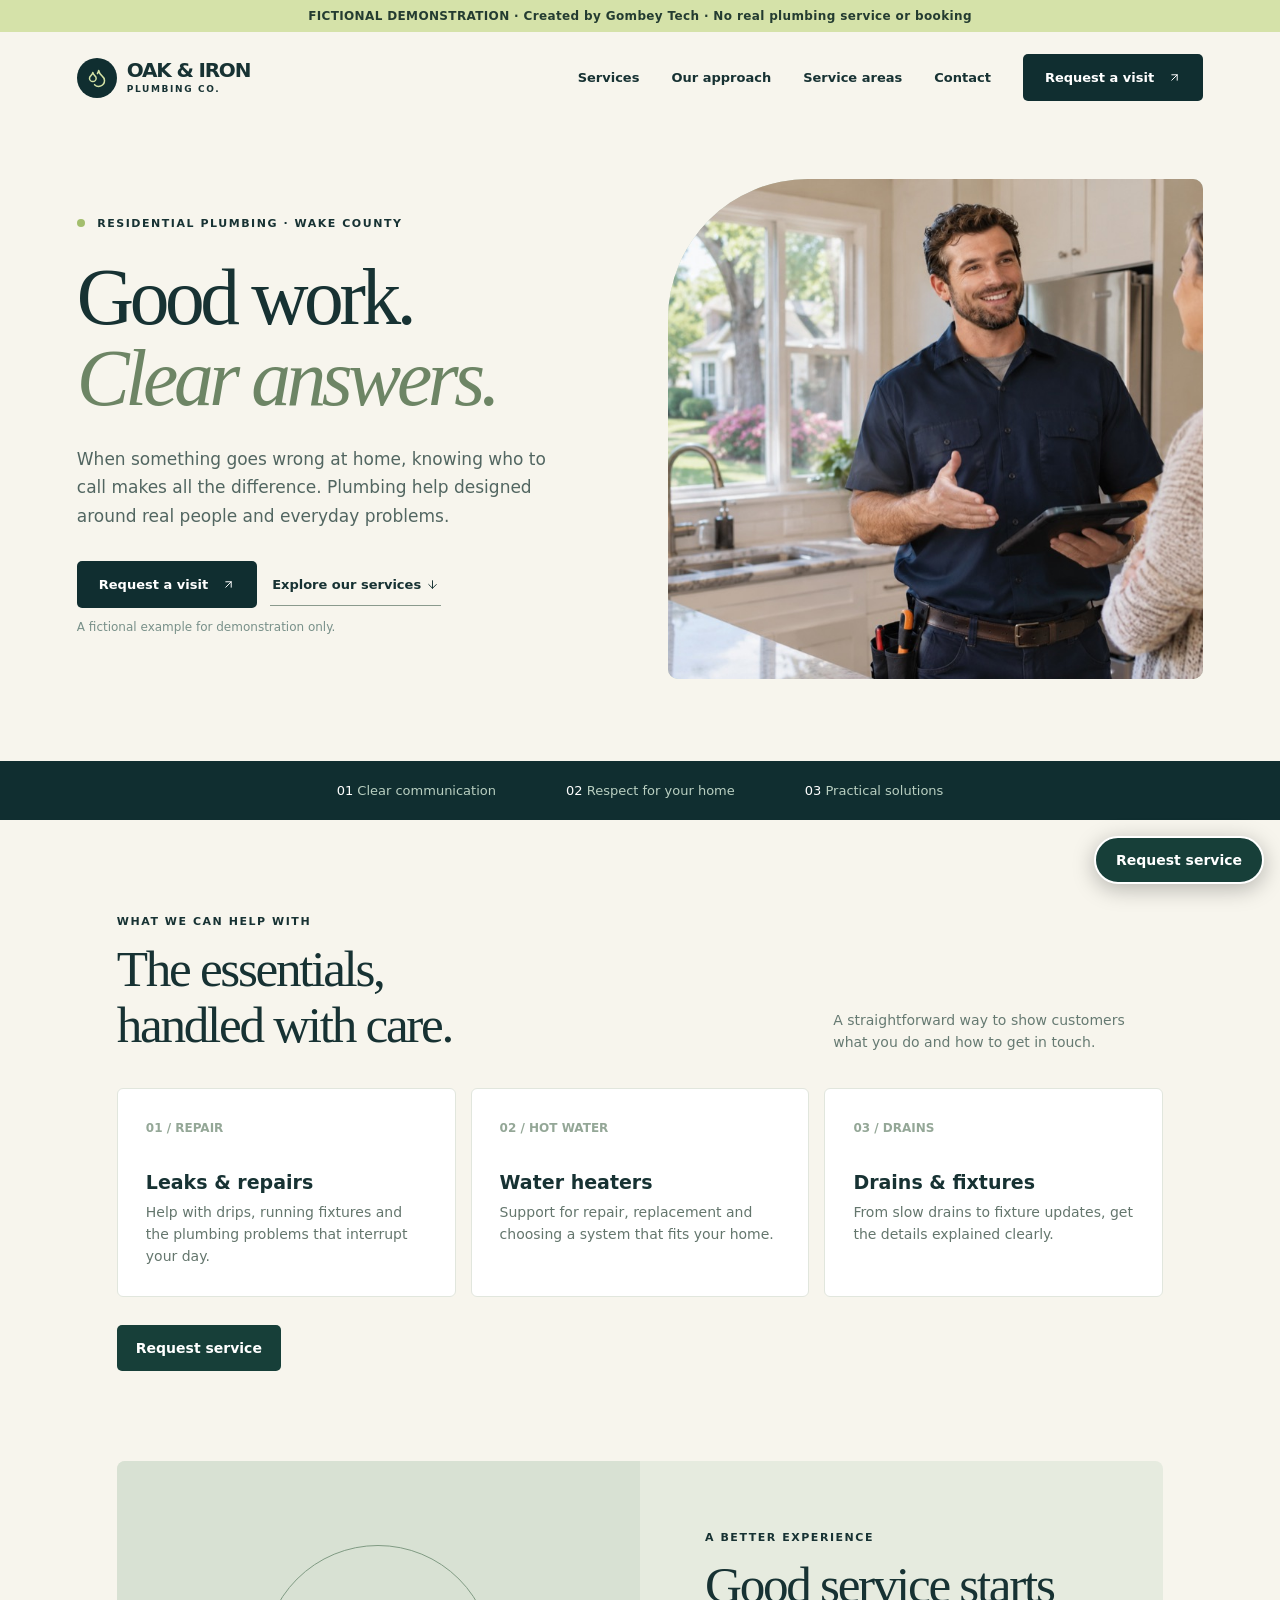
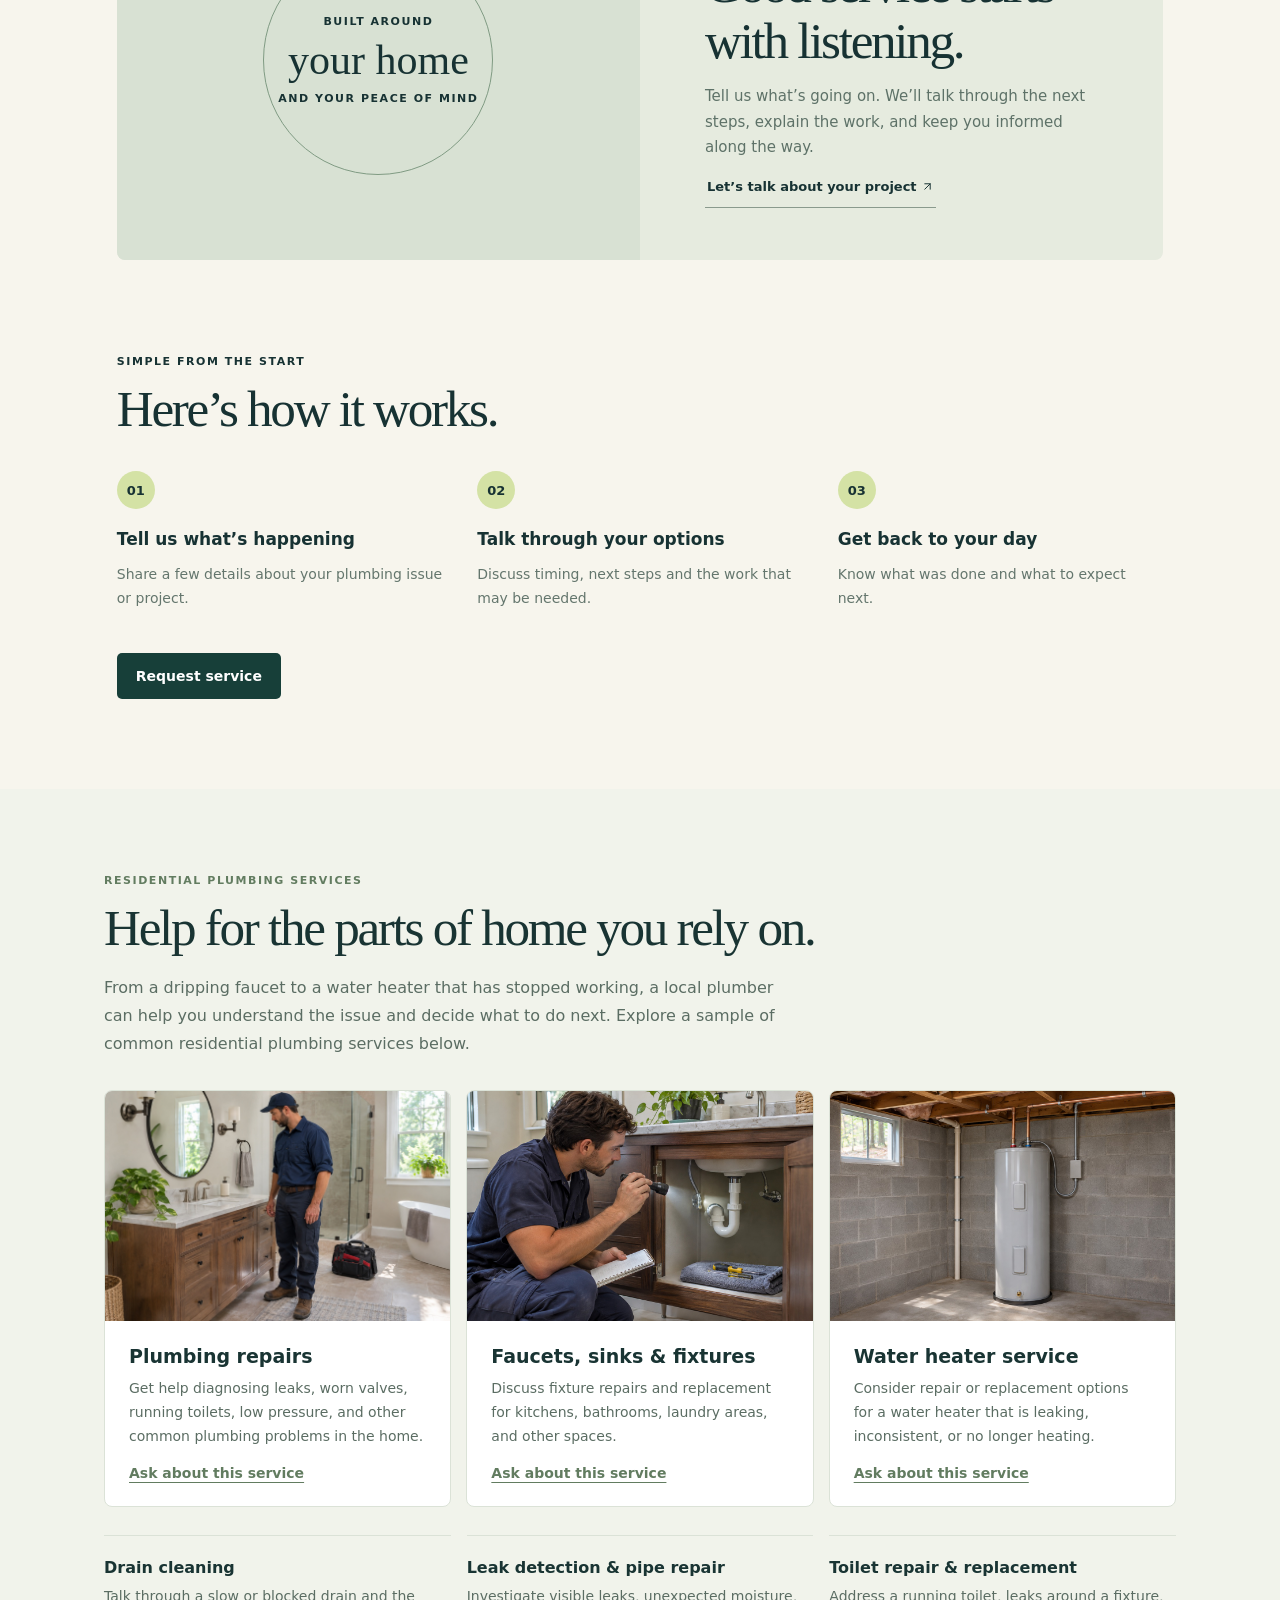
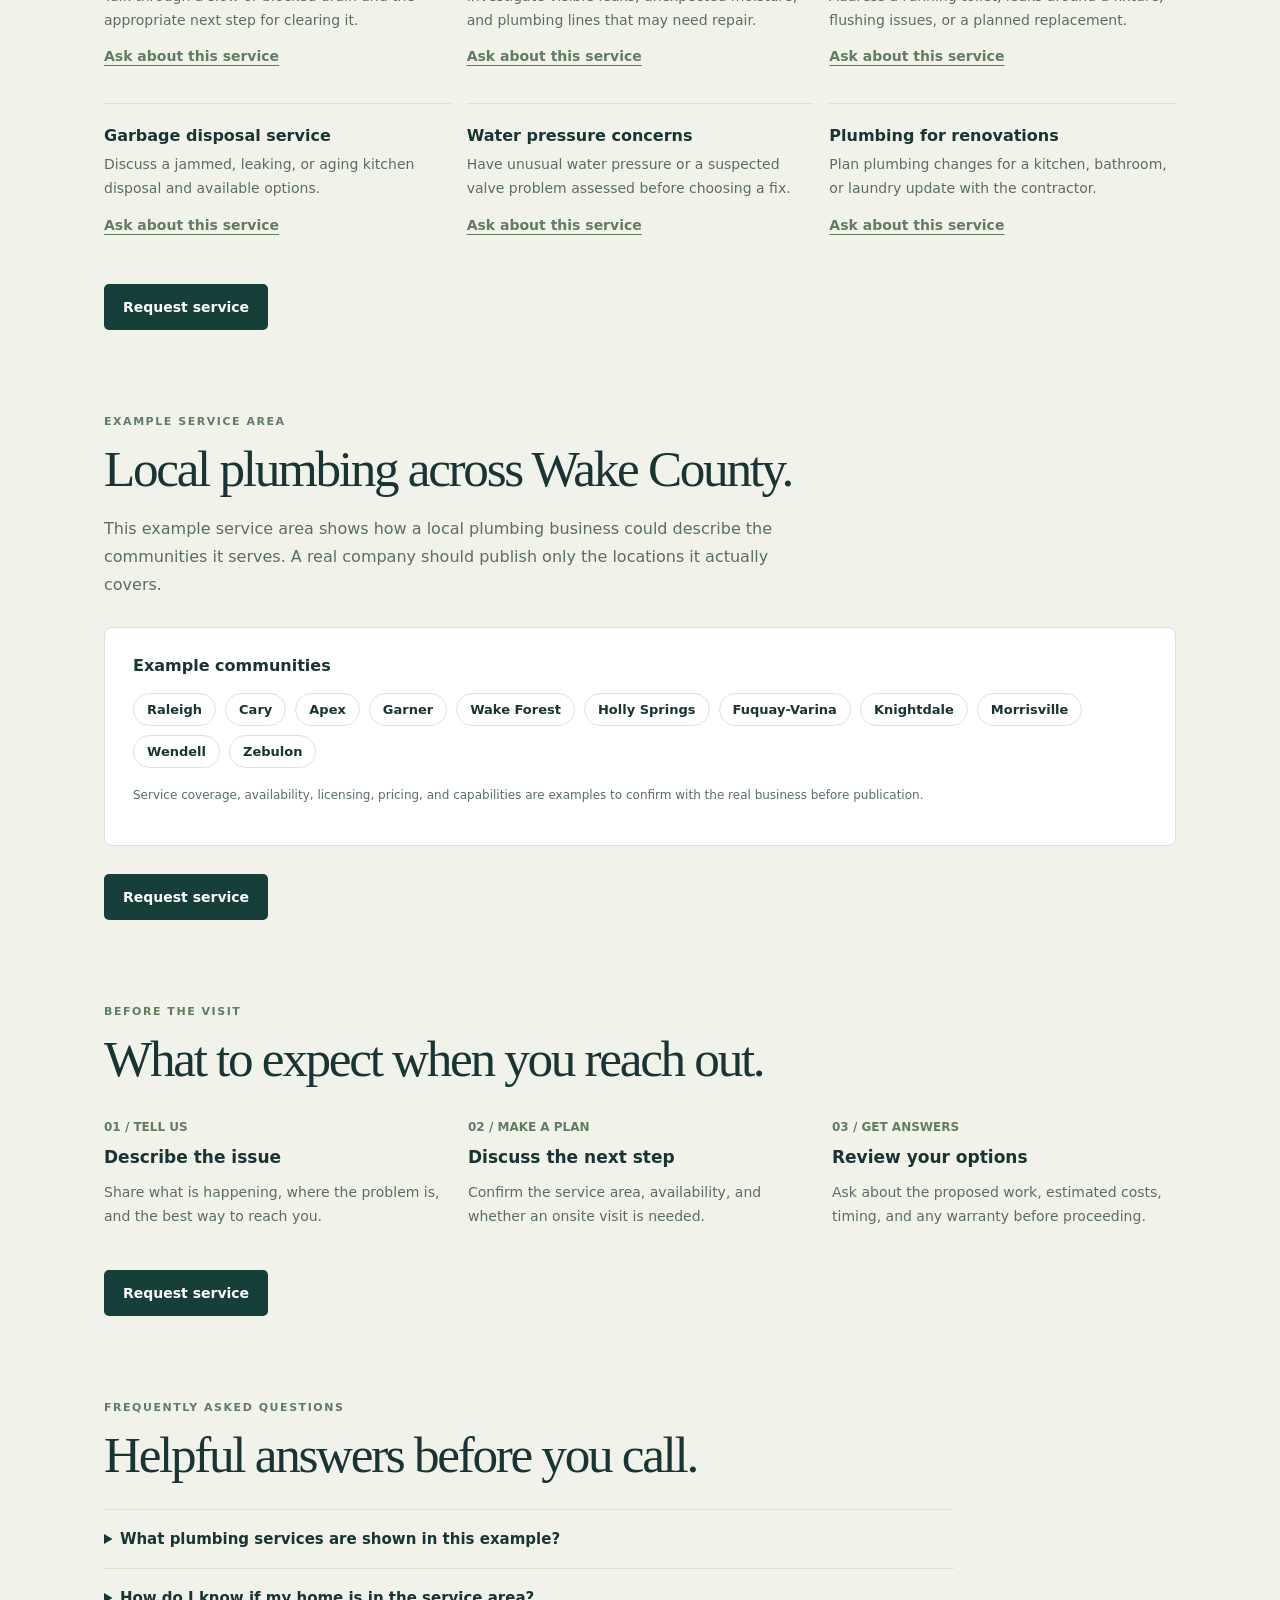
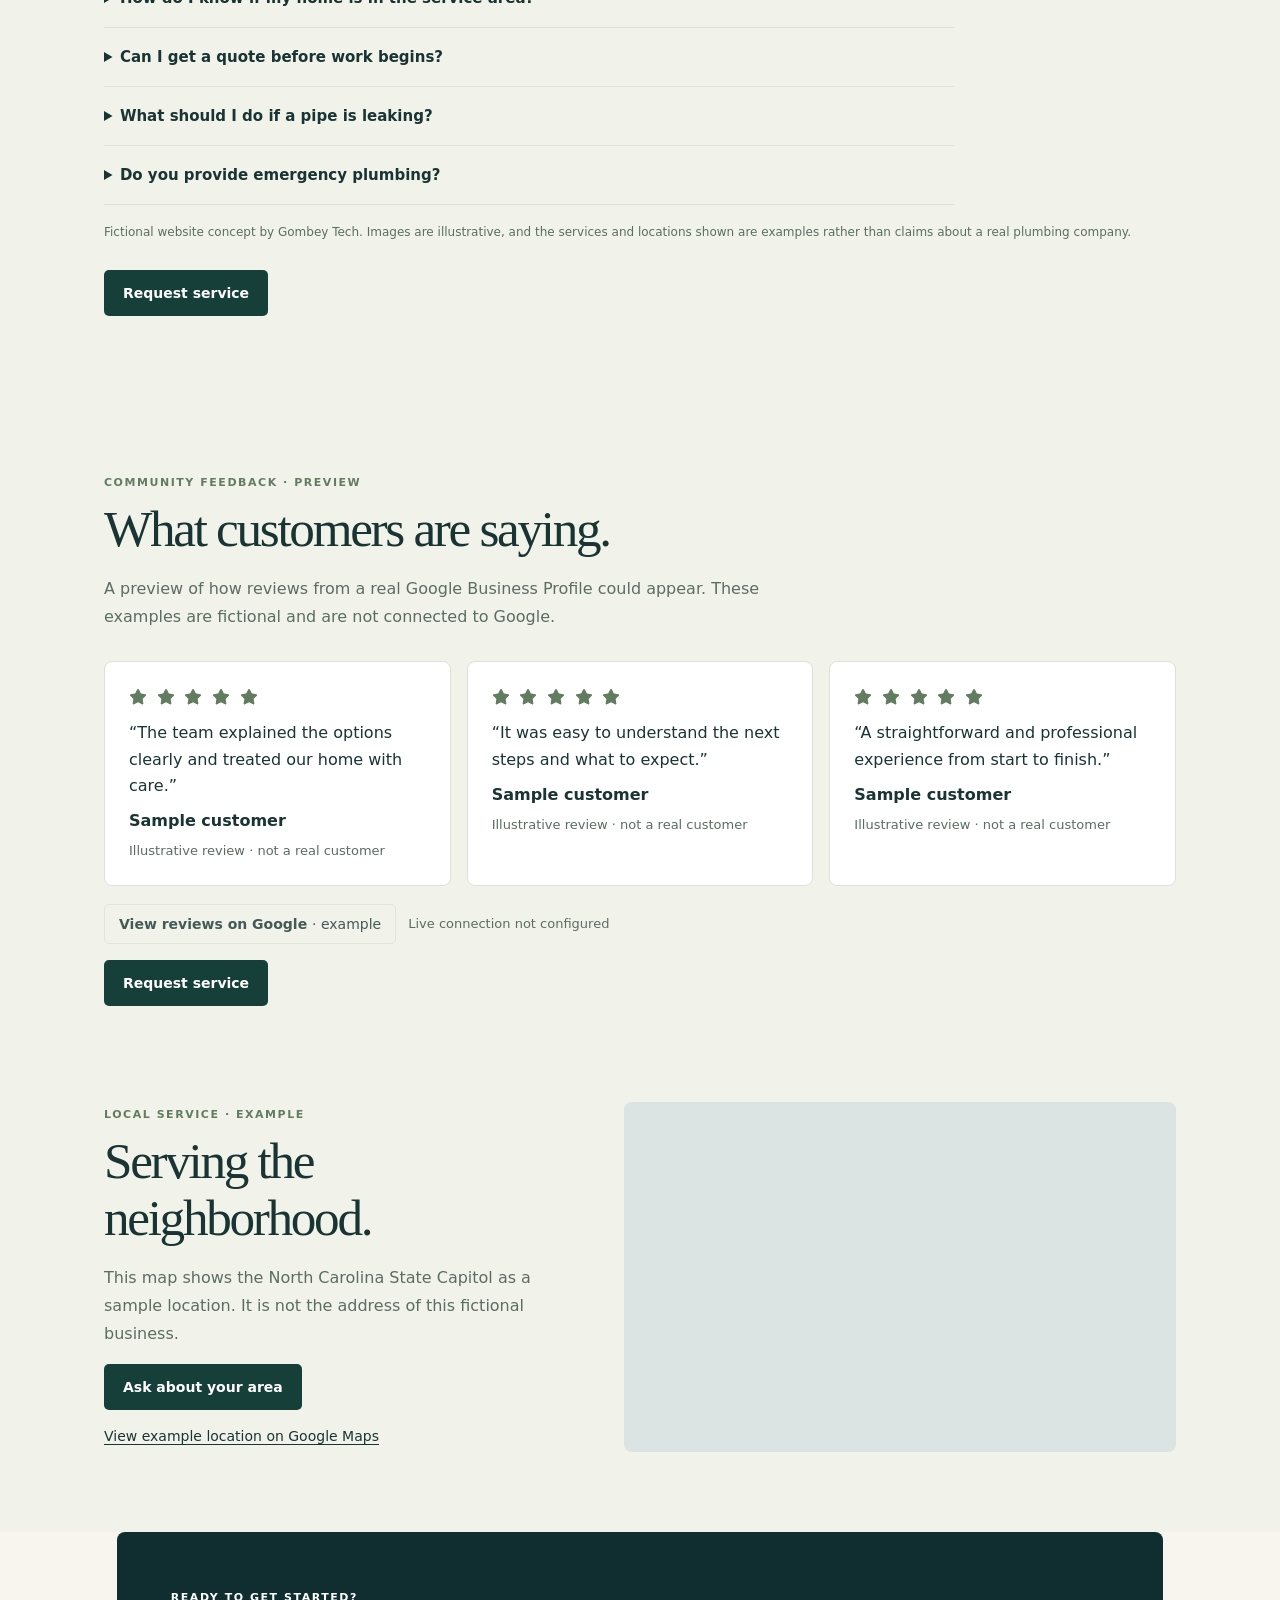
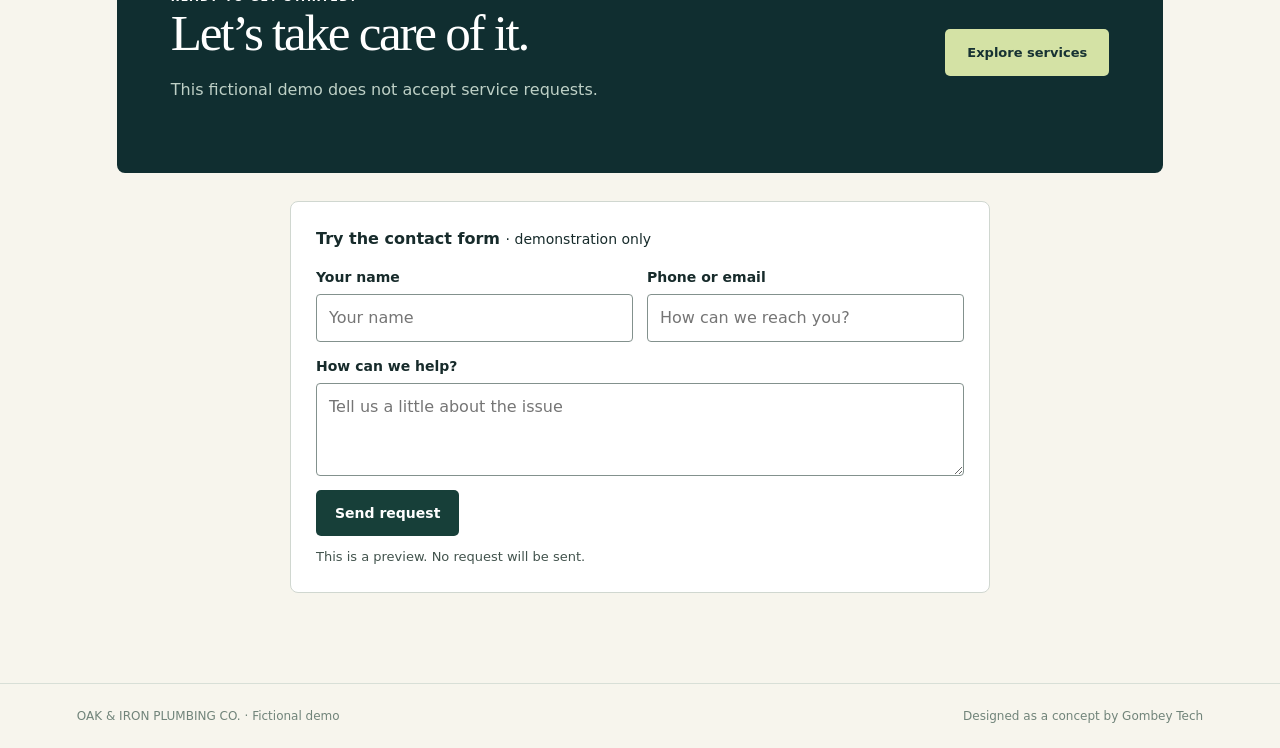
<file: index.html>
<!doctype html><html lang="en"><head><meta charset="utf-8"><meta name="viewport" content="width=device-width,initial-scale=1"><title>Oak & Iron Plumbing | Plumbing &amp; Water Heaters in Wake County (Demo)</title><meta name="robots" content="noindex, nofollow"><style>
:root{--navy:#102e30;--ink:#173233;--paper:#f7f5ed;--cream:#ebe7d9;--lime:#d4e2a5;--orange:#e3a76e}*{box-sizing:border-box}html{scroll-behavior:smooth}body{margin:0;background:var(--paper);color:var(--ink);font-family:system-ui,-apple-system,sans-serif}a{color:inherit;text-decoration:none}.demo{background:#d5e2a9;color:#243c31;text-align:center;padding:9px;font-size:12px;font-weight:700;letter-spacing:.03em}header{max-width:1300px;margin:auto;padding:22px 6%;display:flex;justify-content:space-between;align-items:center;gap:15px}.brand{font-weight:900;font-size:20px;letter-spacing:-.06em;line-height:1.05;display:flex;gap:10px;align-items:center}.brand i{font-style:normal;background:var(--navy);color:var(--lime);border-radius:100%;width:40px;height:40px;display:grid;place-items:center;font-size:20px}.brand small{display:block;font-size:9px;letter-spacing:.18em;margin-top:4px}nav{display:flex;gap:32px;align-items:center;font-size:13px;font-weight:700}.button{display:inline-flex;align-items:center;justify-content:center;gap:14px;background:var(--navy);color:white;border-radius:5px;padding:16px 22px;font-size:13px;font-weight:750}.button.light{background:var(--lime);color:var(--ink)}.hero{max-width:1300px;margin:auto;display:grid;grid-template-columns:1fr 1fr;gap:56px;align-items:center;padding:56px 6% 82px}.eyebrow{font-weight:800;letter-spacing:.14em;font-size:11px;text-transform:uppercase}.dot{display:inline-block;background:#a3be6d;width:8px;height:8px;border-radius:50%;margin-right:7px}h1{font-family:Georgia,serif;font-weight:500;letter-spacing:-.055em;line-height:1.02;font-size:clamp(50px,6.2vw,84px);margin:26px 0}h1 em{color:#6d8565;font-weight:normal}.desc{font-size:17px;line-height:1.7;color:#526661;max-width:490px}.actions{display:flex;gap:13px;align-items:center;margin-top:30px;flex-wrap:wrap}.text-link{font-weight:750;font-size:13px;border-bottom:1px solid #8a9a8d;padding:13px 2px}.hero-art{height:500px;border-radius:140px 10px 10px 10px;background:#c3d3c6;overflow:hidden;position:relative}.hero-art > svg:not(.lucide-icon){width:100%;height:100%;display:block}.badge{position:absolute;left:23px;bottom:23px;background:#f7f5ed;padding:16px 19px;border-radius:5px;display:flex;align-items:center;gap:13px;font-size:12px;font-weight:700;box-shadow:0 8px 28px #0002}.badge b{font-size:23px}.ribbon{background:var(--navy);color:white;padding:22px 6%;display:flex;justify-content:center;gap:70px;font-size:13px}.ribbon span{color:#b9cfc1}.wrap{max-width:1200px;margin:auto;padding:90px 6%}.sectionhead{display:flex;justify-content:space-between;gap:25px;align-items:end;margin-bottom:34px}h2{font-family:Georgia,serif;font-size:clamp(36px,4vw,52px);font-weight:500;letter-spacing:-.045em;margin:12px 0 0;line-height:1.1}.sectionhead p{color:#667a72;line-height:1.6;font-size:14px;max-width:330px;margin:0}.cards{display:grid;grid-template-columns:repeat(3,1fr);gap:15px}.card{background:white;border:1px solid #e1e6dd;padding:28px;border-radius:6px;min-height:190px}.card .n{font-size:12px;color:#94a797;font-weight:800}.card h3{font-size:19px;margin:35px 0 8px}.card p{color:#64766d;font-size:14px;line-height:1.6;margin:0}.split{display:grid;grid-template-columns:1fr 1fr;background:#e6ebdf;border-radius:8px;overflow:hidden}.split-art{padding:45px;background:#d8e1d3;display:flex;align-items:center;justify-content:center}.seal{border:1px solid #809b83;border-radius:50%;width:230px;height:230px;display:grid;place-content:center;text-align:center;gap:8px}.seal strong{font-family:Georgia,serif;font-size:42px;font-weight:400}.split-copy{padding:65px}.split-copy p{color:#5e7268;line-height:1.7;font-size:15px}.steps{display:grid;grid-template-columns:repeat(3,1fr);gap:35px}.steps b{display:grid;place-items:center;background:var(--lime);width:38px;height:38px;border-radius:50%;font-size:13px}.steps h3{font-size:17px;margin:20px 0 8px}.steps p{color:#64766d;font-size:14px;line-height:1.7}.cta{background:var(--navy);color:white;border-radius:8px;padding:54px;display:flex;justify-content:space-between;align-items:center;gap:28px}.cta p{color:#bed0c6;line-height:1.6}.cta h2{margin:0}.notice{font-size:12px;color:#789089}.footer{border-top:1px solid #d8dfd7;padding:25px 6%;display:flex;justify-content:space-between;font-size:12px;color:#71847a}.demo-controls{position:fixed;bottom:12px;right:12px;background:white;border:1px solid #b3c2b1;padding:10px 13px;font-size:11px;border-radius:5px;box-shadow:0 5px 20px #0002}.demo-controls a{text-decoration:underline}@media(max-width:720px){nav a:not(.button){display:none}header{padding:18px 5%}nav .button{padding:12px}.hero{grid-template-columns:1fr;gap:32px;padding:40px 5% 55px}h1{font-size:53px}.hero-art{height:330px;border-radius:90px 8px 8px 8px}.ribbon{gap:12px;justify-content:space-between;font-size:11px}.wrap{padding:62px 5%}.sectionhead{display:block}.sectionhead p{margin-top:15px}.cards,.steps,.split{grid-template-columns:1fr}.card{min-height:150px}.card h3{margin-top:22px}.split-copy{padding:35px}.split-art{min-height:260px}.cta{padding:32px;display:block}.footer{display:block}.demo-controls{position:static;text-align:center}}
</style><meta name="description" content="Fictional Oak & Iron Plumbing website concept demonstrating residential plumbing services, water heater repairs, drain cleaning, and example Wake County service areas."><meta property="og:title" content="Oak & Iron Plumbing | Gombey Tech demonstration"><meta property="og:description" content="A fictional residential plumbing website concept with example services and Wake County service areas."><link rel="stylesheet" href="./shared/site-content.css"><style>
/* Lucide icons: locally embedded; see LUCIDE-LICENSE.txt. */
.lucide-icon{display:inline-block;width:1em;height:1em;flex:none;vertical-align:-.14em;stroke-width:1.8}
.demo-stars .lucide-icon,.stars .lucide-icon{width:.95em;height:.95em;margin-right:.1em;vertical-align:-.08em;stroke-width:1.5}
</style></head><body data-concept="oak"><div class="demo">FICTIONAL DEMONSTRATION · Created by Gombey Tech · No real plumbing service or booking</div><header><a class="brand" href="#top"><i>
<svg aria-hidden="true" focusable="false" class="lucide-icon lucide lucide-droplets" xmlns="http://www.w3.org/2000/svg" viewBox="0 0 24 24" fill="none" stroke="currentColor" stroke-width="2" stroke-linecap="round" stroke-linejoin="round" ><path d="M7 16.3c2.2 0 4-1.83 4-4.05 0-1.16-.57-2.26-1.71-3.19S7.29 6.75 7 5.3c-.29 1.45-1.14 2.84-2.29 3.76S3 11.1 3 12.25c0 2.22 1.8 4.05 4 4.05z" /><path d="M12.56 6.6A10.97 10.97 0 0 0 14 3.02c.5 2.5 2 4.9 4 6.5s3 3.5 3 5.5a6.98 6.98 0 0 1-11.91 4.97" /></svg></i><span>OAK &amp; IRON<small>PLUMBING CO.</small></span></a><nav><a href="#services">Services</a><a href="#approach">Our approach</a><a href="#service-areas">Service areas</a><a href="#contact">Contact</a><a class="button" href="#contact">Request a visit 
<svg aria-hidden="true" focusable="false" class="lucide-icon lucide lucide-arrow-up-right" xmlns="http://www.w3.org/2000/svg" viewBox="0 0 24 24" fill="none" stroke="currentColor" stroke-width="2" stroke-linecap="round" stroke-linejoin="round" ><path d="M7 7h10v10" /><path d="M7 17 17 7" /></svg></a></nav></header><a class="demo-quick-cta" href="#contact">Request service</a><main id="top"><section class="hero"><div><span class="eyebrow"><span class="dot"></span> Residential plumbing · Wake County</span><h1>Good work.<br><em>Clear answers.</em></h1><p class="desc">When something goes wrong at home, knowing who to call makes all the difference. Plumbing help designed around real people and everyday problems.</p><div class="actions"><a class="button" href="#contact">Request a visit <span>
<svg aria-hidden="true" focusable="false" class="lucide-icon lucide lucide-arrow-up-right" xmlns="http://www.w3.org/2000/svg" viewBox="0 0 24 24" fill="none" stroke="currentColor" stroke-width="2" stroke-linecap="round" stroke-linejoin="round" ><path d="M7 7h10v10" /><path d="M7 17 17 7" /></svg></span></a><a class="text-link" href="#services">Explore our services 
<svg aria-hidden="true" focusable="false" class="lucide-icon lucide lucide-arrow-down" xmlns="http://www.w3.org/2000/svg" viewBox="0 0 24 24" fill="none" stroke="currentColor" stroke-width="2" stroke-linecap="round" stroke-linejoin="round" ><path d="M12 5v14" /><path d="m19 12-7 7-7-7" /></svg></a></div><p class="notice">A fictional example for demonstration only.</p></div><div class="hero-art"><img src="./assets/plumber-homeowner.jpg" alt="Plumbing professional speaking with a homeowner" class="ec-hero-photo"></div></section><div class="ribbon"><div>01 <span>Clear communication</span></div><div>02 <span>Respect for your home</span></div><div>03 <span>Practical solutions</span></div></div><section class="wrap" id="services"><div class="sectionhead"><div><span class="eyebrow">What we can help with</span><h2>The essentials,<br>handled with care.</h2></div><p>A straightforward way to show customers what you do and how to get in touch.</p></div><div class="cards"><article class="card"><span class="n">01 / REPAIR</span><h3>Leaks &amp; repairs</h3><p>Help with drips, running fixtures and the plumbing problems that interrupt your day.</p></article><article class="card"><span class="n">02 / HOT WATER</span><h3>Water heaters</h3><p>Support for repair, replacement and choosing a system that fits your home.</p></article><article class="card"><span class="n">03 / DRAINS</span><h3>Drains &amp; fixtures</h3><p>From slow drains to fixture updates, get the details explained clearly.</p></article></div><div class="demo-cta-row"><a class="demo-section-cta" href="#contact">Request service</a></div></section><section class="wrap" id="approach" style="padding-top:0"><div class="split"><div class="split-art"><div class="seal"><span class="eyebrow">Built around</span><strong>your home</strong><span class="eyebrow">And your peace of mind</span></div></div><div class="split-copy"><span class="eyebrow">A better experience</span><h2>Good service starts with listening.</h2><p>Tell us what’s going on. We’ll talk through the next steps, explain the work, and keep you informed along the way.</p><a class="text-link" href="#contact">Let’s talk about your project 
<svg aria-hidden="true" focusable="false" class="lucide-icon lucide lucide-arrow-up-right" xmlns="http://www.w3.org/2000/svg" viewBox="0 0 24 24" fill="none" stroke="currentColor" stroke-width="2" stroke-linecap="round" stroke-linejoin="round" ><path d="M7 7h10v10" /><path d="M7 17 17 7" /></svg></a></div></div></section><section class="wrap" style="padding-top:0"><div class="sectionhead"><div><span class="eyebrow">Simple from the start</span><h2>Here’s how it works.</h2></div></div><div class="steps"><div><b>01</b><h3>Tell us what’s happening</h3><p>Share a few details about your plumbing issue or project.</p></div><div><b>02</b><h3>Talk through your options</h3><p>Discuss timing, next steps and the work that may be needed.</p></div><div><b>03</b><h3>Get back to your day</h3><p>Know what was done and what to expect next.</p></div></div><div class="demo-cta-row"><a class="demo-section-cta" href="#contact">Request service</a></div></section><div class="expanded-content" id="more-services">
<section class="ec-wrap"><span class="ec-kicker">Residential plumbing services</span><h2 class="ec-title">Help for the parts of home you rely on.</h2><p class="ec-intro">From a dripping faucet to a water heater that has stopped working, a local plumber can help you understand the issue and decide what to do next. Explore a sample of common residential plumbing services below.</p><div class="ec-grid">
<article class="ec-card"><img src="./assets/plumber-bathroom-inspection.jpg" alt="A plumbing professional inspecting a bathroom sink" loading="lazy"><div class="ec-card-body"><h3>Plumbing repairs</h3><p>Get help diagnosing leaks, worn valves, running toilets, low pressure, and other common plumbing problems in the home.</p><a class="ec-service-link" href="#contact" aria-label="Ask about Plumbing repairs">Ask about this service</a></div></article>
<article class="ec-card"><img src="./assets/plumber-inspection-v2.jpg" alt="A plumbing professional inspecting pipes beneath a bathroom sink" loading="lazy"><div class="ec-card-body"><h3>Faucets, sinks &amp; fixtures</h3><p>Discuss fixture repairs and replacement for kitchens, bathrooms, laundry areas, and other spaces.</p><a class="ec-service-link" href="#contact" aria-label="Ask about Faucets, sinks &amp; fixtures">Ask about this service</a></div></article>
<article class="ec-card"><img src="./assets/water-heater-basement-v2.jpg" alt="Residential water heater in an unfinished basement" loading="lazy"><div class="ec-card-body"><h3>Water heater service</h3><p>Consider repair or replacement options for a water heater that is leaking, inconsistent, or no longer heating.</p><a class="ec-service-link" href="#contact" aria-label="Ask about Water heater service">Ask about this service</a></div></article></div>
<div class="ec-service-list"><article class="ec-list"><h3>Drain cleaning</h3><p>Talk through a slow or blocked drain and the appropriate next step for clearing it.</p><a class="ec-service-link" href="#contact" aria-label="Ask about Drain cleaning">Ask about this service</a></article><article class="ec-list"><h3>Leak detection &amp; pipe repair</h3><p>Investigate visible leaks, unexpected moisture, and plumbing lines that may need repair.</p><a class="ec-service-link" href="#contact" aria-label="Ask about Leak detection &amp; pipe repair">Ask about this service</a></article><article class="ec-list"><h3>Toilet repair &amp; replacement</h3><p>Address a running toilet, leaks around a fixture, flushing issues, or a planned replacement.</p><a class="ec-service-link" href="#contact" aria-label="Ask about Toilet repair &amp; replacement">Ask about this service</a></article><article class="ec-list"><h3>Garbage disposal service</h3><p>Discuss a jammed, leaking, or aging kitchen disposal and available options.</p><a class="ec-service-link" href="#contact" aria-label="Ask about Garbage disposal service">Ask about this service</a></article><article class="ec-list"><h3>Water pressure concerns</h3><p>Have unusual water pressure or a suspected valve problem assessed before choosing a fix.</p><a class="ec-service-link" href="#contact" aria-label="Ask about Water pressure concerns">Ask about this service</a></article><article class="ec-list"><h3>Plumbing for renovations</h3><p>Plan plumbing changes for a kitchen, bathroom, or laundry update with the contractor.</p><a class="ec-service-link" href="#contact" aria-label="Ask about Plumbing for renovations">Ask about this service</a></article></div><div class="demo-cta-row"><a class="demo-section-cta" href="#contact">Request service</a></div></section>
<section class="ec-wrap" id="service-areas" style="padding-top:0"><span class="ec-kicker">Example service area</span><h2 class="ec-title">Local plumbing across Wake County.</h2><p class="ec-intro">This example service area shows how a local plumbing business could describe the communities it serves. A real company should publish only the locations it actually covers.</p><div class="ec-areas"><strong>Example communities</strong><div class="ec-chips"><span>Raleigh</span><span>Cary</span><span>Apex</span><span>Garner</span><span>Wake Forest</span><span>Holly Springs</span><span>Fuquay-Varina</span><span>Knightdale</span><span>Morrisville</span><span>Wendell</span><span>Zebulon</span></div><p class="ec-disclaimer">Service coverage, availability, licensing, pricing, and capabilities are examples to confirm with the real business before publication.</p></div><div class="demo-cta-row"><a class="demo-section-cta" href="#contact">Request service</a></div></section>
<section class="ec-wrap" id="what-to-expect" style="padding-top:0"><span class="ec-kicker">Before the visit</span><h2 class="ec-title">What to expect when you reach out.</h2><div class="ec-steps"><div class="ec-step"><b>01 / TELL US</b><h3>Describe the issue</h3><p>Share what is happening, where the problem is, and the best way to reach you.</p></div><div class="ec-step"><b>02 / MAKE A PLAN</b><h3>Discuss the next step</h3><p>Confirm the service area, availability, and whether an onsite visit is needed.</p></div><div class="ec-step"><b>03 / GET ANSWERS</b><h3>Review your options</h3><p>Ask about the proposed work, estimated costs, timing, and any warranty before proceeding.</p></div></div><div class="demo-cta-row"><a class="demo-section-cta" href="#contact">Request service</a></div></section>
<section class="ec-wrap" id="faq" style="padding-top:0"><span class="ec-kicker">Frequently asked questions</span><h2 class="ec-title">Helpful answers before you call.</h2><div class="ec-faq"><details><summary>What plumbing services are shown in this example?</summary><p>This demo illustrates repairs, water heaters, fixtures, drains, leak concerns, and renovation work. A real company should replace this list with services it actually provides.</p></details><details><summary>How do I know if my home is in the service area?</summary><p>Contact the business with your town or ZIP code. Service boundaries and scheduling availability vary by company.</p></details><details><summary>Can I get a quote before work begins?</summary><p>Ask how the company handles estimates, diagnostic fees, and approval. Some work requires an onsite assessment before a firm price can be given.</p></details><details><summary>What should I do if a pipe is leaking?</summary><p>If it is safe, turn off the relevant water supply and contact a qualified plumber. For an immediate safety emergency, contact the appropriate emergency services.</p></details><details><summary>Do you provide emergency plumbing?</summary><p>Emergency availability varies. A real business should replace this sample answer with its actual hours and response process.</p></details></div><p class="ec-disclaimer">Fictional website concept by Gombey Tech. Images are illustrative, and the services and locations shown are examples rather than claims about a real plumbing company.</p><div class="demo-cta-row"><a class="demo-section-cta" href="#contact">Request service</a></div></section></div><div class="expanded-content demo-extras"><section class="ec-wrap demo-reviews" id="reviews"><div class="ec-kicker">Community feedback · preview</div><h2 class="ec-title">What customers are saying.</h2><p class="ec-intro">A preview of how reviews from a real Google Business Profile could appear. These examples are fictional and are not connected to Google.</p><div class="demo-review-grid"><article class="demo-review"><span class="demo-stars" aria-label="Example five-star rating">
<svg aria-hidden="true" focusable="false" class="lucide-icon lucide lucide-star" xmlns="http://www.w3.org/2000/svg" viewBox="0 0 24 24" fill="currentColor" stroke="currentColor" stroke-width="2" stroke-linecap="round" stroke-linejoin="round" ><path d="M11.525 2.295a.53.53 0 0 1 .95 0l2.31 4.679a2.123 2.123 0 0 0 1.595 1.16l5.166.756a.53.53 0 0 1 .294.904l-3.736 3.638a2.123 2.123 0 0 0-.611 1.878l.882 5.14a.53.53 0 0 1-.771.56l-4.618-2.428a2.122 2.122 0 0 0-1.973 0L6.396 21.01a.53.53 0 0 1-.77-.56l.881-5.139a2.122 2.122 0 0 0-.611-1.879L2.16 9.795a.53.53 0 0 1 .294-.906l5.165-.755a2.122 2.122 0 0 0 1.597-1.16z" /></svg>
<svg aria-hidden="true" focusable="false" class="lucide-icon lucide lucide-star" xmlns="http://www.w3.org/2000/svg" viewBox="0 0 24 24" fill="currentColor" stroke="currentColor" stroke-width="2" stroke-linecap="round" stroke-linejoin="round" ><path d="M11.525 2.295a.53.53 0 0 1 .95 0l2.31 4.679a2.123 2.123 0 0 0 1.595 1.16l5.166.756a.53.53 0 0 1 .294.904l-3.736 3.638a2.123 2.123 0 0 0-.611 1.878l.882 5.14a.53.53 0 0 1-.771.56l-4.618-2.428a2.122 2.122 0 0 0-1.973 0L6.396 21.01a.53.53 0 0 1-.77-.56l.881-5.139a2.122 2.122 0 0 0-.611-1.879L2.16 9.795a.53.53 0 0 1 .294-.906l5.165-.755a2.122 2.122 0 0 0 1.597-1.16z" /></svg>
<svg aria-hidden="true" focusable="false" class="lucide-icon lucide lucide-star" xmlns="http://www.w3.org/2000/svg" viewBox="0 0 24 24" fill="currentColor" stroke="currentColor" stroke-width="2" stroke-linecap="round" stroke-linejoin="round" ><path d="M11.525 2.295a.53.53 0 0 1 .95 0l2.31 4.679a2.123 2.123 0 0 0 1.595 1.16l5.166.756a.53.53 0 0 1 .294.904l-3.736 3.638a2.123 2.123 0 0 0-.611 1.878l.882 5.14a.53.53 0 0 1-.771.56l-4.618-2.428a2.122 2.122 0 0 0-1.973 0L6.396 21.01a.53.53 0 0 1-.77-.56l.881-5.139a2.122 2.122 0 0 0-.611-1.879L2.16 9.795a.53.53 0 0 1 .294-.906l5.165-.755a2.122 2.122 0 0 0 1.597-1.16z" /></svg>
<svg aria-hidden="true" focusable="false" class="lucide-icon lucide lucide-star" xmlns="http://www.w3.org/2000/svg" viewBox="0 0 24 24" fill="currentColor" stroke="currentColor" stroke-width="2" stroke-linecap="round" stroke-linejoin="round" ><path d="M11.525 2.295a.53.53 0 0 1 .95 0l2.31 4.679a2.123 2.123 0 0 0 1.595 1.16l5.166.756a.53.53 0 0 1 .294.904l-3.736 3.638a2.123 2.123 0 0 0-.611 1.878l.882 5.14a.53.53 0 0 1-.771.56l-4.618-2.428a2.122 2.122 0 0 0-1.973 0L6.396 21.01a.53.53 0 0 1-.77-.56l.881-5.139a2.122 2.122 0 0 0-.611-1.879L2.16 9.795a.53.53 0 0 1 .294-.906l5.165-.755a2.122 2.122 0 0 0 1.597-1.16z" /></svg>
<svg aria-hidden="true" focusable="false" class="lucide-icon lucide lucide-star" xmlns="http://www.w3.org/2000/svg" viewBox="0 0 24 24" fill="currentColor" stroke="currentColor" stroke-width="2" stroke-linecap="round" stroke-linejoin="round" ><path d="M11.525 2.295a.53.53 0 0 1 .95 0l2.31 4.679a2.123 2.123 0 0 0 1.595 1.16l5.166.756a.53.53 0 0 1 .294.904l-3.736 3.638a2.123 2.123 0 0 0-.611 1.878l.882 5.14a.53.53 0 0 1-.771.56l-4.618-2.428a2.122 2.122 0 0 0-1.973 0L6.396 21.01a.53.53 0 0 1-.77-.56l.881-5.139a2.122 2.122 0 0 0-.611-1.879L2.16 9.795a.53.53 0 0 1 .294-.906l5.165-.755a2.122 2.122 0 0 0 1.597-1.16z" /></svg></span><p>“The team explained the options clearly and treated our home with care.”</p><strong>Sample customer</strong><small>Illustrative review · not a real customer</small></article><article class="demo-review"><span class="demo-stars" aria-label="Example five-star rating">
<svg aria-hidden="true" focusable="false" class="lucide-icon lucide lucide-star" xmlns="http://www.w3.org/2000/svg" viewBox="0 0 24 24" fill="currentColor" stroke="currentColor" stroke-width="2" stroke-linecap="round" stroke-linejoin="round" ><path d="M11.525 2.295a.53.53 0 0 1 .95 0l2.31 4.679a2.123 2.123 0 0 0 1.595 1.16l5.166.756a.53.53 0 0 1 .294.904l-3.736 3.638a2.123 2.123 0 0 0-.611 1.878l.882 5.14a.53.53 0 0 1-.771.56l-4.618-2.428a2.122 2.122 0 0 0-1.973 0L6.396 21.01a.53.53 0 0 1-.77-.56l.881-5.139a2.122 2.122 0 0 0-.611-1.879L2.16 9.795a.53.53 0 0 1 .294-.906l5.165-.755a2.122 2.122 0 0 0 1.597-1.16z" /></svg>
<svg aria-hidden="true" focusable="false" class="lucide-icon lucide lucide-star" xmlns="http://www.w3.org/2000/svg" viewBox="0 0 24 24" fill="currentColor" stroke="currentColor" stroke-width="2" stroke-linecap="round" stroke-linejoin="round" ><path d="M11.525 2.295a.53.53 0 0 1 .95 0l2.31 4.679a2.123 2.123 0 0 0 1.595 1.16l5.166.756a.53.53 0 0 1 .294.904l-3.736 3.638a2.123 2.123 0 0 0-.611 1.878l.882 5.14a.53.53 0 0 1-.771.56l-4.618-2.428a2.122 2.122 0 0 0-1.973 0L6.396 21.01a.53.53 0 0 1-.77-.56l.881-5.139a2.122 2.122 0 0 0-.611-1.879L2.16 9.795a.53.53 0 0 1 .294-.906l5.165-.755a2.122 2.122 0 0 0 1.597-1.16z" /></svg>
<svg aria-hidden="true" focusable="false" class="lucide-icon lucide lucide-star" xmlns="http://www.w3.org/2000/svg" viewBox="0 0 24 24" fill="currentColor" stroke="currentColor" stroke-width="2" stroke-linecap="round" stroke-linejoin="round" ><path d="M11.525 2.295a.53.53 0 0 1 .95 0l2.31 4.679a2.123 2.123 0 0 0 1.595 1.16l5.166.756a.53.53 0 0 1 .294.904l-3.736 3.638a2.123 2.123 0 0 0-.611 1.878l.882 5.14a.53.53 0 0 1-.771.56l-4.618-2.428a2.122 2.122 0 0 0-1.973 0L6.396 21.01a.53.53 0 0 1-.77-.56l.881-5.139a2.122 2.122 0 0 0-.611-1.879L2.16 9.795a.53.53 0 0 1 .294-.906l5.165-.755a2.122 2.122 0 0 0 1.597-1.16z" /></svg>
<svg aria-hidden="true" focusable="false" class="lucide-icon lucide lucide-star" xmlns="http://www.w3.org/2000/svg" viewBox="0 0 24 24" fill="currentColor" stroke="currentColor" stroke-width="2" stroke-linecap="round" stroke-linejoin="round" ><path d="M11.525 2.295a.53.53 0 0 1 .95 0l2.31 4.679a2.123 2.123 0 0 0 1.595 1.16l5.166.756a.53.53 0 0 1 .294.904l-3.736 3.638a2.123 2.123 0 0 0-.611 1.878l.882 5.14a.53.53 0 0 1-.771.56l-4.618-2.428a2.122 2.122 0 0 0-1.973 0L6.396 21.01a.53.53 0 0 1-.77-.56l.881-5.139a2.122 2.122 0 0 0-.611-1.879L2.16 9.795a.53.53 0 0 1 .294-.906l5.165-.755a2.122 2.122 0 0 0 1.597-1.16z" /></svg>
<svg aria-hidden="true" focusable="false" class="lucide-icon lucide lucide-star" xmlns="http://www.w3.org/2000/svg" viewBox="0 0 24 24" fill="currentColor" stroke="currentColor" stroke-width="2" stroke-linecap="round" stroke-linejoin="round" ><path d="M11.525 2.295a.53.53 0 0 1 .95 0l2.31 4.679a2.123 2.123 0 0 0 1.595 1.16l5.166.756a.53.53 0 0 1 .294.904l-3.736 3.638a2.123 2.123 0 0 0-.611 1.878l.882 5.14a.53.53 0 0 1-.771.56l-4.618-2.428a2.122 2.122 0 0 0-1.973 0L6.396 21.01a.53.53 0 0 1-.77-.56l.881-5.139a2.122 2.122 0 0 0-.611-1.879L2.16 9.795a.53.53 0 0 1 .294-.906l5.165-.755a2.122 2.122 0 0 0 1.597-1.16z" /></svg></span><p>“It was easy to understand the next steps and what to expect.”</p><strong>Sample customer</strong><small>Illustrative review · not a real customer</small></article><article class="demo-review"><span class="demo-stars" aria-label="Example five-star rating">
<svg aria-hidden="true" focusable="false" class="lucide-icon lucide lucide-star" xmlns="http://www.w3.org/2000/svg" viewBox="0 0 24 24" fill="currentColor" stroke="currentColor" stroke-width="2" stroke-linecap="round" stroke-linejoin="round" ><path d="M11.525 2.295a.53.53 0 0 1 .95 0l2.31 4.679a2.123 2.123 0 0 0 1.595 1.16l5.166.756a.53.53 0 0 1 .294.904l-3.736 3.638a2.123 2.123 0 0 0-.611 1.878l.882 5.14a.53.53 0 0 1-.771.56l-4.618-2.428a2.122 2.122 0 0 0-1.973 0L6.396 21.01a.53.53 0 0 1-.77-.56l.881-5.139a2.122 2.122 0 0 0-.611-1.879L2.16 9.795a.53.53 0 0 1 .294-.906l5.165-.755a2.122 2.122 0 0 0 1.597-1.16z" /></svg>
<svg aria-hidden="true" focusable="false" class="lucide-icon lucide lucide-star" xmlns="http://www.w3.org/2000/svg" viewBox="0 0 24 24" fill="currentColor" stroke="currentColor" stroke-width="2" stroke-linecap="round" stroke-linejoin="round" ><path d="M11.525 2.295a.53.53 0 0 1 .95 0l2.31 4.679a2.123 2.123 0 0 0 1.595 1.16l5.166.756a.53.53 0 0 1 .294.904l-3.736 3.638a2.123 2.123 0 0 0-.611 1.878l.882 5.14a.53.53 0 0 1-.771.56l-4.618-2.428a2.122 2.122 0 0 0-1.973 0L6.396 21.01a.53.53 0 0 1-.77-.56l.881-5.139a2.122 2.122 0 0 0-.611-1.879L2.16 9.795a.53.53 0 0 1 .294-.906l5.165-.755a2.122 2.122 0 0 0 1.597-1.16z" /></svg>
<svg aria-hidden="true" focusable="false" class="lucide-icon lucide lucide-star" xmlns="http://www.w3.org/2000/svg" viewBox="0 0 24 24" fill="currentColor" stroke="currentColor" stroke-width="2" stroke-linecap="round" stroke-linejoin="round" ><path d="M11.525 2.295a.53.53 0 0 1 .95 0l2.31 4.679a2.123 2.123 0 0 0 1.595 1.16l5.166.756a.53.53 0 0 1 .294.904l-3.736 3.638a2.123 2.123 0 0 0-.611 1.878l.882 5.14a.53.53 0 0 1-.771.56l-4.618-2.428a2.122 2.122 0 0 0-1.973 0L6.396 21.01a.53.53 0 0 1-.77-.56l.881-5.139a2.122 2.122 0 0 0-.611-1.879L2.16 9.795a.53.53 0 0 1 .294-.906l5.165-.755a2.122 2.122 0 0 0 1.597-1.16z" /></svg>
<svg aria-hidden="true" focusable="false" class="lucide-icon lucide lucide-star" xmlns="http://www.w3.org/2000/svg" viewBox="0 0 24 24" fill="currentColor" stroke="currentColor" stroke-width="2" stroke-linecap="round" stroke-linejoin="round" ><path d="M11.525 2.295a.53.53 0 0 1 .95 0l2.31 4.679a2.123 2.123 0 0 0 1.595 1.16l5.166.756a.53.53 0 0 1 .294.904l-3.736 3.638a2.123 2.123 0 0 0-.611 1.878l.882 5.14a.53.53 0 0 1-.771.56l-4.618-2.428a2.122 2.122 0 0 0-1.973 0L6.396 21.01a.53.53 0 0 1-.77-.56l.881-5.139a2.122 2.122 0 0 0-.611-1.879L2.16 9.795a.53.53 0 0 1 .294-.906l5.165-.755a2.122 2.122 0 0 0 1.597-1.16z" /></svg>
<svg aria-hidden="true" focusable="false" class="lucide-icon lucide lucide-star" xmlns="http://www.w3.org/2000/svg" viewBox="0 0 24 24" fill="currentColor" stroke="currentColor" stroke-width="2" stroke-linecap="round" stroke-linejoin="round" ><path d="M11.525 2.295a.53.53 0 0 1 .95 0l2.31 4.679a2.123 2.123 0 0 0 1.595 1.16l5.166.756a.53.53 0 0 1 .294.904l-3.736 3.638a2.123 2.123 0 0 0-.611 1.878l.882 5.14a.53.53 0 0 1-.771.56l-4.618-2.428a2.122 2.122 0 0 0-1.973 0L6.396 21.01a.53.53 0 0 1-.77-.56l.881-5.139a2.122 2.122 0 0 0-.611-1.879L2.16 9.795a.53.53 0 0 1 .294-.906l5.165-.755a2.122 2.122 0 0 0 1.597-1.16z" /></svg></span><p>“A straightforward and professional experience from start to finish.”</p><strong>Sample customer</strong><small>Illustrative review · not a real customer</small></article></div><div class="demo-review-footer"><button type="button" class="demo-review-link" disabled>View reviews on Google <span>· example</span></button><span class="demo-google-note">Live connection not configured</span></div><p><a class="demo-section-cta" href="#contact">Request service</a></p></section><section class="ec-wrap demo-map-section" id="map"><div class="demo-map-copy"><div class="ec-kicker">Local service · example</div><h2 class="ec-title">Serving the neighborhood.</h2><p class="ec-intro">This map shows the North Carolina State Capitol as a sample location. It is not the address of this fictional business.</p><p><a class="demo-section-cta" href="#contact">Ask about your area</a></p><a class="demo-map-link" href="https://www.google.com/maps/search/?api=1&amp;query=North+Carolina+State+Capitol" target="_blank" rel="noopener noreferrer">View example location on Google Maps</a></div><iframe title="Example map showing North Carolina State Capitol, Raleigh" src="https://maps.google.com/maps?q=North%20Carolina%20State%20Capitol%2C%20Raleigh%2C%20NC&amp;z=13&amp;output=embed" loading="lazy" referrerpolicy="strict-origin-when-cross-origin" allowfullscreen></iframe></section></div><section class="wrap" id="contact" style="padding-top:0"><div class="cta"><div><span class="eyebrow">Ready to get started?</span><h2>Let’s take care of it.</h2><p>This fictional demo does not accept service requests.</p></div><a class="button light" href="#services">Explore services</a></div><form class="demo-contact-form" data-demo-form><p class="demo-form-label">Try the contact form <span>· demonstration only</span></p><div class="demo-form-grid"><label>Your name<input name="name" autocomplete="name" required placeholder="Your name"></label><label>Phone or email<input name="contact" autocomplete="off" required placeholder="How can we reach you?"></label></div><label>How can we help?<textarea name="message" required rows="3" placeholder="Tell us a little about the issue"></textarea></label><button type="submit">Send request</button><p class="demo-form-status" role="status" aria-live="polite">This is a preview. No request will be sent.</p></form></section></main><footer class="footer"><span>OAK &amp; IRON PLUMBING CO. · Fictional demo</span><span>Designed as a concept by Gombey Tech</span></footer><script src="./shared/demo-contact.js" defer></script><script src="./shared/demo-polish.js" defer></script></body></html>
</file>
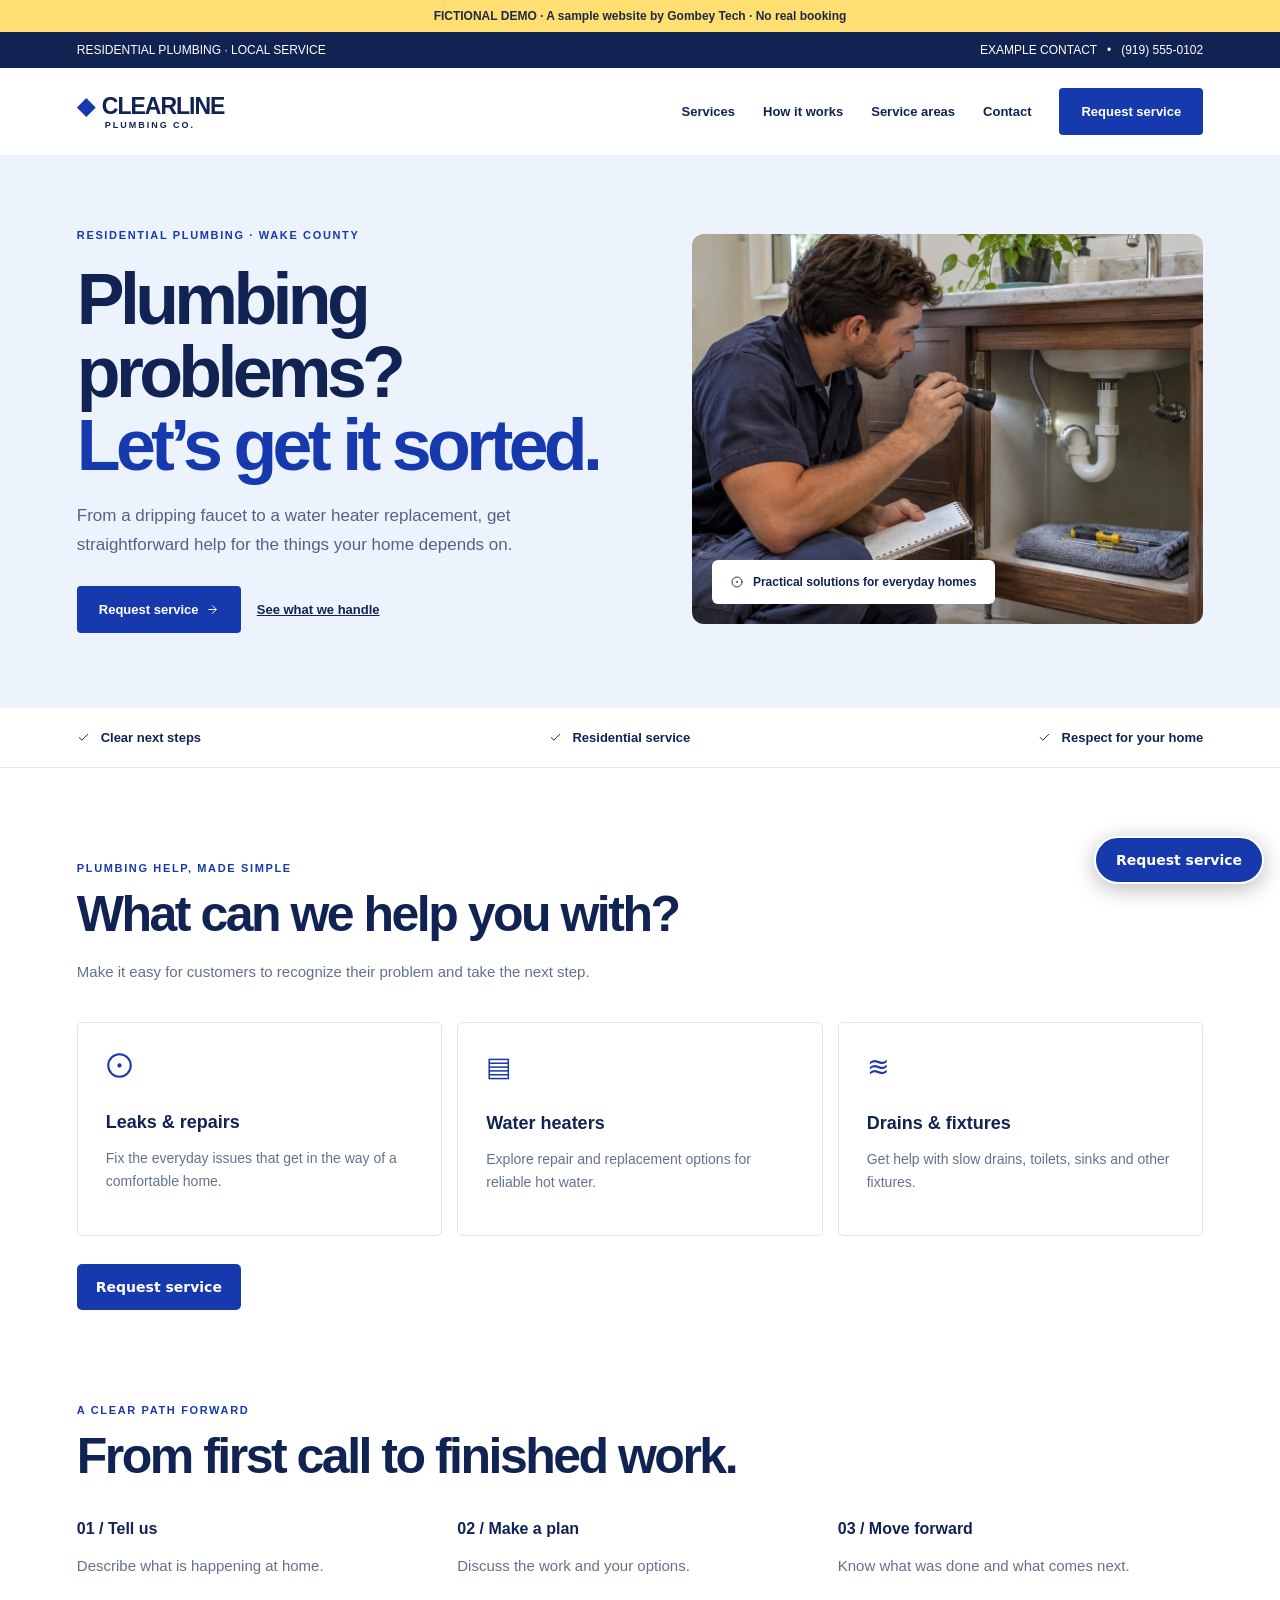
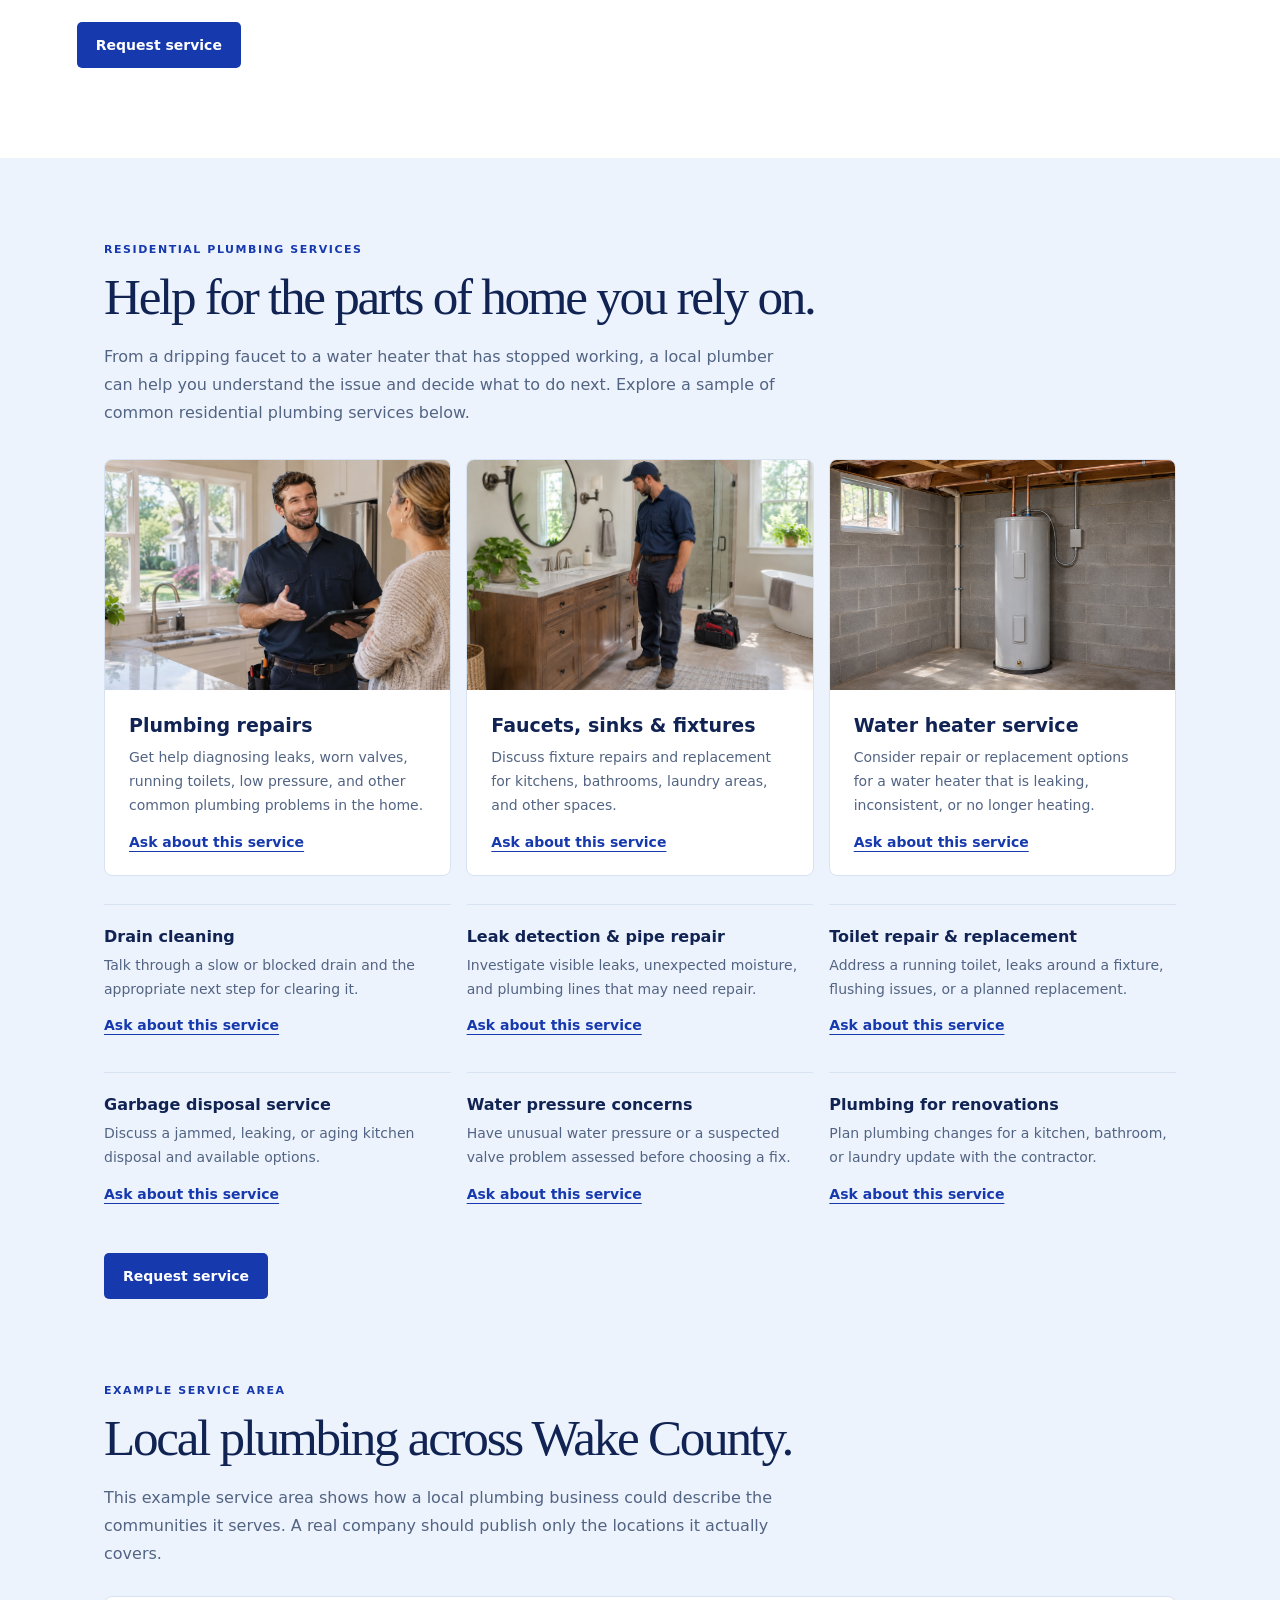
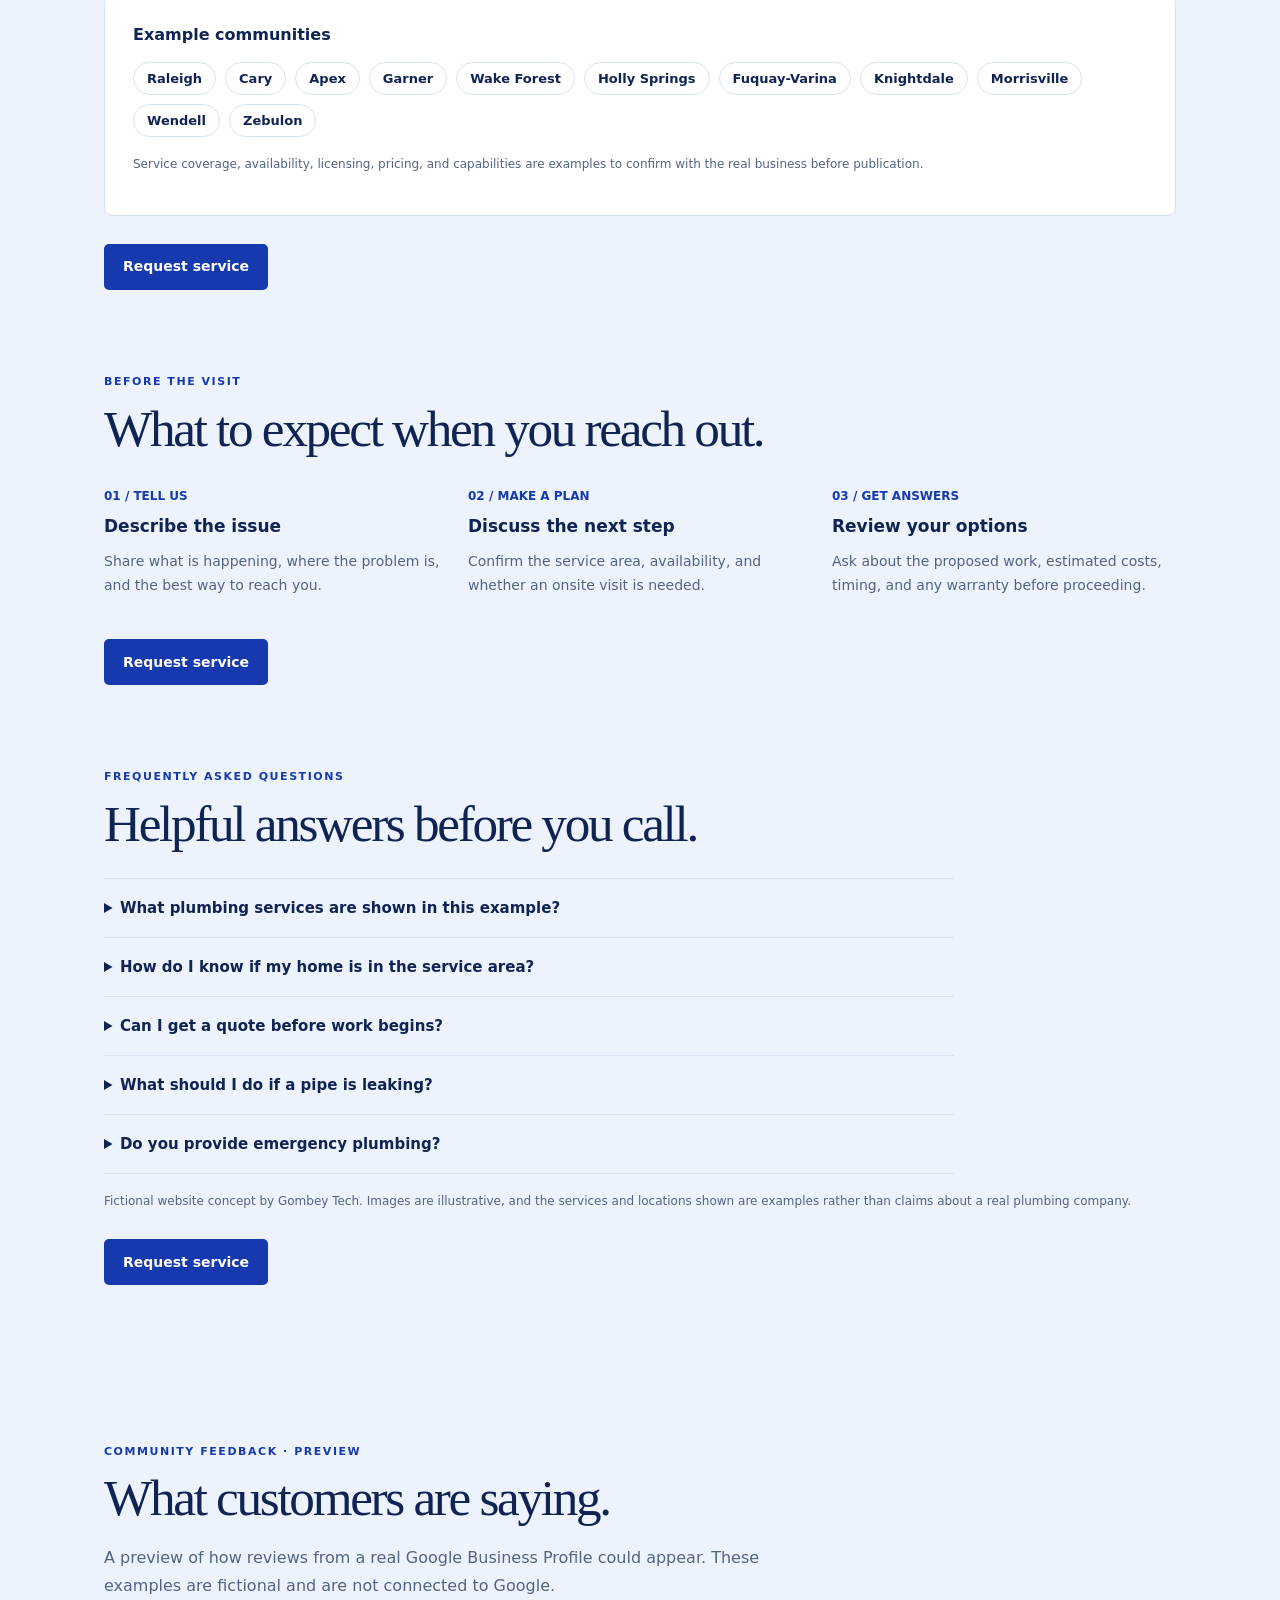
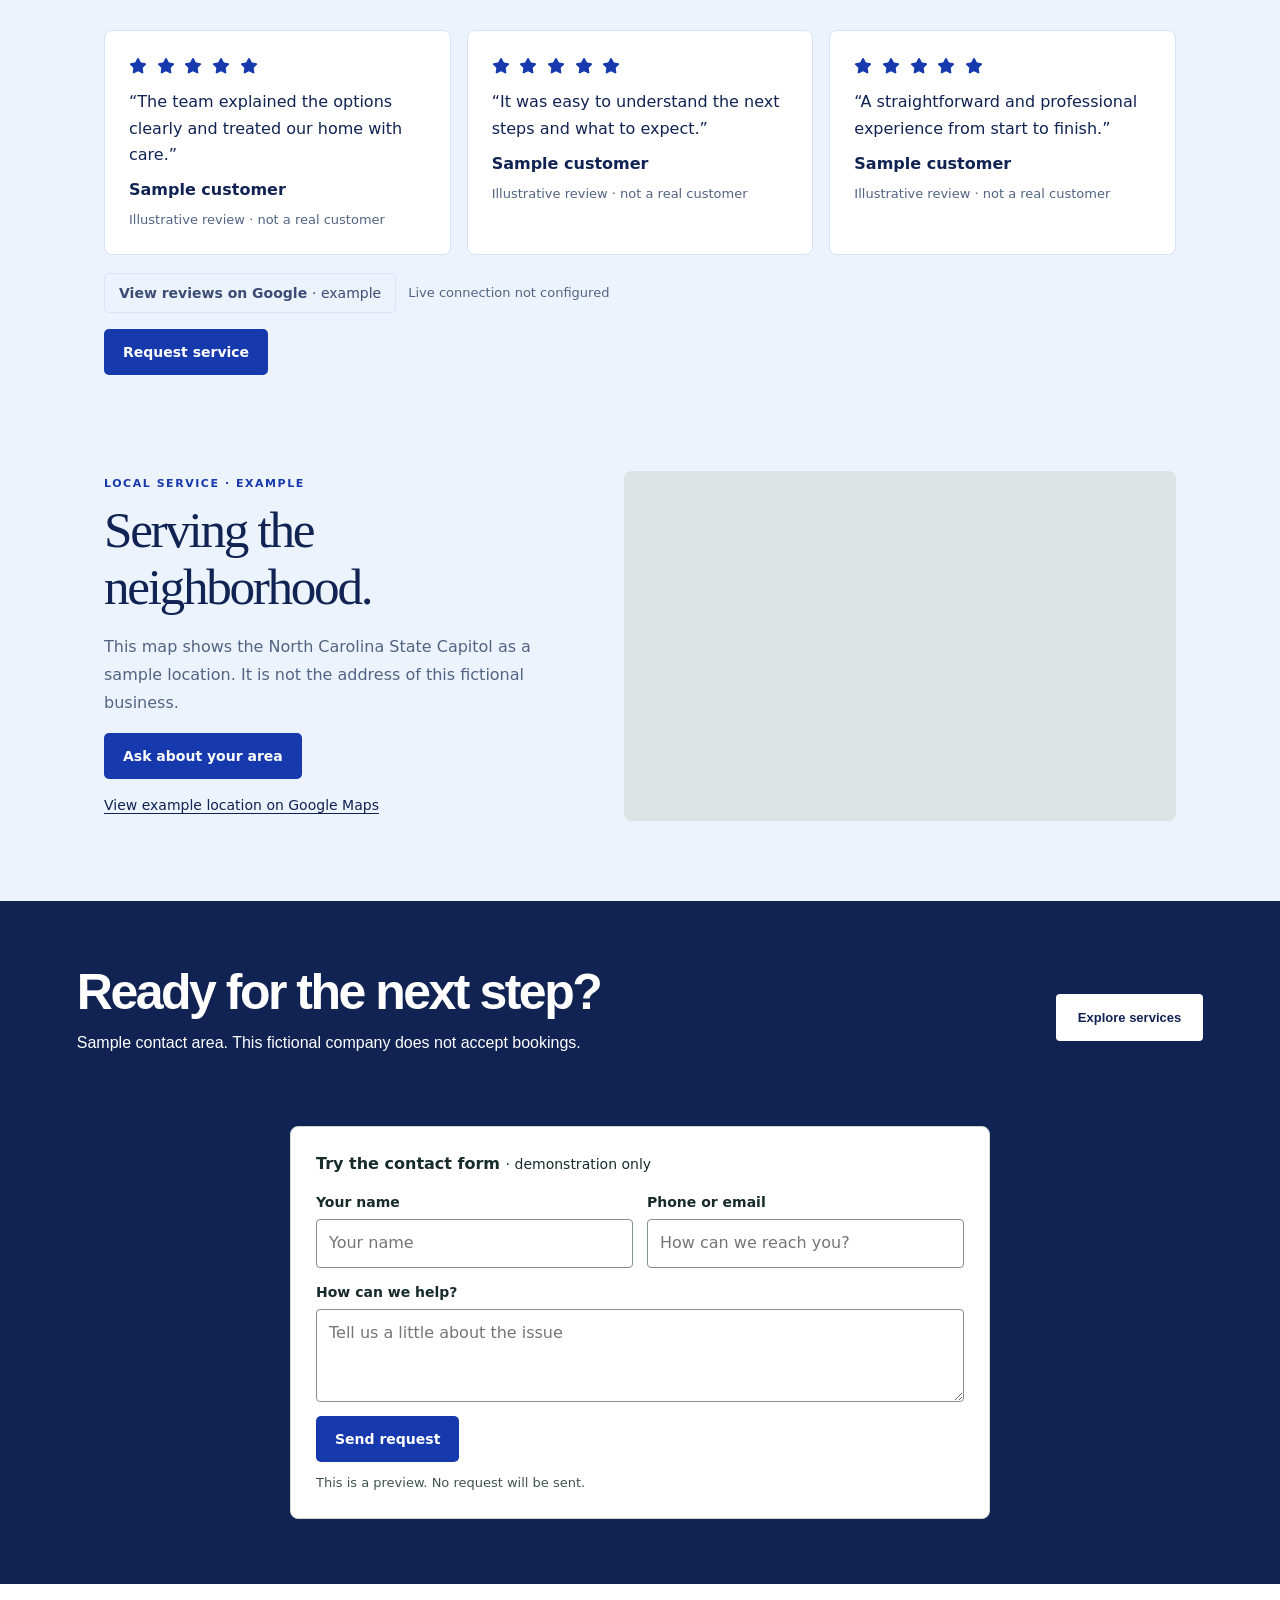
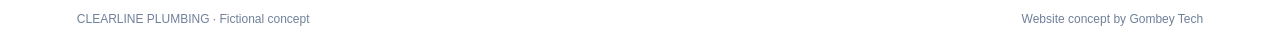
<file: blueprint/index.html>
<!doctype html><html lang="en"><head><meta charset="utf-8"><meta name="viewport" content="width=device-width,initial-scale=1"><title>Clearline Plumbing | Plumbing &amp; Water Heaters in Wake County (Demo)</title><meta name="robots" content="noindex,nofollow"><style>
:root{--blue:#1639ad;--ink:#102353;--light:#edf3fd}*{box-sizing:border-box}html{scroll-behavior:smooth}body{margin:0;color:var(--ink);background:#fff;font-family:Arial,sans-serif}.demo{text-align:center;font-size:12px;font-weight:bold;padding:9px;background:#ffdf72;color:#202a44}.utility{background:#102353;color:white;display:flex;justify-content:space-between;padding:11px 6%;font-size:12px}.wrap{max-width:1300px;margin:auto;padding-left:6%;padding-right:6%}header{display:flex;align-items:center;justify-content:space-between;padding-top:20px;padding-bottom:20px}.brand{font-size:23px;font-weight:900;letter-spacing:-1px}.brand i{font-style:normal;color:var(--blue);margin-right:8px}.brand small{display:block;font-size:9px;letter-spacing:.22em;margin-left:28px}nav{display:flex;align-items:center;gap:28px;font-weight:bold;font-size:13px}a{color:inherit;text-decoration:none}.btn{background:var(--blue);color:white;padding:16px 22px;border-radius:4px;display:inline-flex;align-items:center;justify-content:center;font-weight:bold;font-size:13px}.hero{background:var(--light);padding-top:70px;padding-bottom:75px;overflow:hidden}.hero-inner{display:grid;grid-template-columns:1.05fr .95fr;align-items:center;gap:50px}.label{font-size:11px;font-weight:800;letter-spacing:.15em;text-transform:uppercase;color:var(--blue)}h1{font-size:clamp(48px,5.6vw,76px);line-height:1.02;letter-spacing:-.065em;margin:20px 0}h1 span{color:var(--blue)}.hero p{font-size:17px;line-height:1.7;color:#526483;max-width:520px}.actions{display:flex;gap:16px;align-items:center;flex-wrap:wrap;margin-top:26px}.plain{font-size:13px;font-weight:bold;text-decoration:underline}.graphic{position:relative;background:#bfd0f5;border-radius:12px;min-height:390px;overflow:hidden;display:grid;place-items:center}.pipe{position:relative;width:240px;height:240px;border:45px solid var(--blue);border-bottom-color:transparent;border-left-color:transparent;border-radius:50%;transform:rotate(-45deg)}.pipe:after{content:'';position:absolute;width:45px;height:150px;background:var(--blue);left:-45px;top:95px}.graphic:before,.graphic:after{position:absolute;border:1px solid #fff9;border-radius:50%;content:'';width:370px;height:370px}.graphic:after{width:475px;height:475px}.mini{position:absolute;left:20px;bottom:20px;background:white;border-radius:6px;padding:15px 19px;font-weight:bold;font-size:12px}.trust{border-bottom:1px solid #e0e8f5;display:flex;justify-content:space-between;gap:20px;padding-top:22px;padding-bottom:22px;font-size:13px;font-weight:700}.section{padding-top:90px;padding-bottom:90px}h2{font-size:clamp(34px,4vw,50px);letter-spacing:-.05em;line-height:1.05;margin:12px 0 18px}.lead{color:#63718a;line-height:1.7;font-size:15px}.grid{display:grid;grid-template-columns:repeat(3,1fr);gap:15px;margin-top:38px}.card{border:1px solid #dce5f1;padding:28px;min-height:205px;border-radius:5px}.icon{color:var(--blue);font-size:27px}.card h3{font-size:18px;margin:30px 0 10px}.card p{font-size:14px;line-height:1.6;color:#64738c}.band{background:var(--ink);color:white;padding:65px 6%;display:flex;align-items:center;justify-content:space-between;gap:30px}.band h2{margin:0}.band .btn{background:#fff;color:var(--ink)}footer{padding:28px 6%;font-size:12px;color:#70809b;display:flex;justify-content:space-between}@media(max-width:760px){nav a:not(.btn){display:none}.hero-inner,.grid{grid-template-columns:1fr}.hero{padding-top:45px}.graphic{min-height:280px}.trust{font-size:11px;gap:10px}.section{padding-top:60px;padding-bottom:60px}.band{display:block}.band .btn{margin-top:20px}.utility{font-size:10px}footer{display:block}}
</style><meta name="description" content="Fictional Clearline Plumbing website concept demonstrating residential plumbing services, water heater repairs, drain cleaning, and example Wake County service areas."><meta property="og:title" content="Clearline Plumbing | Gombey Tech demonstration"><meta property="og:description" content="A fictional residential plumbing website concept with example services and Wake County service areas."><link rel="stylesheet" href="../shared/site-content.css"><style>
/* Lucide icons: locally embedded; see LUCIDE-LICENSE.txt. */
.lucide-icon{display:inline-block;width:1em;height:1em;flex:none;vertical-align:-.14em;stroke-width:1.8}
.demo-stars .lucide-icon,.stars .lucide-icon{width:.95em;height:.95em;margin-right:.1em;vertical-align:-.08em;stroke-width:1.5}
</style></head><body data-concept="clearline"><div class="demo">FICTIONAL DEMO · A sample website by Gombey Tech · No real booking</div><div class="utility"><span>RESIDENTIAL PLUMBING · LOCAL SERVICE</span><span>EXAMPLE CONTACT &nbsp; • &nbsp; (919) 555-0102</span></div><header class="wrap"><a class="brand" href="#top"><i>◆</i>CLEARLINE<small>PLUMBING CO.</small></a><nav><a href="#services">Services</a><a href="#process">How it works</a><a href="#service-areas">Service areas</a><a href="#contact">Contact</a><a href="#contact" class="btn">Request service</a></nav></header><a class="demo-quick-cta" href="#contact">Request service</a><main id="top"><section class="hero"><div class="hero-inner wrap"><div><span class="label">Residential plumbing · Wake County</span><h1>Plumbing problems?<br><span>Let’s get it sorted.</span></h1><p>From a dripping faucet to a water heater replacement, get straightforward help for the things your home depends on.</p><div class="actions"><a class="btn" href="#contact">Request service &nbsp; 
<svg aria-hidden="true" focusable="false" class="lucide-icon lucide lucide-arrow-right" xmlns="http://www.w3.org/2000/svg" viewBox="0 0 24 24" fill="none" stroke="currentColor" stroke-width="2" stroke-linecap="round" stroke-linejoin="round" ><path d="M5 12h14" /><path d="m12 5 7 7-7 7" /></svg></a><a class="plain" href="#services">See what we handle</a></div></div><div class="graphic"><img src="../assets/plumber-inspection-v2.jpg" alt="A plumbing professional inspecting pipes beneath a bathroom sink" class="ec-hero-photo"><div class="mini">
<svg aria-hidden="true" focusable="false" class="lucide-icon lucide lucide-circle-dot" xmlns="http://www.w3.org/2000/svg" viewBox="0 0 24 24" fill="none" stroke="currentColor" stroke-width="2" stroke-linecap="round" stroke-linejoin="round" ><circle cx="12" cy="12" r="10" /><circle cx="12" cy="12" r="1" /></svg> &nbsp; Practical solutions for everyday homes</div></div></div></section><div class="trust wrap"><span>
<svg aria-hidden="true" focusable="false" class="lucide-icon lucide lucide-check" xmlns="http://www.w3.org/2000/svg" viewBox="0 0 24 24" fill="none" stroke="currentColor" stroke-width="2" stroke-linecap="round" stroke-linejoin="round" ><path d="M20 6 9 17l-5-5" /></svg> &nbsp; Clear next steps</span><span>
<svg aria-hidden="true" focusable="false" class="lucide-icon lucide lucide-check" xmlns="http://www.w3.org/2000/svg" viewBox="0 0 24 24" fill="none" stroke="currentColor" stroke-width="2" stroke-linecap="round" stroke-linejoin="round" ><path d="M20 6 9 17l-5-5" /></svg> &nbsp; Residential service</span><span>
<svg aria-hidden="true" focusable="false" class="lucide-icon lucide lucide-check" xmlns="http://www.w3.org/2000/svg" viewBox="0 0 24 24" fill="none" stroke="currentColor" stroke-width="2" stroke-linecap="round" stroke-linejoin="round" ><path d="M20 6 9 17l-5-5" /></svg> &nbsp; Respect for your home</span></div><section id="services" class="section wrap"><span class="label">PLUMBING HELP, MADE SIMPLE</span><h2>What can we help you with?</h2><p class="lead">Make it easy for customers to recognize their problem and take the next step.</p><div class="grid"><div class="card"><span class="icon">
<svg aria-hidden="true" focusable="false" class="lucide-icon lucide lucide-circle-dot" xmlns="http://www.w3.org/2000/svg" viewBox="0 0 24 24" fill="none" stroke="currentColor" stroke-width="2" stroke-linecap="round" stroke-linejoin="round" ><circle cx="12" cy="12" r="10" /><circle cx="12" cy="12" r="1" /></svg></span><h3>Leaks &amp; repairs</h3><p>Fix the everyday issues that get in the way of a comfortable home.</p></div><div class="card"><span class="icon">▤</span><h3>Water heaters</h3><p>Explore repair and replacement options for reliable hot water.</p></div><div class="card"><span class="icon">≋</span><h3>Drains &amp; fixtures</h3><p>Get help with slow drains, toilets, sinks and other fixtures.</p></div></div><div class="demo-cta-row"><a class="demo-section-cta" href="#contact">Request service</a></div></section><section id="process" class="section wrap" style="padding-top:0"><span class="label">A CLEAR PATH FORWARD</span><h2>From first call to finished work.</h2><div class="grid"><div><b>01 / Tell us</b><p class="lead">Describe what is happening at home.</p></div><div><b>02 / Make a plan</b><p class="lead">Discuss the work and your options.</p></div><div><b>03 / Move forward</b><p class="lead">Know what was done and what comes next.</p></div></div><div class="demo-cta-row"><a class="demo-section-cta" href="#contact">Request service</a></div></section><div class="expanded-content" id="more-services">
<section class="ec-wrap"><span class="ec-kicker">Residential plumbing services</span><h2 class="ec-title">Help for the parts of home you rely on.</h2><p class="ec-intro">From a dripping faucet to a water heater that has stopped working, a local plumber can help you understand the issue and decide what to do next. Explore a sample of common residential plumbing services below.</p><div class="ec-grid">
<article class="ec-card"><img src="../assets/plumber-homeowner.jpg" alt="Plumbing professional speaking with a homeowner in a kitchen" loading="lazy"><div class="ec-card-body"><h3>Plumbing repairs</h3><p>Get help diagnosing leaks, worn valves, running toilets, low pressure, and other common plumbing problems in the home.</p><a class="ec-service-link" href="#contact" aria-label="Ask about Plumbing repairs">Ask about this service</a></div></article>
<article class="ec-card"><img src="../assets/plumber-bathroom-inspection.jpg" alt="A plumbing professional inspecting a bathroom sink" loading="lazy"><div class="ec-card-body"><h3>Faucets, sinks &amp; fixtures</h3><p>Discuss fixture repairs and replacement for kitchens, bathrooms, laundry areas, and other spaces.</p><a class="ec-service-link" href="#contact" aria-label="Ask about Faucets, sinks &amp; fixtures">Ask about this service</a></div></article>
<article class="ec-card"><img src="../assets/water-heater-basement-v2.jpg" alt="Residential water heater in an unfinished basement" loading="lazy"><div class="ec-card-body"><h3>Water heater service</h3><p>Consider repair or replacement options for a water heater that is leaking, inconsistent, or no longer heating.</p><a class="ec-service-link" href="#contact" aria-label="Ask about Water heater service">Ask about this service</a></div></article></div>
<div class="ec-service-list"><article class="ec-list"><h3>Drain cleaning</h3><p>Talk through a slow or blocked drain and the appropriate next step for clearing it.</p><a class="ec-service-link" href="#contact" aria-label="Ask about Drain cleaning">Ask about this service</a></article><article class="ec-list"><h3>Leak detection &amp; pipe repair</h3><p>Investigate visible leaks, unexpected moisture, and plumbing lines that may need repair.</p><a class="ec-service-link" href="#contact" aria-label="Ask about Leak detection &amp; pipe repair">Ask about this service</a></article><article class="ec-list"><h3>Toilet repair &amp; replacement</h3><p>Address a running toilet, leaks around a fixture, flushing issues, or a planned replacement.</p><a class="ec-service-link" href="#contact" aria-label="Ask about Toilet repair &amp; replacement">Ask about this service</a></article><article class="ec-list"><h3>Garbage disposal service</h3><p>Discuss a jammed, leaking, or aging kitchen disposal and available options.</p><a class="ec-service-link" href="#contact" aria-label="Ask about Garbage disposal service">Ask about this service</a></article><article class="ec-list"><h3>Water pressure concerns</h3><p>Have unusual water pressure or a suspected valve problem assessed before choosing a fix.</p><a class="ec-service-link" href="#contact" aria-label="Ask about Water pressure concerns">Ask about this service</a></article><article class="ec-list"><h3>Plumbing for renovations</h3><p>Plan plumbing changes for a kitchen, bathroom, or laundry update with the contractor.</p><a class="ec-service-link" href="#contact" aria-label="Ask about Plumbing for renovations">Ask about this service</a></article></div><div class="demo-cta-row"><a class="demo-section-cta" href="#contact">Request service</a></div></section>
<section class="ec-wrap" id="service-areas" style="padding-top:0"><span class="ec-kicker">Example service area</span><h2 class="ec-title">Local plumbing across Wake County.</h2><p class="ec-intro">This example service area shows how a local plumbing business could describe the communities it serves. A real company should publish only the locations it actually covers.</p><div class="ec-areas"><strong>Example communities</strong><div class="ec-chips"><span>Raleigh</span><span>Cary</span><span>Apex</span><span>Garner</span><span>Wake Forest</span><span>Holly Springs</span><span>Fuquay-Varina</span><span>Knightdale</span><span>Morrisville</span><span>Wendell</span><span>Zebulon</span></div><p class="ec-disclaimer">Service coverage, availability, licensing, pricing, and capabilities are examples to confirm with the real business before publication.</p></div><div class="demo-cta-row"><a class="demo-section-cta" href="#contact">Request service</a></div></section>
<section class="ec-wrap" id="what-to-expect" style="padding-top:0"><span class="ec-kicker">Before the visit</span><h2 class="ec-title">What to expect when you reach out.</h2><div class="ec-steps"><div class="ec-step"><b>01 / TELL US</b><h3>Describe the issue</h3><p>Share what is happening, where the problem is, and the best way to reach you.</p></div><div class="ec-step"><b>02 / MAKE A PLAN</b><h3>Discuss the next step</h3><p>Confirm the service area, availability, and whether an onsite visit is needed.</p></div><div class="ec-step"><b>03 / GET ANSWERS</b><h3>Review your options</h3><p>Ask about the proposed work, estimated costs, timing, and any warranty before proceeding.</p></div></div><div class="demo-cta-row"><a class="demo-section-cta" href="#contact">Request service</a></div></section>
<section class="ec-wrap" id="faq" style="padding-top:0"><span class="ec-kicker">Frequently asked questions</span><h2 class="ec-title">Helpful answers before you call.</h2><div class="ec-faq"><details><summary>What plumbing services are shown in this example?</summary><p>This demo illustrates repairs, water heaters, fixtures, drains, leak concerns, and renovation work. A real company should replace this list with services it actually provides.</p></details><details><summary>How do I know if my home is in the service area?</summary><p>Contact the business with your town or ZIP code. Service boundaries and scheduling availability vary by company.</p></details><details><summary>Can I get a quote before work begins?</summary><p>Ask how the company handles estimates, diagnostic fees, and approval. Some work requires an onsite assessment before a firm price can be given.</p></details><details><summary>What should I do if a pipe is leaking?</summary><p>If it is safe, turn off the relevant water supply and contact a qualified plumber. For an immediate safety emergency, contact the appropriate emergency services.</p></details><details><summary>Do you provide emergency plumbing?</summary><p>Emergency availability varies. A real business should replace this sample answer with its actual hours and response process.</p></details></div><p class="ec-disclaimer">Fictional website concept by Gombey Tech. Images are illustrative, and the services and locations shown are examples rather than claims about a real plumbing company.</p><div class="demo-cta-row"><a class="demo-section-cta" href="#contact">Request service</a></div></section></div><div class="expanded-content demo-extras"><section class="ec-wrap demo-reviews" id="reviews"><div class="ec-kicker">Community feedback · preview</div><h2 class="ec-title">What customers are saying.</h2><p class="ec-intro">A preview of how reviews from a real Google Business Profile could appear. These examples are fictional and are not connected to Google.</p><div class="demo-review-grid"><article class="demo-review"><span class="demo-stars" aria-label="Example five-star rating">
<svg aria-hidden="true" focusable="false" class="lucide-icon lucide lucide-star" xmlns="http://www.w3.org/2000/svg" viewBox="0 0 24 24" fill="currentColor" stroke="currentColor" stroke-width="2" stroke-linecap="round" stroke-linejoin="round" ><path d="M11.525 2.295a.53.53 0 0 1 .95 0l2.31 4.679a2.123 2.123 0 0 0 1.595 1.16l5.166.756a.53.53 0 0 1 .294.904l-3.736 3.638a2.123 2.123 0 0 0-.611 1.878l.882 5.14a.53.53 0 0 1-.771.56l-4.618-2.428a2.122 2.122 0 0 0-1.973 0L6.396 21.01a.53.53 0 0 1-.77-.56l.881-5.139a2.122 2.122 0 0 0-.611-1.879L2.16 9.795a.53.53 0 0 1 .294-.906l5.165-.755a2.122 2.122 0 0 0 1.597-1.16z" /></svg>
<svg aria-hidden="true" focusable="false" class="lucide-icon lucide lucide-star" xmlns="http://www.w3.org/2000/svg" viewBox="0 0 24 24" fill="currentColor" stroke="currentColor" stroke-width="2" stroke-linecap="round" stroke-linejoin="round" ><path d="M11.525 2.295a.53.53 0 0 1 .95 0l2.31 4.679a2.123 2.123 0 0 0 1.595 1.16l5.166.756a.53.53 0 0 1 .294.904l-3.736 3.638a2.123 2.123 0 0 0-.611 1.878l.882 5.14a.53.53 0 0 1-.771.56l-4.618-2.428a2.122 2.122 0 0 0-1.973 0L6.396 21.01a.53.53 0 0 1-.77-.56l.881-5.139a2.122 2.122 0 0 0-.611-1.879L2.16 9.795a.53.53 0 0 1 .294-.906l5.165-.755a2.122 2.122 0 0 0 1.597-1.16z" /></svg>
<svg aria-hidden="true" focusable="false" class="lucide-icon lucide lucide-star" xmlns="http://www.w3.org/2000/svg" viewBox="0 0 24 24" fill="currentColor" stroke="currentColor" stroke-width="2" stroke-linecap="round" stroke-linejoin="round" ><path d="M11.525 2.295a.53.53 0 0 1 .95 0l2.31 4.679a2.123 2.123 0 0 0 1.595 1.16l5.166.756a.53.53 0 0 1 .294.904l-3.736 3.638a2.123 2.123 0 0 0-.611 1.878l.882 5.14a.53.53 0 0 1-.771.56l-4.618-2.428a2.122 2.122 0 0 0-1.973 0L6.396 21.01a.53.53 0 0 1-.77-.56l.881-5.139a2.122 2.122 0 0 0-.611-1.879L2.16 9.795a.53.53 0 0 1 .294-.906l5.165-.755a2.122 2.122 0 0 0 1.597-1.16z" /></svg>
<svg aria-hidden="true" focusable="false" class="lucide-icon lucide lucide-star" xmlns="http://www.w3.org/2000/svg" viewBox="0 0 24 24" fill="currentColor" stroke="currentColor" stroke-width="2" stroke-linecap="round" stroke-linejoin="round" ><path d="M11.525 2.295a.53.53 0 0 1 .95 0l2.31 4.679a2.123 2.123 0 0 0 1.595 1.16l5.166.756a.53.53 0 0 1 .294.904l-3.736 3.638a2.123 2.123 0 0 0-.611 1.878l.882 5.14a.53.53 0 0 1-.771.56l-4.618-2.428a2.122 2.122 0 0 0-1.973 0L6.396 21.01a.53.53 0 0 1-.77-.56l.881-5.139a2.122 2.122 0 0 0-.611-1.879L2.16 9.795a.53.53 0 0 1 .294-.906l5.165-.755a2.122 2.122 0 0 0 1.597-1.16z" /></svg>
<svg aria-hidden="true" focusable="false" class="lucide-icon lucide lucide-star" xmlns="http://www.w3.org/2000/svg" viewBox="0 0 24 24" fill="currentColor" stroke="currentColor" stroke-width="2" stroke-linecap="round" stroke-linejoin="round" ><path d="M11.525 2.295a.53.53 0 0 1 .95 0l2.31 4.679a2.123 2.123 0 0 0 1.595 1.16l5.166.756a.53.53 0 0 1 .294.904l-3.736 3.638a2.123 2.123 0 0 0-.611 1.878l.882 5.14a.53.53 0 0 1-.771.56l-4.618-2.428a2.122 2.122 0 0 0-1.973 0L6.396 21.01a.53.53 0 0 1-.77-.56l.881-5.139a2.122 2.122 0 0 0-.611-1.879L2.16 9.795a.53.53 0 0 1 .294-.906l5.165-.755a2.122 2.122 0 0 0 1.597-1.16z" /></svg></span><p>“The team explained the options clearly and treated our home with care.”</p><strong>Sample customer</strong><small>Illustrative review · not a real customer</small></article><article class="demo-review"><span class="demo-stars" aria-label="Example five-star rating">
<svg aria-hidden="true" focusable="false" class="lucide-icon lucide lucide-star" xmlns="http://www.w3.org/2000/svg" viewBox="0 0 24 24" fill="currentColor" stroke="currentColor" stroke-width="2" stroke-linecap="round" stroke-linejoin="round" ><path d="M11.525 2.295a.53.53 0 0 1 .95 0l2.31 4.679a2.123 2.123 0 0 0 1.595 1.16l5.166.756a.53.53 0 0 1 .294.904l-3.736 3.638a2.123 2.123 0 0 0-.611 1.878l.882 5.14a.53.53 0 0 1-.771.56l-4.618-2.428a2.122 2.122 0 0 0-1.973 0L6.396 21.01a.53.53 0 0 1-.77-.56l.881-5.139a2.122 2.122 0 0 0-.611-1.879L2.16 9.795a.53.53 0 0 1 .294-.906l5.165-.755a2.122 2.122 0 0 0 1.597-1.16z" /></svg>
<svg aria-hidden="true" focusable="false" class="lucide-icon lucide lucide-star" xmlns="http://www.w3.org/2000/svg" viewBox="0 0 24 24" fill="currentColor" stroke="currentColor" stroke-width="2" stroke-linecap="round" stroke-linejoin="round" ><path d="M11.525 2.295a.53.53 0 0 1 .95 0l2.31 4.679a2.123 2.123 0 0 0 1.595 1.16l5.166.756a.53.53 0 0 1 .294.904l-3.736 3.638a2.123 2.123 0 0 0-.611 1.878l.882 5.14a.53.53 0 0 1-.771.56l-4.618-2.428a2.122 2.122 0 0 0-1.973 0L6.396 21.01a.53.53 0 0 1-.77-.56l.881-5.139a2.122 2.122 0 0 0-.611-1.879L2.16 9.795a.53.53 0 0 1 .294-.906l5.165-.755a2.122 2.122 0 0 0 1.597-1.16z" /></svg>
<svg aria-hidden="true" focusable="false" class="lucide-icon lucide lucide-star" xmlns="http://www.w3.org/2000/svg" viewBox="0 0 24 24" fill="currentColor" stroke="currentColor" stroke-width="2" stroke-linecap="round" stroke-linejoin="round" ><path d="M11.525 2.295a.53.53 0 0 1 .95 0l2.31 4.679a2.123 2.123 0 0 0 1.595 1.16l5.166.756a.53.53 0 0 1 .294.904l-3.736 3.638a2.123 2.123 0 0 0-.611 1.878l.882 5.14a.53.53 0 0 1-.771.56l-4.618-2.428a2.122 2.122 0 0 0-1.973 0L6.396 21.01a.53.53 0 0 1-.77-.56l.881-5.139a2.122 2.122 0 0 0-.611-1.879L2.16 9.795a.53.53 0 0 1 .294-.906l5.165-.755a2.122 2.122 0 0 0 1.597-1.16z" /></svg>
<svg aria-hidden="true" focusable="false" class="lucide-icon lucide lucide-star" xmlns="http://www.w3.org/2000/svg" viewBox="0 0 24 24" fill="currentColor" stroke="currentColor" stroke-width="2" stroke-linecap="round" stroke-linejoin="round" ><path d="M11.525 2.295a.53.53 0 0 1 .95 0l2.31 4.679a2.123 2.123 0 0 0 1.595 1.16l5.166.756a.53.53 0 0 1 .294.904l-3.736 3.638a2.123 2.123 0 0 0-.611 1.878l.882 5.14a.53.53 0 0 1-.771.56l-4.618-2.428a2.122 2.122 0 0 0-1.973 0L6.396 21.01a.53.53 0 0 1-.77-.56l.881-5.139a2.122 2.122 0 0 0-.611-1.879L2.16 9.795a.53.53 0 0 1 .294-.906l5.165-.755a2.122 2.122 0 0 0 1.597-1.16z" /></svg>
<svg aria-hidden="true" focusable="false" class="lucide-icon lucide lucide-star" xmlns="http://www.w3.org/2000/svg" viewBox="0 0 24 24" fill="currentColor" stroke="currentColor" stroke-width="2" stroke-linecap="round" stroke-linejoin="round" ><path d="M11.525 2.295a.53.53 0 0 1 .95 0l2.31 4.679a2.123 2.123 0 0 0 1.595 1.16l5.166.756a.53.53 0 0 1 .294.904l-3.736 3.638a2.123 2.123 0 0 0-.611 1.878l.882 5.14a.53.53 0 0 1-.771.56l-4.618-2.428a2.122 2.122 0 0 0-1.973 0L6.396 21.01a.53.53 0 0 1-.77-.56l.881-5.139a2.122 2.122 0 0 0-.611-1.879L2.16 9.795a.53.53 0 0 1 .294-.906l5.165-.755a2.122 2.122 0 0 0 1.597-1.16z" /></svg></span><p>“It was easy to understand the next steps and what to expect.”</p><strong>Sample customer</strong><small>Illustrative review · not a real customer</small></article><article class="demo-review"><span class="demo-stars" aria-label="Example five-star rating">
<svg aria-hidden="true" focusable="false" class="lucide-icon lucide lucide-star" xmlns="http://www.w3.org/2000/svg" viewBox="0 0 24 24" fill="currentColor" stroke="currentColor" stroke-width="2" stroke-linecap="round" stroke-linejoin="round" ><path d="M11.525 2.295a.53.53 0 0 1 .95 0l2.31 4.679a2.123 2.123 0 0 0 1.595 1.16l5.166.756a.53.53 0 0 1 .294.904l-3.736 3.638a2.123 2.123 0 0 0-.611 1.878l.882 5.14a.53.53 0 0 1-.771.56l-4.618-2.428a2.122 2.122 0 0 0-1.973 0L6.396 21.01a.53.53 0 0 1-.77-.56l.881-5.139a2.122 2.122 0 0 0-.611-1.879L2.16 9.795a.53.53 0 0 1 .294-.906l5.165-.755a2.122 2.122 0 0 0 1.597-1.16z" /></svg>
<svg aria-hidden="true" focusable="false" class="lucide-icon lucide lucide-star" xmlns="http://www.w3.org/2000/svg" viewBox="0 0 24 24" fill="currentColor" stroke="currentColor" stroke-width="2" stroke-linecap="round" stroke-linejoin="round" ><path d="M11.525 2.295a.53.53 0 0 1 .95 0l2.31 4.679a2.123 2.123 0 0 0 1.595 1.16l5.166.756a.53.53 0 0 1 .294.904l-3.736 3.638a2.123 2.123 0 0 0-.611 1.878l.882 5.14a.53.53 0 0 1-.771.56l-4.618-2.428a2.122 2.122 0 0 0-1.973 0L6.396 21.01a.53.53 0 0 1-.77-.56l.881-5.139a2.122 2.122 0 0 0-.611-1.879L2.16 9.795a.53.53 0 0 1 .294-.906l5.165-.755a2.122 2.122 0 0 0 1.597-1.16z" /></svg>
<svg aria-hidden="true" focusable="false" class="lucide-icon lucide lucide-star" xmlns="http://www.w3.org/2000/svg" viewBox="0 0 24 24" fill="currentColor" stroke="currentColor" stroke-width="2" stroke-linecap="round" stroke-linejoin="round" ><path d="M11.525 2.295a.53.53 0 0 1 .95 0l2.31 4.679a2.123 2.123 0 0 0 1.595 1.16l5.166.756a.53.53 0 0 1 .294.904l-3.736 3.638a2.123 2.123 0 0 0-.611 1.878l.882 5.14a.53.53 0 0 1-.771.56l-4.618-2.428a2.122 2.122 0 0 0-1.973 0L6.396 21.01a.53.53 0 0 1-.77-.56l.881-5.139a2.122 2.122 0 0 0-.611-1.879L2.16 9.795a.53.53 0 0 1 .294-.906l5.165-.755a2.122 2.122 0 0 0 1.597-1.16z" /></svg>
<svg aria-hidden="true" focusable="false" class="lucide-icon lucide lucide-star" xmlns="http://www.w3.org/2000/svg" viewBox="0 0 24 24" fill="currentColor" stroke="currentColor" stroke-width="2" stroke-linecap="round" stroke-linejoin="round" ><path d="M11.525 2.295a.53.53 0 0 1 .95 0l2.31 4.679a2.123 2.123 0 0 0 1.595 1.16l5.166.756a.53.53 0 0 1 .294.904l-3.736 3.638a2.123 2.123 0 0 0-.611 1.878l.882 5.14a.53.53 0 0 1-.771.56l-4.618-2.428a2.122 2.122 0 0 0-1.973 0L6.396 21.01a.53.53 0 0 1-.77-.56l.881-5.139a2.122 2.122 0 0 0-.611-1.879L2.16 9.795a.53.53 0 0 1 .294-.906l5.165-.755a2.122 2.122 0 0 0 1.597-1.16z" /></svg>
<svg aria-hidden="true" focusable="false" class="lucide-icon lucide lucide-star" xmlns="http://www.w3.org/2000/svg" viewBox="0 0 24 24" fill="currentColor" stroke="currentColor" stroke-width="2" stroke-linecap="round" stroke-linejoin="round" ><path d="M11.525 2.295a.53.53 0 0 1 .95 0l2.31 4.679a2.123 2.123 0 0 0 1.595 1.16l5.166.756a.53.53 0 0 1 .294.904l-3.736 3.638a2.123 2.123 0 0 0-.611 1.878l.882 5.14a.53.53 0 0 1-.771.56l-4.618-2.428a2.122 2.122 0 0 0-1.973 0L6.396 21.01a.53.53 0 0 1-.77-.56l.881-5.139a2.122 2.122 0 0 0-.611-1.879L2.16 9.795a.53.53 0 0 1 .294-.906l5.165-.755a2.122 2.122 0 0 0 1.597-1.16z" /></svg></span><p>“A straightforward and professional experience from start to finish.”</p><strong>Sample customer</strong><small>Illustrative review · not a real customer</small></article></div><div class="demo-review-footer"><button type="button" class="demo-review-link" disabled>View reviews on Google <span>· example</span></button><span class="demo-google-note">Live connection not configured</span></div><p><a class="demo-section-cta" href="#contact">Request service</a></p></section><section class="ec-wrap demo-map-section" id="map"><div class="demo-map-copy"><div class="ec-kicker">Local service · example</div><h2 class="ec-title">Serving the neighborhood.</h2><p class="ec-intro">This map shows the North Carolina State Capitol as a sample location. It is not the address of this fictional business.</p><p><a class="demo-section-cta" href="#contact">Ask about your area</a></p><a class="demo-map-link" href="https://www.google.com/maps/search/?api=1&amp;query=North+Carolina+State+Capitol" target="_blank" rel="noopener noreferrer">View example location on Google Maps</a></div><iframe title="Example map showing North Carolina State Capitol, Raleigh" src="https://maps.google.com/maps?q=North%20Carolina%20State%20Capitol%2C%20Raleigh%2C%20NC&amp;z=13&amp;output=embed" loading="lazy" referrerpolicy="strict-origin-when-cross-origin" allowfullscreen></iframe></section></div><section id="contact" class="band"><div><h2>Ready for the next step?</h2><p>Sample contact area. This fictional company does not accept bookings.</p></div><a class="btn" href="#services">Explore services</a><form class="demo-contact-form" data-demo-form><p class="demo-form-label">Try the contact form <span>· demonstration only</span></p><div class="demo-form-grid"><label>Your name<input name="name" autocomplete="name" required placeholder="Your name"></label><label>Phone or email<input name="contact" autocomplete="off" required placeholder="How can we reach you?"></label></div><label>How can we help?<textarea name="message" required rows="3" placeholder="Tell us a little about the issue"></textarea></label><button type="submit">Send request</button><p class="demo-form-status" role="status" aria-live="polite">This is a preview. No request will be sent.</p></form></section></main><footer><span>CLEARLINE PLUMBING · Fictional concept</span><span>Website concept by Gombey Tech</span></footer><script src="../shared/demo-contact.js" defer></script><script src="../shared/demo-polish.js" defer></script></body></html>
</file>
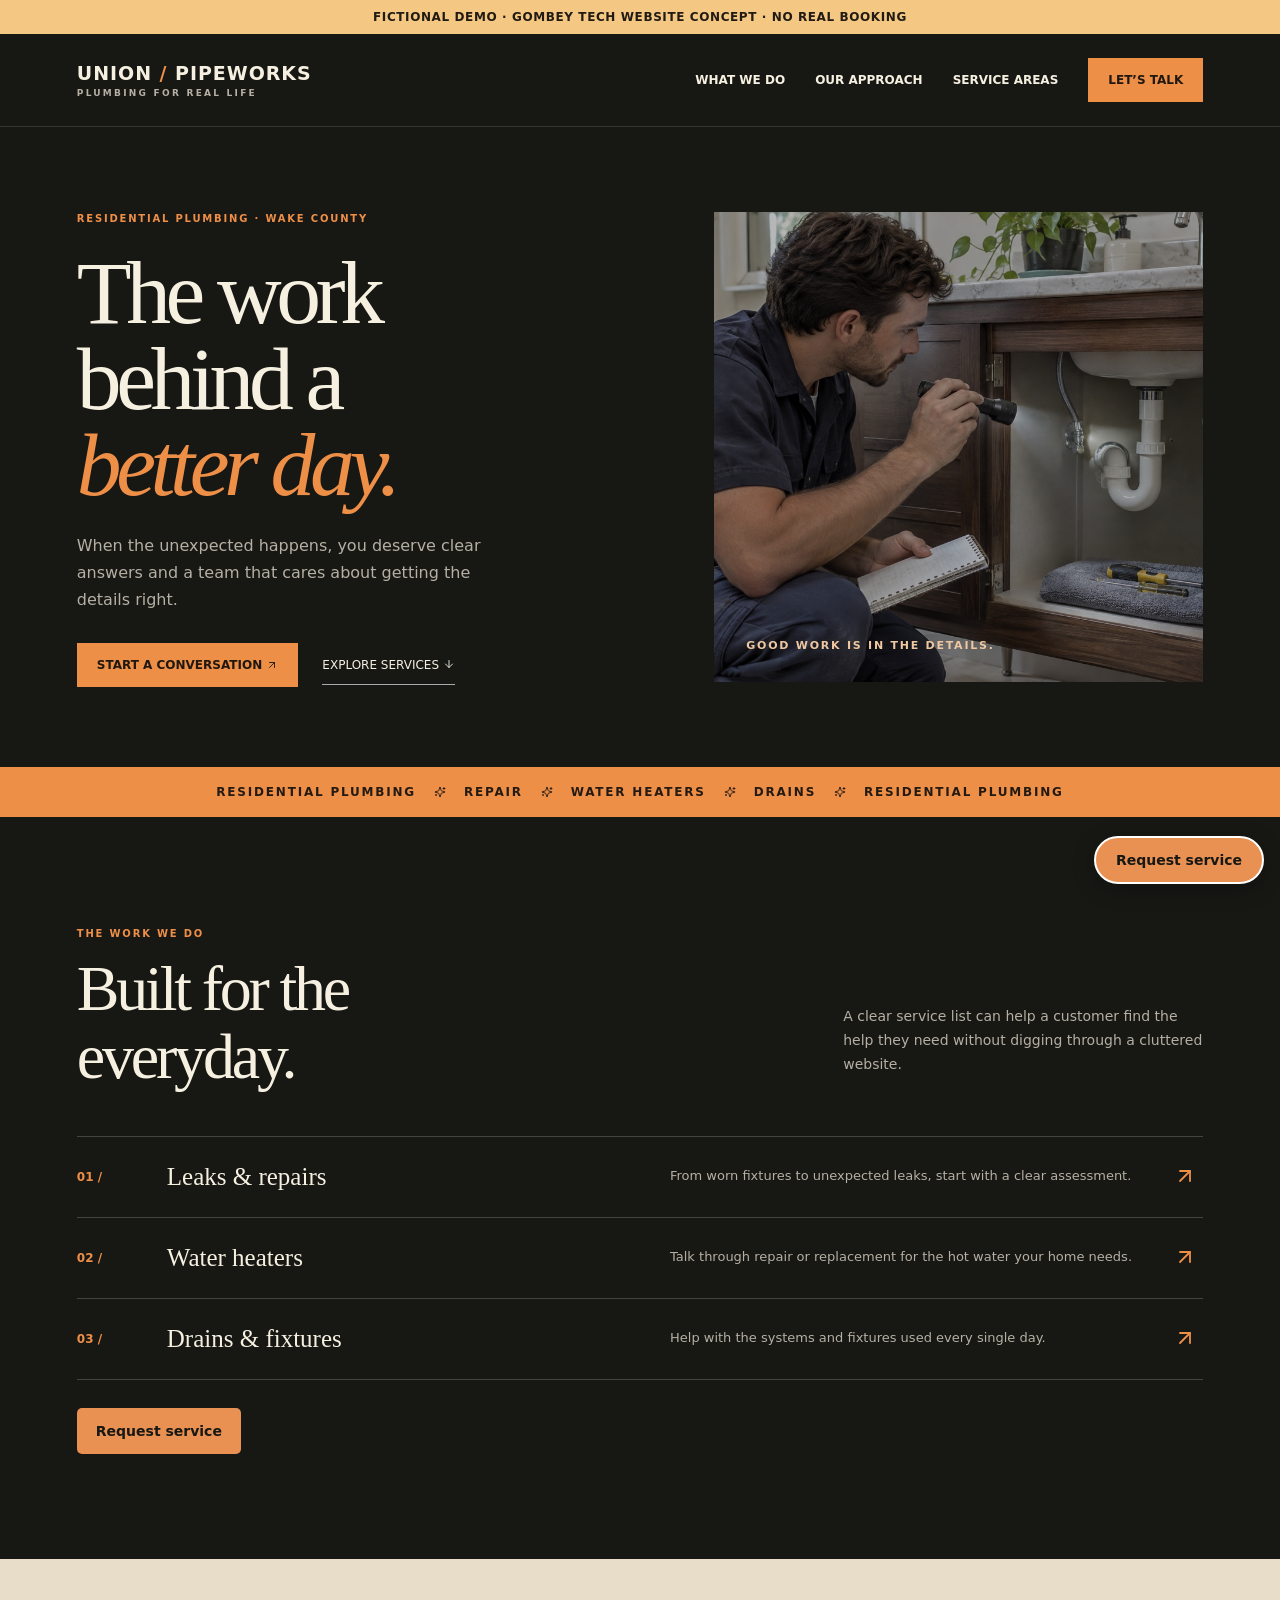
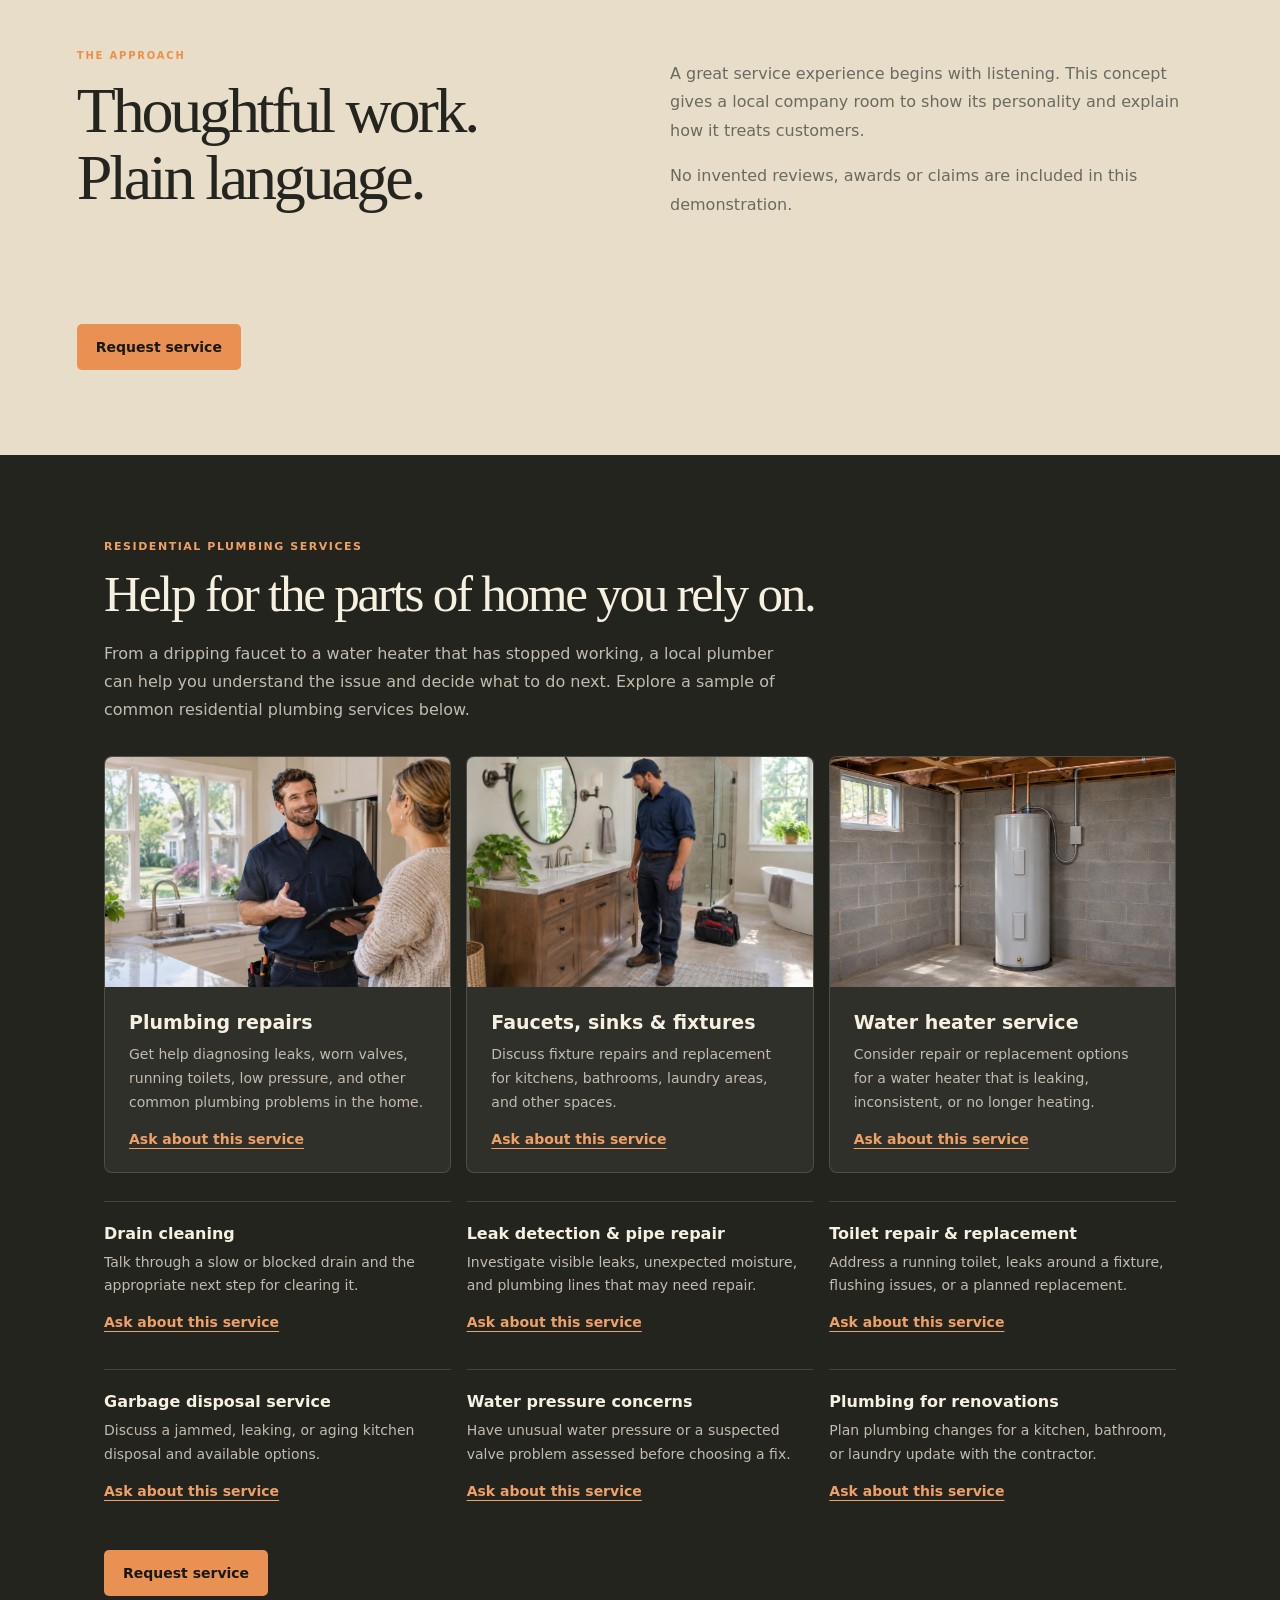
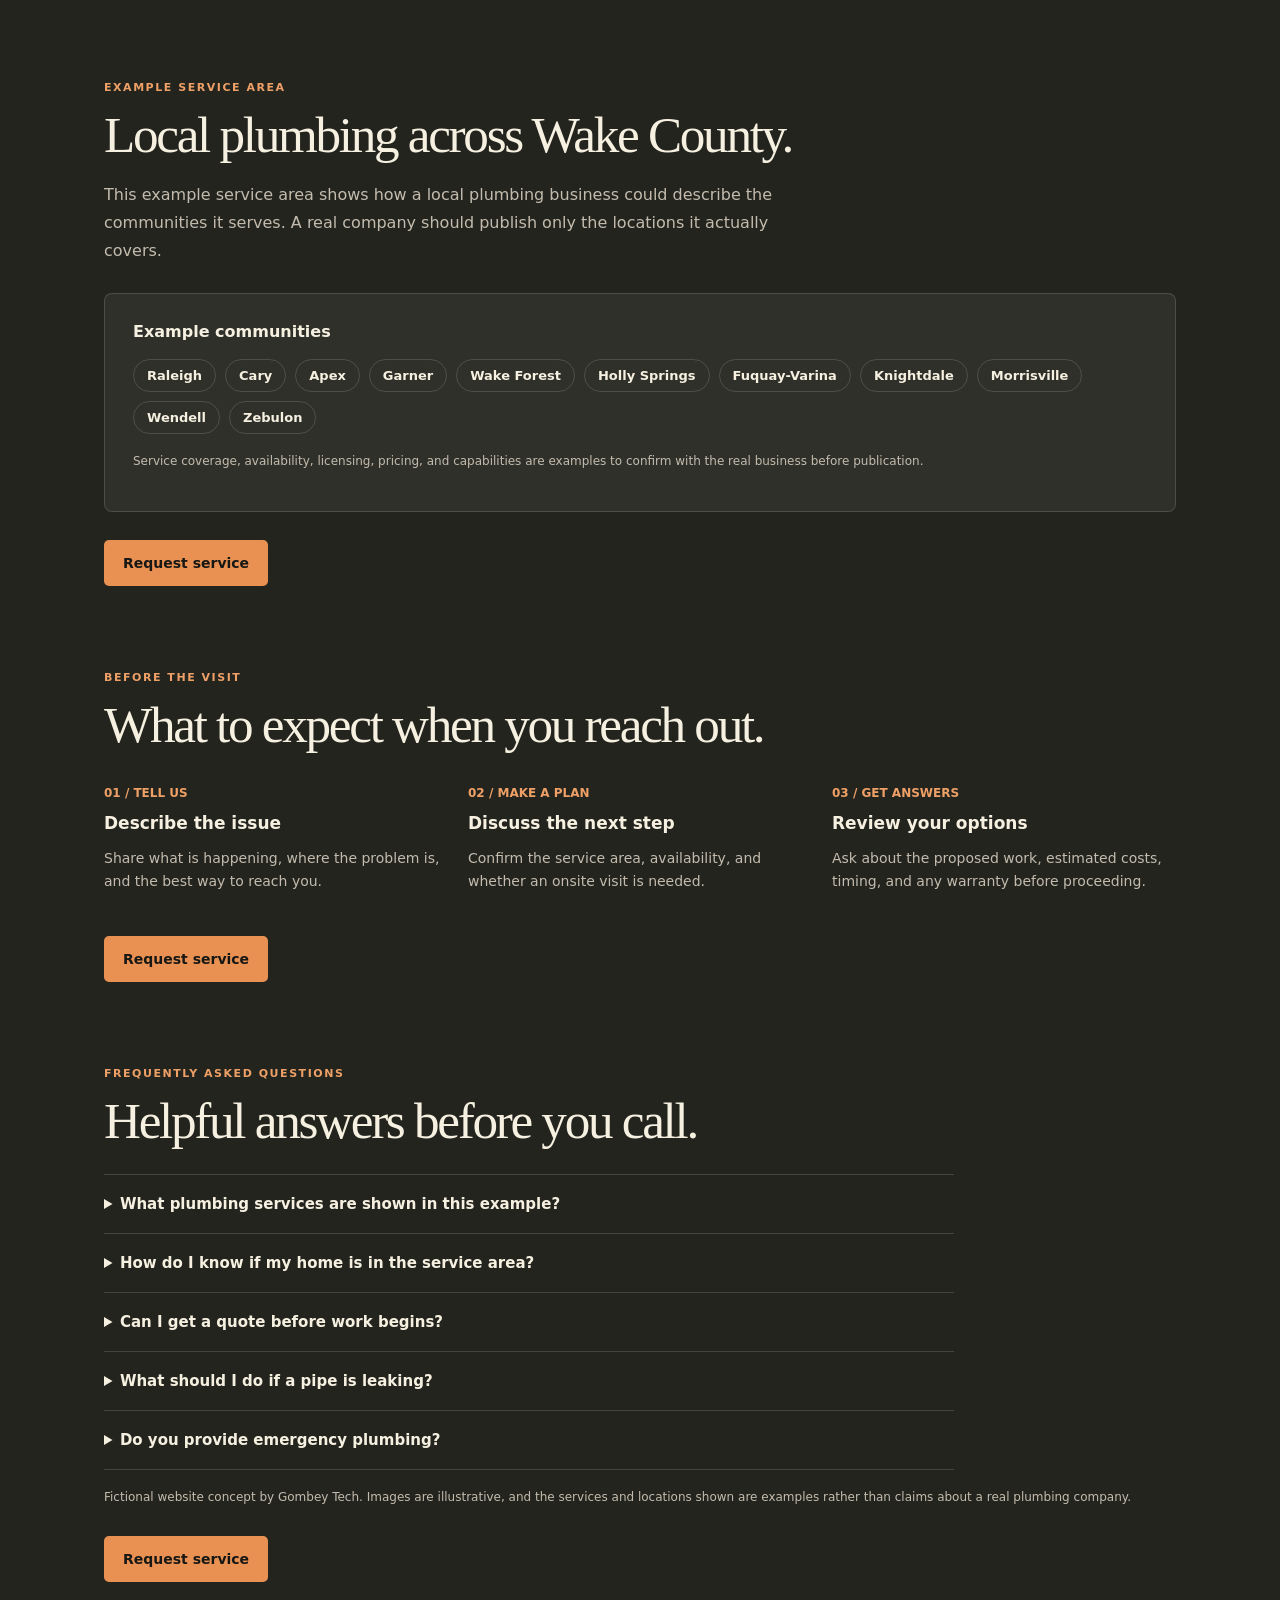
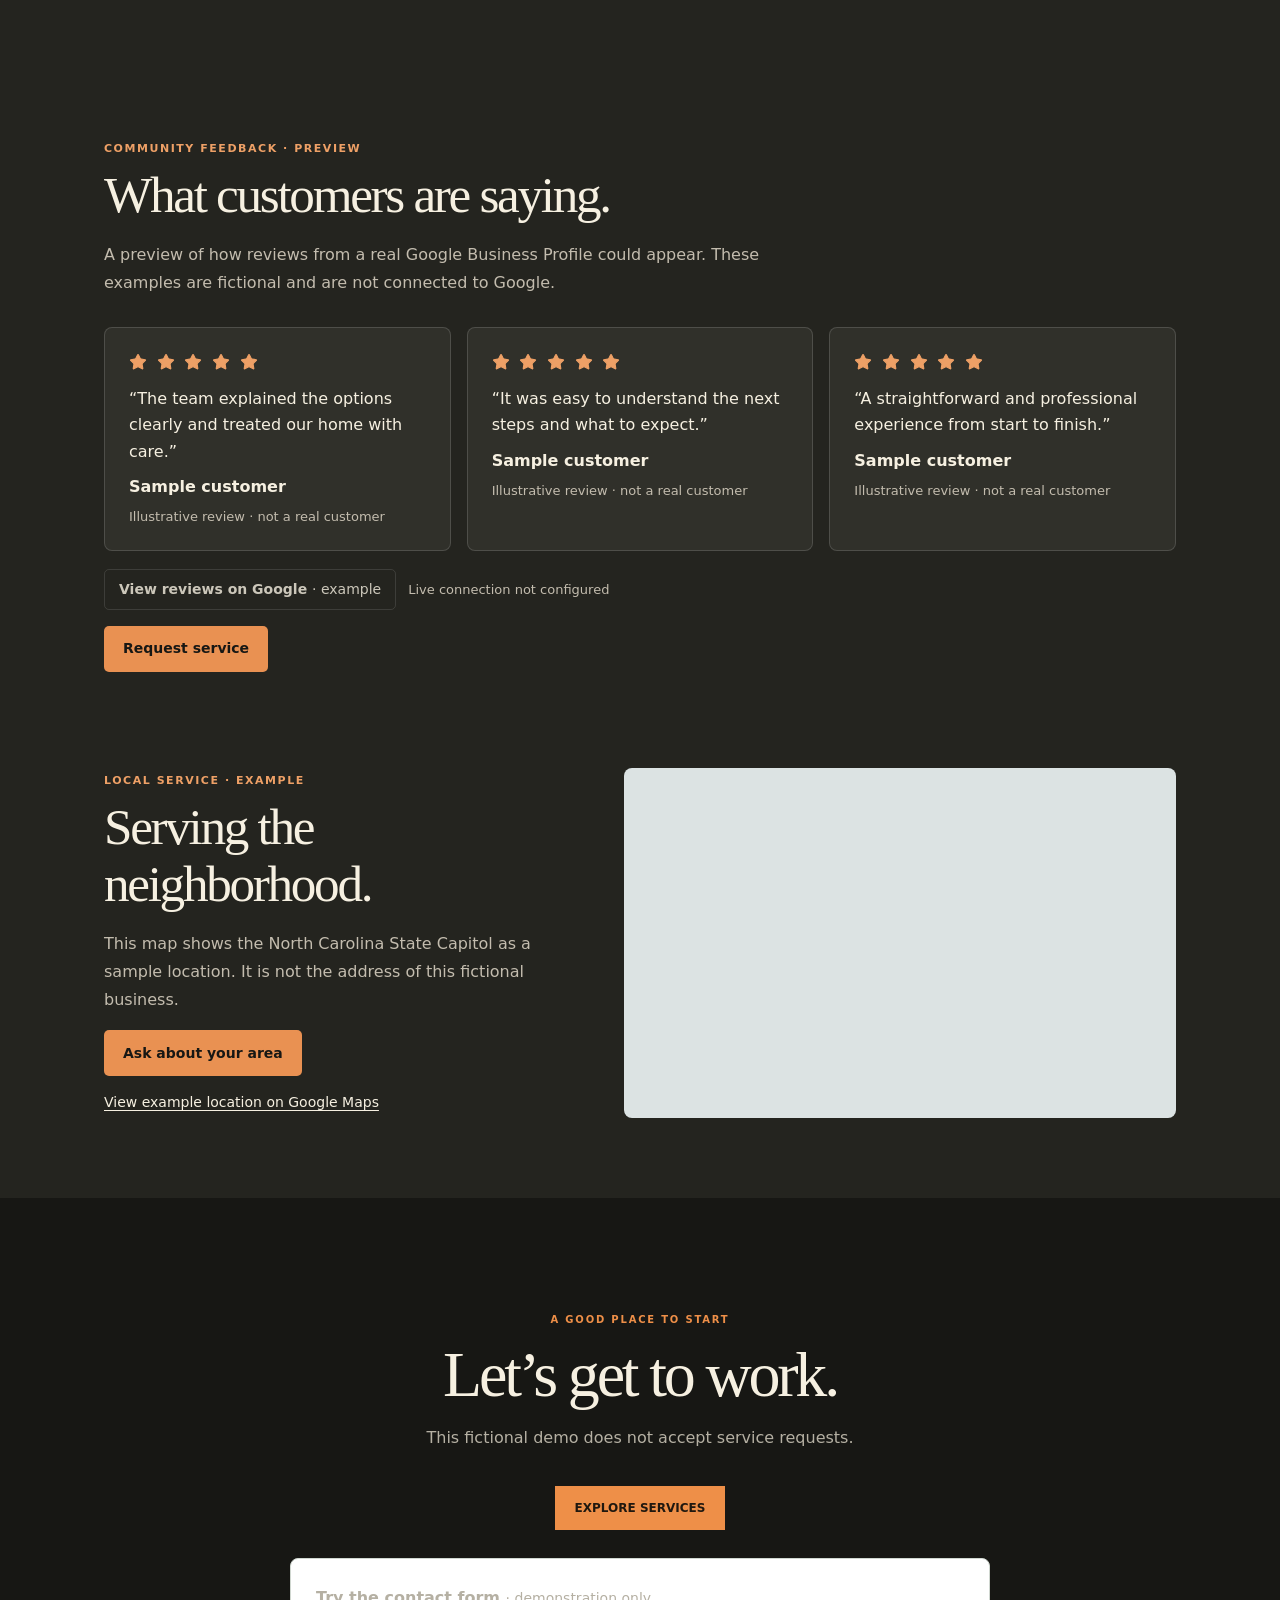
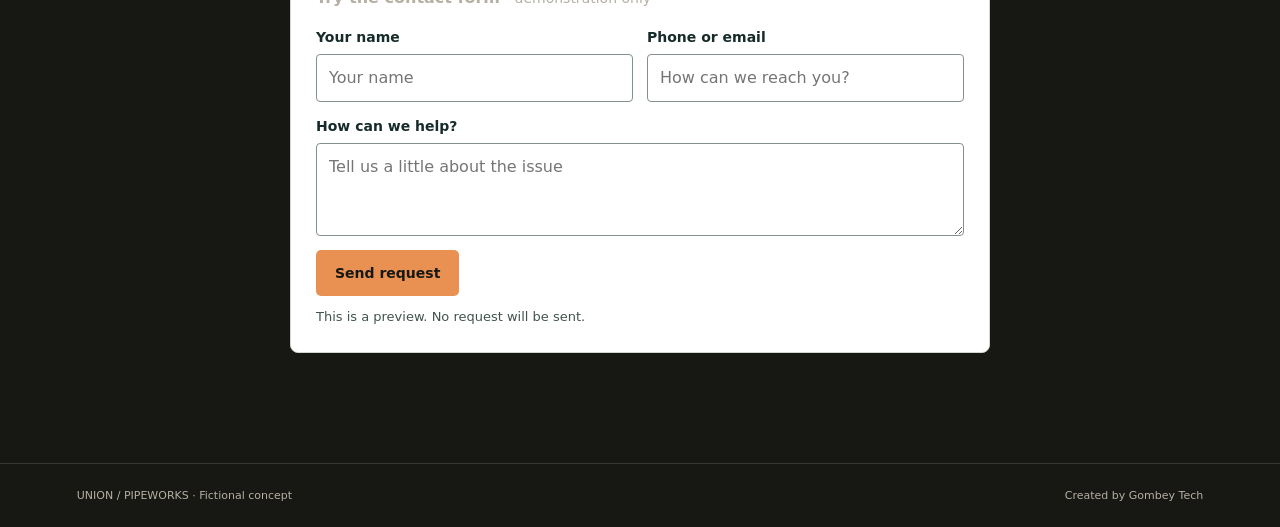
<file: ember/index.html>
<!doctype html><html lang="en"><head><meta charset="utf-8"><meta name="viewport" content="width=device-width,initial-scale=1"><title>Union Pipeworks | Plumbing &amp; Water Heaters in Wake County (Demo)</title><meta name="robots" content="noindex,nofollow"><style>
:root{--bg:#171714;--cream:#f6f0e1;--orange:#ee8f48;--muted:#b5b0a3}*{box-sizing:border-box}html{scroll-behavior:smooth}body{background:var(--bg);color:var(--cream);margin:0;font-family:system-ui,sans-serif}a{color:inherit;text-decoration:none}.demo{background:#f4c782;color:#211b14;text-align:center;font-size:12px;font-weight:800;letter-spacing:.05em;padding:10px}.wrap{max-width:1320px;margin:auto;padding-left:6%;padding-right:6%}header{display:flex;justify-content:space-between;align-items:center;padding-top:24px;padding-bottom:24px;border-bottom:1px solid #ffffff22}.brand{font-size:19px;font-weight:900;letter-spacing:.05em}.brand span{color:var(--orange)}.brand small{display:block;color:#b5b0a3;font-size:9px;letter-spacing:.25em;margin-top:4px}nav{display:flex;align-items:center;gap:30px;font-size:12px;font-weight:700}.button{display:inline-block;background:var(--orange);color:#20180f;padding:15px 20px;font-weight:800;font-size:12px}.hero{min-height:640px;display:grid;grid-template-columns:1.1fr .9fr;align-items:center;gap:40px;padding-top:65px;padding-bottom:65px}.eyebrow{font-size:10px;letter-spacing:.18em;font-weight:800;color:var(--orange);text-transform:uppercase}h1{font-family:Georgia,serif;font-size:clamp(60px,7vw,104px);font-weight:400;letter-spacing:-.06em;line-height:.96;margin:24px 0}h1 em{color:var(--orange);font-weight:400}.hero p{color:var(--muted);line-height:1.7;max-width:450px;font-size:16px}.hero-actions{display:flex;align-items:center;gap:24px;margin-top:30px}.text-link{font-size:12px;border-bottom:1px solid #aaa;padding:12px 0}.art{height:470px;position:relative;background:#372b22;overflow:hidden}.art:before{content:'';position:absolute;inset:25px;border:1px solid #ffffff35}.art:after{content:'';position:absolute;width:260px;height:260px;background-color:var(--orange);mask:url("data:image/svg+xml,%3Csvg%20class%3D%22lucide%20lucide-sparkles%22%20xmlns%3D%22http%3A%2F%2Fwww.w3.org%2F2000%2Fsvg%22%20width%3D%2224%22%20height%3D%2224%22%20viewBox%3D%220%200%2024%2024%22%20fill%3D%22none%22%20stroke%3D%22white%22%20stroke-width%3D%222%22%20stroke-linecap%3D%22round%22%20stroke-linejoin%3D%22round%22%20%3E%20%3Cpath%20d%3D%22M9.937%2015.5A2%202%200%200%200%208.5%2014.063l-6.135-1.582a.5.5%200%200%201%200-.962L8.5%209.936A2%202%200%200%200%209.937%208.5l1.582-6.135a.5.5%200%200%201%20.963%200L14.063%208.5A2%202%200%200%200%2015.5%209.937l6.135%201.581a.5.5%200%200%201%200%20.964L15.5%2014.063a2%202%200%200%200-1.437%201.437l-1.582%206.135a.5.5%200%200%201-.963%200z%22%20%2F%3E%20%3Cpath%20d%3D%22M20%203v4%22%20%2F%3E%20%3Cpath%20d%3D%22M22%205h-4%22%20%2F%3E%20%3Cpath%20d%3D%22M4%2017v2%22%20%2F%3E%20%3Cpath%20d%3D%22M5%2018H3%22%20%2F%3E%20%3C%2Fsvg%3E") center/contain no-repeat;line-height:1;color:var(--orange);top:75px;left:50%;transform:translateX(-50%);font-family:serif}.stamp{position:absolute;bottom:30px;left:32px;font-size:11px;letter-spacing:.16em;font-weight:bold;color:#efc8a1}.marquee{white-space:nowrap;overflow:hidden;background:var(--orange);color:#241a12;padding:18px 0;font-size:12px;letter-spacing:.15em;font-weight:900;text-align:center}.section{padding-top:105px;padding-bottom:105px}.head{display:flex;justify-content:space-between;align-items:end;gap:30px;margin-bottom:45px}h2{font-family:Georgia,serif;font-weight:400;font-size:clamp(42px,5vw,64px);letter-spacing:-.05em;line-height:1.06;margin:14px 0 0}.head p,.desc{color:var(--muted);font-size:14px;line-height:1.7;max-width:360px}.rows{border-top:1px solid #ffffff30}.row{display:grid;grid-template-columns:70px 1fr 1fr 30px;gap:20px;align-items:center;padding:26px 0;border-bottom:1px solid #ffffff30}.row b{color:var(--orange);font-size:12px}.row h3{font-family:Georgia,serif;font-size:25px;font-weight:400;margin:0}.row p{color:var(--muted);font-size:13px;line-height:1.6;margin:0}.row span{font-size:24px;color:var(--orange)}.feature{background:#e7ddc9;color:#24251f;padding:85px 6%;display:grid;grid-template-columns:1fr 1fr;gap:60px}.feature p{color:#686b60;line-height:1.8}.reveal{opacity:0;transform:translateY(30px);transition:opacity .7s ease,transform .7s ease}.reveal.visible{opacity:1;transform:none}.cta{text-align:center;padding:110px 20px}.cta p{color:var(--muted);line-height:1.7}.cta .button{margin-top:18px}footer{border-top:1px solid #ffffff22;padding:25px 6%;color:var(--muted);font-size:11px;display:flex;justify-content:space-between}@media(prefers-reduced-motion:reduce){.reveal{opacity:1;transform:none;transition:none}}@media(max-width:720px){.art:after{width:180px;height:180px}nav a:not(.button){display:none}.hero{grid-template-columns:1fr;min-height:auto}.art{height:310px}.art:after{font-size:180px;top:55px}.head{display:block}.section{padding-top:70px;padding-bottom:70px}.row{grid-template-columns:35px 1fr 20px}.row p{grid-column:2}.feature{grid-template-columns:1fr;padding:60px 6%;gap:15px}.cta{padding:75px 20px}footer{display:block}}
</style><meta name="description" content="Fictional Union Pipeworks website concept demonstrating residential plumbing services, water heater repairs, drain cleaning, and example Wake County service areas."><meta property="og:title" content="Union Pipeworks | Gombey Tech demonstration"><meta property="og:description" content="A fictional residential plumbing website concept with example services and Wake County service areas."><link rel="stylesheet" href="../shared/site-content.css"><style>
/* Lucide icons: locally embedded; see LUCIDE-LICENSE.txt. */
.lucide-icon{display:inline-block;width:1em;height:1em;flex:none;vertical-align:-.14em;stroke-width:1.8}
.demo-stars .lucide-icon,.stars .lucide-icon{width:.95em;height:.95em;margin-right:.1em;vertical-align:-.08em;stroke-width:1.5}
</style></head><body data-concept="union"><div class="demo">FICTIONAL DEMO · GOMBEY TECH WEBSITE CONCEPT · NO REAL BOOKING</div><header class="wrap"><a href="#top" class="brand">UNION<span> / </span>PIPEWORKS<small>PLUMBING FOR REAL LIFE</small></a><nav><a href="#work">WHAT WE DO</a><a href="#story">OUR APPROACH</a><a href="#service-areas">SERVICE AREAS</a><a href="#contact" class="button">LET’S TALK</a></nav></header><a class="demo-quick-cta" href="#contact">Request service</a><main id="top"><section class="hero wrap"><div><span class="eyebrow">Residential plumbing · Wake County</span><h1>The work<br>behind a<br><em>better day.</em></h1><p>When the unexpected happens, you deserve clear answers and a team that cares about getting the details right.</p><div class="hero-actions"><a class="button" href="#contact">START A CONVERSATION 
<svg aria-hidden="true" focusable="false" class="lucide-icon lucide lucide-arrow-up-right" xmlns="http://www.w3.org/2000/svg" viewBox="0 0 24 24" fill="none" stroke="currentColor" stroke-width="2" stroke-linecap="round" stroke-linejoin="round" ><path d="M7 7h10v10" /><path d="M7 17 17 7" /></svg></a><a class="text-link" href="#work">EXPLORE SERVICES 
<svg aria-hidden="true" focusable="false" class="lucide-icon lucide lucide-arrow-down" xmlns="http://www.w3.org/2000/svg" viewBox="0 0 24 24" fill="none" stroke="currentColor" stroke-width="2" stroke-linecap="round" stroke-linejoin="round" ><path d="M12 5v14" /><path d="m19 12-7 7-7-7" /></svg></a></div></div><div class="art"><img src="../assets/plumber-inspection-v2.jpg" alt="A plumbing professional inspecting pipes beneath a bathroom sink" class="ec-hero-photo"><span class="stamp">GOOD WORK IS IN THE DETAILS.</span></div></section><div class="marquee">RESIDENTIAL PLUMBING &nbsp; 
<svg aria-hidden="true" focusable="false" class="lucide-icon lucide lucide-sparkles" xmlns="http://www.w3.org/2000/svg" viewBox="0 0 24 24" fill="none" stroke="currentColor" stroke-width="2" stroke-linecap="round" stroke-linejoin="round" ><path d="M9.937 15.5A2 2 0 0 0 8.5 14.063l-6.135-1.582a.5.5 0 0 1 0-.962L8.5 9.936A2 2 0 0 0 9.937 8.5l1.582-6.135a.5.5 0 0 1 .963 0L14.063 8.5A2 2 0 0 0 15.5 9.937l6.135 1.581a.5.5 0 0 1 0 .964L15.5 14.063a2 2 0 0 0-1.437 1.437l-1.582 6.135a.5.5 0 0 1-.963 0z" /><path d="M20 3v4" /><path d="M22 5h-4" /><path d="M4 17v2" /><path d="M5 18H3" /></svg> &nbsp; REPAIR &nbsp; 
<svg aria-hidden="true" focusable="false" class="lucide-icon lucide lucide-sparkles" xmlns="http://www.w3.org/2000/svg" viewBox="0 0 24 24" fill="none" stroke="currentColor" stroke-width="2" stroke-linecap="round" stroke-linejoin="round" ><path d="M9.937 15.5A2 2 0 0 0 8.5 14.063l-6.135-1.582a.5.5 0 0 1 0-.962L8.5 9.936A2 2 0 0 0 9.937 8.5l1.582-6.135a.5.5 0 0 1 .963 0L14.063 8.5A2 2 0 0 0 15.5 9.937l6.135 1.581a.5.5 0 0 1 0 .964L15.5 14.063a2 2 0 0 0-1.437 1.437l-1.582 6.135a.5.5 0 0 1-.963 0z" /><path d="M20 3v4" /><path d="M22 5h-4" /><path d="M4 17v2" /><path d="M5 18H3" /></svg> &nbsp; WATER HEATERS &nbsp; 
<svg aria-hidden="true" focusable="false" class="lucide-icon lucide lucide-sparkles" xmlns="http://www.w3.org/2000/svg" viewBox="0 0 24 24" fill="none" stroke="currentColor" stroke-width="2" stroke-linecap="round" stroke-linejoin="round" ><path d="M9.937 15.5A2 2 0 0 0 8.5 14.063l-6.135-1.582a.5.5 0 0 1 0-.962L8.5 9.936A2 2 0 0 0 9.937 8.5l1.582-6.135a.5.5 0 0 1 .963 0L14.063 8.5A2 2 0 0 0 15.5 9.937l6.135 1.581a.5.5 0 0 1 0 .964L15.5 14.063a2 2 0 0 0-1.437 1.437l-1.582 6.135a.5.5 0 0 1-.963 0z" /><path d="M20 3v4" /><path d="M22 5h-4" /><path d="M4 17v2" /><path d="M5 18H3" /></svg> &nbsp; DRAINS &nbsp; 
<svg aria-hidden="true" focusable="false" class="lucide-icon lucide lucide-sparkles" xmlns="http://www.w3.org/2000/svg" viewBox="0 0 24 24" fill="none" stroke="currentColor" stroke-width="2" stroke-linecap="round" stroke-linejoin="round" ><path d="M9.937 15.5A2 2 0 0 0 8.5 14.063l-6.135-1.582a.5.5 0 0 1 0-.962L8.5 9.936A2 2 0 0 0 9.937 8.5l1.582-6.135a.5.5 0 0 1 .963 0L14.063 8.5A2 2 0 0 0 15.5 9.937l6.135 1.581a.5.5 0 0 1 0 .964L15.5 14.063a2 2 0 0 0-1.437 1.437l-1.582 6.135a.5.5 0 0 1-.963 0z" /><path d="M20 3v4" /><path d="M22 5h-4" /><path d="M4 17v2" /><path d="M5 18H3" /></svg> &nbsp; RESIDENTIAL PLUMBING</div><section class="section wrap" id="work"><div class="head reveal"><div><span class="eyebrow">The work we do</span><h2>Built for the<br>everyday.</h2></div><p>A clear service list can help a customer find the help they need without digging through a cluttered website.</p></div><div class="rows"><div class="row reveal"><b>01 /</b><h3>Leaks &amp; repairs</h3><p>From worn fixtures to unexpected leaks, start with a clear assessment.</p><span>
<svg aria-hidden="true" focusable="false" class="lucide-icon lucide lucide-arrow-up-right" xmlns="http://www.w3.org/2000/svg" viewBox="0 0 24 24" fill="none" stroke="currentColor" stroke-width="2" stroke-linecap="round" stroke-linejoin="round" ><path d="M7 7h10v10" /><path d="M7 17 17 7" /></svg></span></div><div class="row reveal"><b>02 /</b><h3>Water heaters</h3><p>Talk through repair or replacement for the hot water your home needs.</p><span>
<svg aria-hidden="true" focusable="false" class="lucide-icon lucide lucide-arrow-up-right" xmlns="http://www.w3.org/2000/svg" viewBox="0 0 24 24" fill="none" stroke="currentColor" stroke-width="2" stroke-linecap="round" stroke-linejoin="round" ><path d="M7 7h10v10" /><path d="M7 17 17 7" /></svg></span></div><div class="row reveal"><b>03 /</b><h3>Drains &amp; fixtures</h3><p>Help with the systems and fixtures used every single day.</p><span>
<svg aria-hidden="true" focusable="false" class="lucide-icon lucide lucide-arrow-up-right" xmlns="http://www.w3.org/2000/svg" viewBox="0 0 24 24" fill="none" stroke="currentColor" stroke-width="2" stroke-linecap="round" stroke-linejoin="round" ><path d="M7 7h10v10" /><path d="M7 17 17 7" /></svg></span></div></div><div class="demo-cta-row"><a class="demo-section-cta" href="#contact">Request service</a></div></section><section class="feature" id="story"><div class="reveal"><span class="eyebrow">The approach</span><h2>Thoughtful work.<br>Plain language.</h2></div><div class="reveal"><p>A great service experience begins with listening. This concept gives a local company room to show its personality and explain how it treats customers.</p><p>No invented reviews, awards or claims are included in this demonstration.</p></div><div class="demo-cta-row"><a class="demo-section-cta" href="#contact">Request service</a></div></section><div class="expanded-content" id="more-services">
<section class="ec-wrap"><span class="ec-kicker">Residential plumbing services</span><h2 class="ec-title">Help for the parts of home you rely on.</h2><p class="ec-intro">From a dripping faucet to a water heater that has stopped working, a local plumber can help you understand the issue and decide what to do next. Explore a sample of common residential plumbing services below.</p><div class="ec-grid">
<article class="ec-card"><img src="../assets/plumber-homeowner.jpg" alt="Plumbing professional speaking with a homeowner in a kitchen" loading="lazy"><div class="ec-card-body"><h3>Plumbing repairs</h3><p>Get help diagnosing leaks, worn valves, running toilets, low pressure, and other common plumbing problems in the home.</p><a class="ec-service-link" href="#contact" aria-label="Ask about Plumbing repairs">Ask about this service</a></div></article>
<article class="ec-card"><img src="../assets/plumber-bathroom-inspection.jpg" alt="A plumbing professional inspecting a bathroom sink" loading="lazy"><div class="ec-card-body"><h3>Faucets, sinks &amp; fixtures</h3><p>Discuss fixture repairs and replacement for kitchens, bathrooms, laundry areas, and other spaces.</p><a class="ec-service-link" href="#contact" aria-label="Ask about Faucets, sinks &amp; fixtures">Ask about this service</a></div></article>
<article class="ec-card"><img src="../assets/water-heater-basement-v2.jpg" alt="Residential water heater in an unfinished basement" loading="lazy"><div class="ec-card-body"><h3>Water heater service</h3><p>Consider repair or replacement options for a water heater that is leaking, inconsistent, or no longer heating.</p><a class="ec-service-link" href="#contact" aria-label="Ask about Water heater service">Ask about this service</a></div></article></div>
<div class="ec-service-list"><article class="ec-list"><h3>Drain cleaning</h3><p>Talk through a slow or blocked drain and the appropriate next step for clearing it.</p><a class="ec-service-link" href="#contact" aria-label="Ask about Drain cleaning">Ask about this service</a></article><article class="ec-list"><h3>Leak detection &amp; pipe repair</h3><p>Investigate visible leaks, unexpected moisture, and plumbing lines that may need repair.</p><a class="ec-service-link" href="#contact" aria-label="Ask about Leak detection &amp; pipe repair">Ask about this service</a></article><article class="ec-list"><h3>Toilet repair &amp; replacement</h3><p>Address a running toilet, leaks around a fixture, flushing issues, or a planned replacement.</p><a class="ec-service-link" href="#contact" aria-label="Ask about Toilet repair &amp; replacement">Ask about this service</a></article><article class="ec-list"><h3>Garbage disposal service</h3><p>Discuss a jammed, leaking, or aging kitchen disposal and available options.</p><a class="ec-service-link" href="#contact" aria-label="Ask about Garbage disposal service">Ask about this service</a></article><article class="ec-list"><h3>Water pressure concerns</h3><p>Have unusual water pressure or a suspected valve problem assessed before choosing a fix.</p><a class="ec-service-link" href="#contact" aria-label="Ask about Water pressure concerns">Ask about this service</a></article><article class="ec-list"><h3>Plumbing for renovations</h3><p>Plan plumbing changes for a kitchen, bathroom, or laundry update with the contractor.</p><a class="ec-service-link" href="#contact" aria-label="Ask about Plumbing for renovations">Ask about this service</a></article></div><div class="demo-cta-row"><a class="demo-section-cta" href="#contact">Request service</a></div></section>
<section class="ec-wrap" id="service-areas" style="padding-top:0"><span class="ec-kicker">Example service area</span><h2 class="ec-title">Local plumbing across Wake County.</h2><p class="ec-intro">This example service area shows how a local plumbing business could describe the communities it serves. A real company should publish only the locations it actually covers.</p><div class="ec-areas"><strong>Example communities</strong><div class="ec-chips"><span>Raleigh</span><span>Cary</span><span>Apex</span><span>Garner</span><span>Wake Forest</span><span>Holly Springs</span><span>Fuquay-Varina</span><span>Knightdale</span><span>Morrisville</span><span>Wendell</span><span>Zebulon</span></div><p class="ec-disclaimer">Service coverage, availability, licensing, pricing, and capabilities are examples to confirm with the real business before publication.</p></div><div class="demo-cta-row"><a class="demo-section-cta" href="#contact">Request service</a></div></section>
<section class="ec-wrap" id="what-to-expect" style="padding-top:0"><span class="ec-kicker">Before the visit</span><h2 class="ec-title">What to expect when you reach out.</h2><div class="ec-steps"><div class="ec-step"><b>01 / TELL US</b><h3>Describe the issue</h3><p>Share what is happening, where the problem is, and the best way to reach you.</p></div><div class="ec-step"><b>02 / MAKE A PLAN</b><h3>Discuss the next step</h3><p>Confirm the service area, availability, and whether an onsite visit is needed.</p></div><div class="ec-step"><b>03 / GET ANSWERS</b><h3>Review your options</h3><p>Ask about the proposed work, estimated costs, timing, and any warranty before proceeding.</p></div></div><div class="demo-cta-row"><a class="demo-section-cta" href="#contact">Request service</a></div></section>
<section class="ec-wrap" id="faq" style="padding-top:0"><span class="ec-kicker">Frequently asked questions</span><h2 class="ec-title">Helpful answers before you call.</h2><div class="ec-faq"><details><summary>What plumbing services are shown in this example?</summary><p>This demo illustrates repairs, water heaters, fixtures, drains, leak concerns, and renovation work. A real company should replace this list with services it actually provides.</p></details><details><summary>How do I know if my home is in the service area?</summary><p>Contact the business with your town or ZIP code. Service boundaries and scheduling availability vary by company.</p></details><details><summary>Can I get a quote before work begins?</summary><p>Ask how the company handles estimates, diagnostic fees, and approval. Some work requires an onsite assessment before a firm price can be given.</p></details><details><summary>What should I do if a pipe is leaking?</summary><p>If it is safe, turn off the relevant water supply and contact a qualified plumber. For an immediate safety emergency, contact the appropriate emergency services.</p></details><details><summary>Do you provide emergency plumbing?</summary><p>Emergency availability varies. A real business should replace this sample answer with its actual hours and response process.</p></details></div><p class="ec-disclaimer">Fictional website concept by Gombey Tech. Images are illustrative, and the services and locations shown are examples rather than claims about a real plumbing company.</p><div class="demo-cta-row"><a class="demo-section-cta" href="#contact">Request service</a></div></section></div><div class="expanded-content demo-extras"><section class="ec-wrap demo-reviews" id="reviews"><div class="ec-kicker">Community feedback · preview</div><h2 class="ec-title">What customers are saying.</h2><p class="ec-intro">A preview of how reviews from a real Google Business Profile could appear. These examples are fictional and are not connected to Google.</p><div class="demo-review-grid"><article class="demo-review"><span class="demo-stars" aria-label="Example five-star rating">
<svg aria-hidden="true" focusable="false" class="lucide-icon lucide lucide-star" xmlns="http://www.w3.org/2000/svg" viewBox="0 0 24 24" fill="currentColor" stroke="currentColor" stroke-width="2" stroke-linecap="round" stroke-linejoin="round" ><path d="M11.525 2.295a.53.53 0 0 1 .95 0l2.31 4.679a2.123 2.123 0 0 0 1.595 1.16l5.166.756a.53.53 0 0 1 .294.904l-3.736 3.638a2.123 2.123 0 0 0-.611 1.878l.882 5.14a.53.53 0 0 1-.771.56l-4.618-2.428a2.122 2.122 0 0 0-1.973 0L6.396 21.01a.53.53 0 0 1-.77-.56l.881-5.139a2.122 2.122 0 0 0-.611-1.879L2.16 9.795a.53.53 0 0 1 .294-.906l5.165-.755a2.122 2.122 0 0 0 1.597-1.16z" /></svg>
<svg aria-hidden="true" focusable="false" class="lucide-icon lucide lucide-star" xmlns="http://www.w3.org/2000/svg" viewBox="0 0 24 24" fill="currentColor" stroke="currentColor" stroke-width="2" stroke-linecap="round" stroke-linejoin="round" ><path d="M11.525 2.295a.53.53 0 0 1 .95 0l2.31 4.679a2.123 2.123 0 0 0 1.595 1.16l5.166.756a.53.53 0 0 1 .294.904l-3.736 3.638a2.123 2.123 0 0 0-.611 1.878l.882 5.14a.53.53 0 0 1-.771.56l-4.618-2.428a2.122 2.122 0 0 0-1.973 0L6.396 21.01a.53.53 0 0 1-.77-.56l.881-5.139a2.122 2.122 0 0 0-.611-1.879L2.16 9.795a.53.53 0 0 1 .294-.906l5.165-.755a2.122 2.122 0 0 0 1.597-1.16z" /></svg>
<svg aria-hidden="true" focusable="false" class="lucide-icon lucide lucide-star" xmlns="http://www.w3.org/2000/svg" viewBox="0 0 24 24" fill="currentColor" stroke="currentColor" stroke-width="2" stroke-linecap="round" stroke-linejoin="round" ><path d="M11.525 2.295a.53.53 0 0 1 .95 0l2.31 4.679a2.123 2.123 0 0 0 1.595 1.16l5.166.756a.53.53 0 0 1 .294.904l-3.736 3.638a2.123 2.123 0 0 0-.611 1.878l.882 5.14a.53.53 0 0 1-.771.56l-4.618-2.428a2.122 2.122 0 0 0-1.973 0L6.396 21.01a.53.53 0 0 1-.77-.56l.881-5.139a2.122 2.122 0 0 0-.611-1.879L2.16 9.795a.53.53 0 0 1 .294-.906l5.165-.755a2.122 2.122 0 0 0 1.597-1.16z" /></svg>
<svg aria-hidden="true" focusable="false" class="lucide-icon lucide lucide-star" xmlns="http://www.w3.org/2000/svg" viewBox="0 0 24 24" fill="currentColor" stroke="currentColor" stroke-width="2" stroke-linecap="round" stroke-linejoin="round" ><path d="M11.525 2.295a.53.53 0 0 1 .95 0l2.31 4.679a2.123 2.123 0 0 0 1.595 1.16l5.166.756a.53.53 0 0 1 .294.904l-3.736 3.638a2.123 2.123 0 0 0-.611 1.878l.882 5.14a.53.53 0 0 1-.771.56l-4.618-2.428a2.122 2.122 0 0 0-1.973 0L6.396 21.01a.53.53 0 0 1-.77-.56l.881-5.139a2.122 2.122 0 0 0-.611-1.879L2.16 9.795a.53.53 0 0 1 .294-.906l5.165-.755a2.122 2.122 0 0 0 1.597-1.16z" /></svg>
<svg aria-hidden="true" focusable="false" class="lucide-icon lucide lucide-star" xmlns="http://www.w3.org/2000/svg" viewBox="0 0 24 24" fill="currentColor" stroke="currentColor" stroke-width="2" stroke-linecap="round" stroke-linejoin="round" ><path d="M11.525 2.295a.53.53 0 0 1 .95 0l2.31 4.679a2.123 2.123 0 0 0 1.595 1.16l5.166.756a.53.53 0 0 1 .294.904l-3.736 3.638a2.123 2.123 0 0 0-.611 1.878l.882 5.14a.53.53 0 0 1-.771.56l-4.618-2.428a2.122 2.122 0 0 0-1.973 0L6.396 21.01a.53.53 0 0 1-.77-.56l.881-5.139a2.122 2.122 0 0 0-.611-1.879L2.16 9.795a.53.53 0 0 1 .294-.906l5.165-.755a2.122 2.122 0 0 0 1.597-1.16z" /></svg></span><p>“The team explained the options clearly and treated our home with care.”</p><strong>Sample customer</strong><small>Illustrative review · not a real customer</small></article><article class="demo-review"><span class="demo-stars" aria-label="Example five-star rating">
<svg aria-hidden="true" focusable="false" class="lucide-icon lucide lucide-star" xmlns="http://www.w3.org/2000/svg" viewBox="0 0 24 24" fill="currentColor" stroke="currentColor" stroke-width="2" stroke-linecap="round" stroke-linejoin="round" ><path d="M11.525 2.295a.53.53 0 0 1 .95 0l2.31 4.679a2.123 2.123 0 0 0 1.595 1.16l5.166.756a.53.53 0 0 1 .294.904l-3.736 3.638a2.123 2.123 0 0 0-.611 1.878l.882 5.14a.53.53 0 0 1-.771.56l-4.618-2.428a2.122 2.122 0 0 0-1.973 0L6.396 21.01a.53.53 0 0 1-.77-.56l.881-5.139a2.122 2.122 0 0 0-.611-1.879L2.16 9.795a.53.53 0 0 1 .294-.906l5.165-.755a2.122 2.122 0 0 0 1.597-1.16z" /></svg>
<svg aria-hidden="true" focusable="false" class="lucide-icon lucide lucide-star" xmlns="http://www.w3.org/2000/svg" viewBox="0 0 24 24" fill="currentColor" stroke="currentColor" stroke-width="2" stroke-linecap="round" stroke-linejoin="round" ><path d="M11.525 2.295a.53.53 0 0 1 .95 0l2.31 4.679a2.123 2.123 0 0 0 1.595 1.16l5.166.756a.53.53 0 0 1 .294.904l-3.736 3.638a2.123 2.123 0 0 0-.611 1.878l.882 5.14a.53.53 0 0 1-.771.56l-4.618-2.428a2.122 2.122 0 0 0-1.973 0L6.396 21.01a.53.53 0 0 1-.77-.56l.881-5.139a2.122 2.122 0 0 0-.611-1.879L2.16 9.795a.53.53 0 0 1 .294-.906l5.165-.755a2.122 2.122 0 0 0 1.597-1.16z" /></svg>
<svg aria-hidden="true" focusable="false" class="lucide-icon lucide lucide-star" xmlns="http://www.w3.org/2000/svg" viewBox="0 0 24 24" fill="currentColor" stroke="currentColor" stroke-width="2" stroke-linecap="round" stroke-linejoin="round" ><path d="M11.525 2.295a.53.53 0 0 1 .95 0l2.31 4.679a2.123 2.123 0 0 0 1.595 1.16l5.166.756a.53.53 0 0 1 .294.904l-3.736 3.638a2.123 2.123 0 0 0-.611 1.878l.882 5.14a.53.53 0 0 1-.771.56l-4.618-2.428a2.122 2.122 0 0 0-1.973 0L6.396 21.01a.53.53 0 0 1-.77-.56l.881-5.139a2.122 2.122 0 0 0-.611-1.879L2.16 9.795a.53.53 0 0 1 .294-.906l5.165-.755a2.122 2.122 0 0 0 1.597-1.16z" /></svg>
<svg aria-hidden="true" focusable="false" class="lucide-icon lucide lucide-star" xmlns="http://www.w3.org/2000/svg" viewBox="0 0 24 24" fill="currentColor" stroke="currentColor" stroke-width="2" stroke-linecap="round" stroke-linejoin="round" ><path d="M11.525 2.295a.53.53 0 0 1 .95 0l2.31 4.679a2.123 2.123 0 0 0 1.595 1.16l5.166.756a.53.53 0 0 1 .294.904l-3.736 3.638a2.123 2.123 0 0 0-.611 1.878l.882 5.14a.53.53 0 0 1-.771.56l-4.618-2.428a2.122 2.122 0 0 0-1.973 0L6.396 21.01a.53.53 0 0 1-.77-.56l.881-5.139a2.122 2.122 0 0 0-.611-1.879L2.16 9.795a.53.53 0 0 1 .294-.906l5.165-.755a2.122 2.122 0 0 0 1.597-1.16z" /></svg>
<svg aria-hidden="true" focusable="false" class="lucide-icon lucide lucide-star" xmlns="http://www.w3.org/2000/svg" viewBox="0 0 24 24" fill="currentColor" stroke="currentColor" stroke-width="2" stroke-linecap="round" stroke-linejoin="round" ><path d="M11.525 2.295a.53.53 0 0 1 .95 0l2.31 4.679a2.123 2.123 0 0 0 1.595 1.16l5.166.756a.53.53 0 0 1 .294.904l-3.736 3.638a2.123 2.123 0 0 0-.611 1.878l.882 5.14a.53.53 0 0 1-.771.56l-4.618-2.428a2.122 2.122 0 0 0-1.973 0L6.396 21.01a.53.53 0 0 1-.77-.56l.881-5.139a2.122 2.122 0 0 0-.611-1.879L2.16 9.795a.53.53 0 0 1 .294-.906l5.165-.755a2.122 2.122 0 0 0 1.597-1.16z" /></svg></span><p>“It was easy to understand the next steps and what to expect.”</p><strong>Sample customer</strong><small>Illustrative review · not a real customer</small></article><article class="demo-review"><span class="demo-stars" aria-label="Example five-star rating">
<svg aria-hidden="true" focusable="false" class="lucide-icon lucide lucide-star" xmlns="http://www.w3.org/2000/svg" viewBox="0 0 24 24" fill="currentColor" stroke="currentColor" stroke-width="2" stroke-linecap="round" stroke-linejoin="round" ><path d="M11.525 2.295a.53.53 0 0 1 .95 0l2.31 4.679a2.123 2.123 0 0 0 1.595 1.16l5.166.756a.53.53 0 0 1 .294.904l-3.736 3.638a2.123 2.123 0 0 0-.611 1.878l.882 5.14a.53.53 0 0 1-.771.56l-4.618-2.428a2.122 2.122 0 0 0-1.973 0L6.396 21.01a.53.53 0 0 1-.77-.56l.881-5.139a2.122 2.122 0 0 0-.611-1.879L2.16 9.795a.53.53 0 0 1 .294-.906l5.165-.755a2.122 2.122 0 0 0 1.597-1.16z" /></svg>
<svg aria-hidden="true" focusable="false" class="lucide-icon lucide lucide-star" xmlns="http://www.w3.org/2000/svg" viewBox="0 0 24 24" fill="currentColor" stroke="currentColor" stroke-width="2" stroke-linecap="round" stroke-linejoin="round" ><path d="M11.525 2.295a.53.53 0 0 1 .95 0l2.31 4.679a2.123 2.123 0 0 0 1.595 1.16l5.166.756a.53.53 0 0 1 .294.904l-3.736 3.638a2.123 2.123 0 0 0-.611 1.878l.882 5.14a.53.53 0 0 1-.771.56l-4.618-2.428a2.122 2.122 0 0 0-1.973 0L6.396 21.01a.53.53 0 0 1-.77-.56l.881-5.139a2.122 2.122 0 0 0-.611-1.879L2.16 9.795a.53.53 0 0 1 .294-.906l5.165-.755a2.122 2.122 0 0 0 1.597-1.16z" /></svg>
<svg aria-hidden="true" focusable="false" class="lucide-icon lucide lucide-star" xmlns="http://www.w3.org/2000/svg" viewBox="0 0 24 24" fill="currentColor" stroke="currentColor" stroke-width="2" stroke-linecap="round" stroke-linejoin="round" ><path d="M11.525 2.295a.53.53 0 0 1 .95 0l2.31 4.679a2.123 2.123 0 0 0 1.595 1.16l5.166.756a.53.53 0 0 1 .294.904l-3.736 3.638a2.123 2.123 0 0 0-.611 1.878l.882 5.14a.53.53 0 0 1-.771.56l-4.618-2.428a2.122 2.122 0 0 0-1.973 0L6.396 21.01a.53.53 0 0 1-.77-.56l.881-5.139a2.122 2.122 0 0 0-.611-1.879L2.16 9.795a.53.53 0 0 1 .294-.906l5.165-.755a2.122 2.122 0 0 0 1.597-1.16z" /></svg>
<svg aria-hidden="true" focusable="false" class="lucide-icon lucide lucide-star" xmlns="http://www.w3.org/2000/svg" viewBox="0 0 24 24" fill="currentColor" stroke="currentColor" stroke-width="2" stroke-linecap="round" stroke-linejoin="round" ><path d="M11.525 2.295a.53.53 0 0 1 .95 0l2.31 4.679a2.123 2.123 0 0 0 1.595 1.16l5.166.756a.53.53 0 0 1 .294.904l-3.736 3.638a2.123 2.123 0 0 0-.611 1.878l.882 5.14a.53.53 0 0 1-.771.56l-4.618-2.428a2.122 2.122 0 0 0-1.973 0L6.396 21.01a.53.53 0 0 1-.77-.56l.881-5.139a2.122 2.122 0 0 0-.611-1.879L2.16 9.795a.53.53 0 0 1 .294-.906l5.165-.755a2.122 2.122 0 0 0 1.597-1.16z" /></svg>
<svg aria-hidden="true" focusable="false" class="lucide-icon lucide lucide-star" xmlns="http://www.w3.org/2000/svg" viewBox="0 0 24 24" fill="currentColor" stroke="currentColor" stroke-width="2" stroke-linecap="round" stroke-linejoin="round" ><path d="M11.525 2.295a.53.53 0 0 1 .95 0l2.31 4.679a2.123 2.123 0 0 0 1.595 1.16l5.166.756a.53.53 0 0 1 .294.904l-3.736 3.638a2.123 2.123 0 0 0-.611 1.878l.882 5.14a.53.53 0 0 1-.771.56l-4.618-2.428a2.122 2.122 0 0 0-1.973 0L6.396 21.01a.53.53 0 0 1-.77-.56l.881-5.139a2.122 2.122 0 0 0-.611-1.879L2.16 9.795a.53.53 0 0 1 .294-.906l5.165-.755a2.122 2.122 0 0 0 1.597-1.16z" /></svg></span><p>“A straightforward and professional experience from start to finish.”</p><strong>Sample customer</strong><small>Illustrative review · not a real customer</small></article></div><div class="demo-review-footer"><button type="button" class="demo-review-link" disabled>View reviews on Google <span>· example</span></button><span class="demo-google-note">Live connection not configured</span></div><p><a class="demo-section-cta" href="#contact">Request service</a></p></section><section class="ec-wrap demo-map-section" id="map"><div class="demo-map-copy"><div class="ec-kicker">Local service · example</div><h2 class="ec-title">Serving the neighborhood.</h2><p class="ec-intro">This map shows the North Carolina State Capitol as a sample location. It is not the address of this fictional business.</p><p><a class="demo-section-cta" href="#contact">Ask about your area</a></p><a class="demo-map-link" href="https://www.google.com/maps/search/?api=1&amp;query=North+Carolina+State+Capitol" target="_blank" rel="noopener noreferrer">View example location on Google Maps</a></div><iframe title="Example map showing North Carolina State Capitol, Raleigh" src="https://maps.google.com/maps?q=North%20Carolina%20State%20Capitol%2C%20Raleigh%2C%20NC&amp;z=13&amp;output=embed" loading="lazy" referrerpolicy="strict-origin-when-cross-origin" allowfullscreen></iframe></section></div><section class="cta reveal" id="contact"><span class="eyebrow">A good place to start</span><h2>Let’s get to work.</h2><p>This fictional demo does not accept service requests.</p><a class="button" href="#work">EXPLORE SERVICES</a><form class="demo-contact-form" data-demo-form><p class="demo-form-label">Try the contact form <span>· demonstration only</span></p><div class="demo-form-grid"><label>Your name<input name="name" autocomplete="name" required placeholder="Your name"></label><label>Phone or email<input name="contact" autocomplete="off" required placeholder="How can we reach you?"></label></div><label>How can we help?<textarea name="message" required rows="3" placeholder="Tell us a little about the issue"></textarea></label><button type="submit">Send request</button><p class="demo-form-status" role="status" aria-live="polite">This is a preview. No request will be sent.</p></form></section></main><footer><span>UNION / PIPEWORKS · Fictional concept</span><span>Created by Gombey Tech</span></footer><script>const items=document.querySelectorAll('.reveal');if('IntersectionObserver'in window){const observer=new IntersectionObserver(entries=>entries.forEach(entry=>{if(entry.isIntersecting){entry.target.classList.add('visible');observer.unobserve(entry.target)}}),{threshold:.12});items.forEach(item=>observer.observe(item))}else{items.forEach(item=>item.classList.add('visible'))}</script><script src="../shared/demo-contact.js" defer></script><script src="../shared/demo-polish.js" defer></script></body></html>
</file>
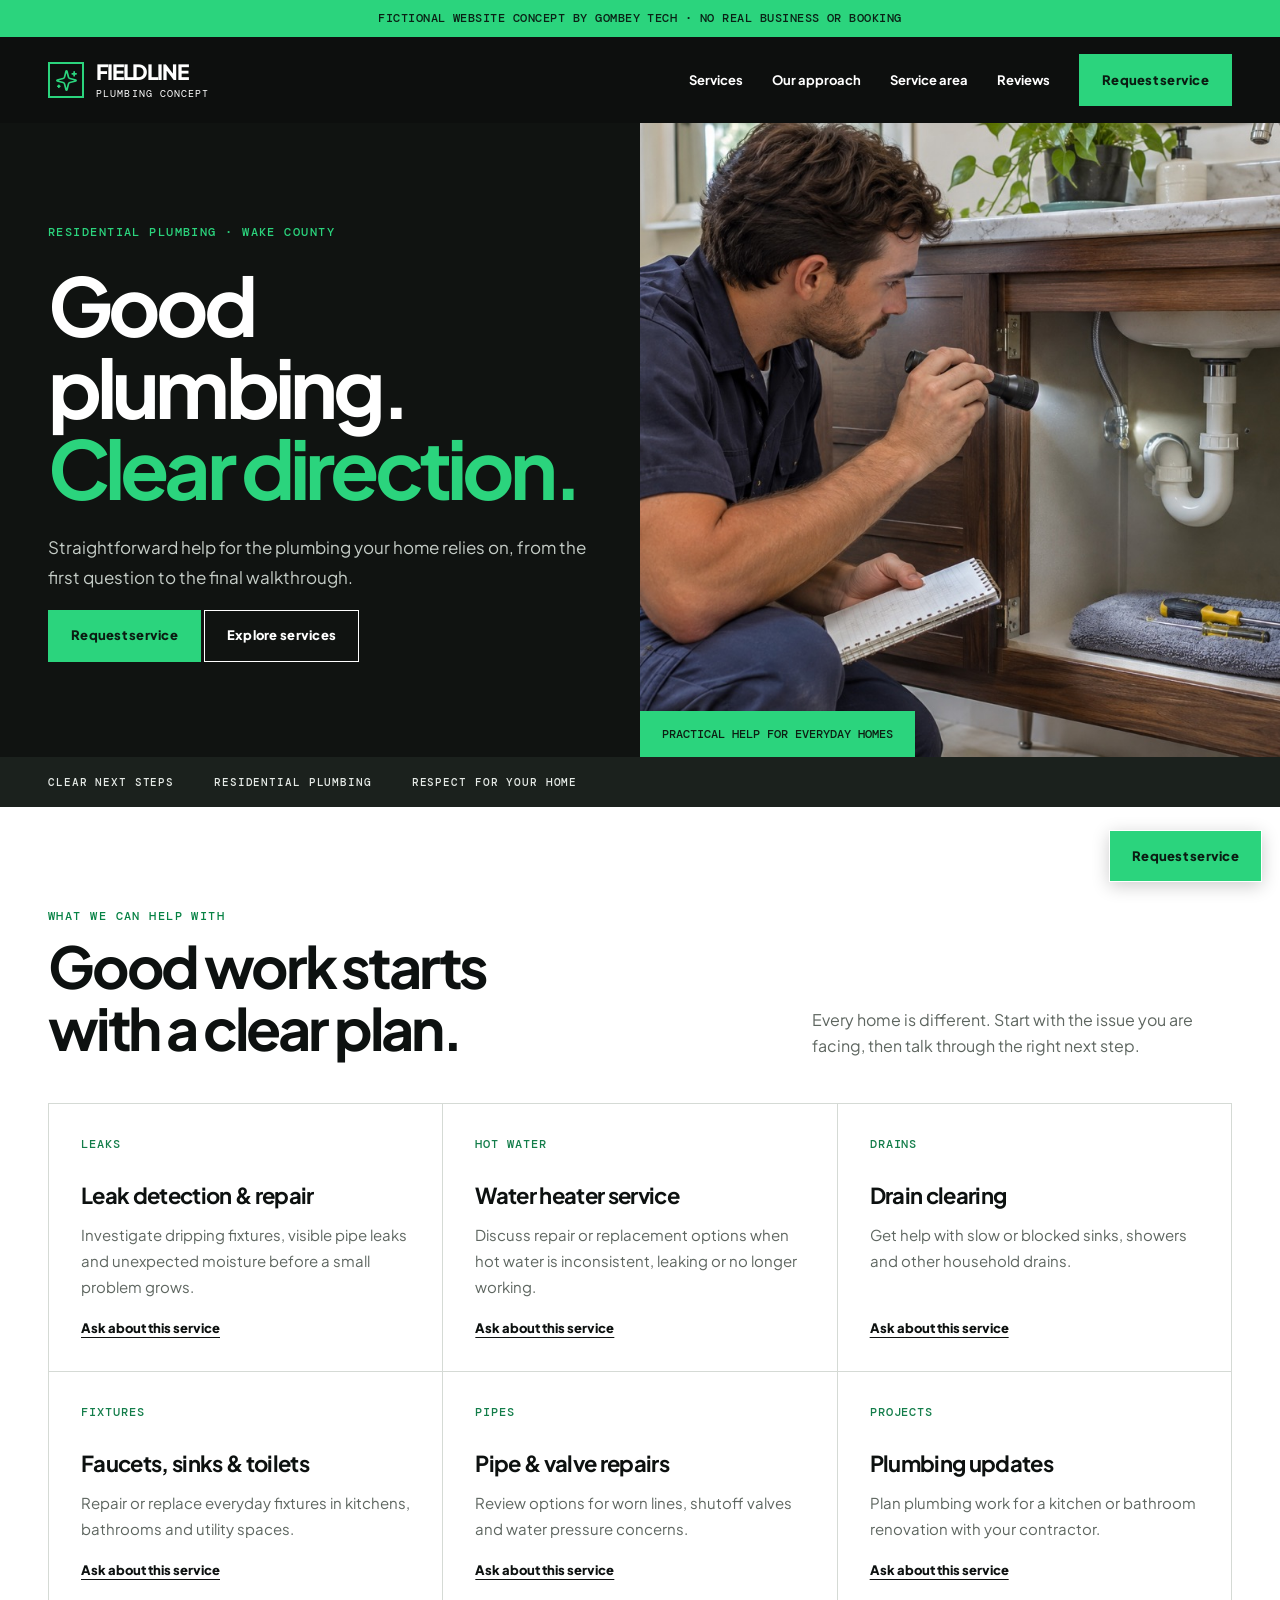
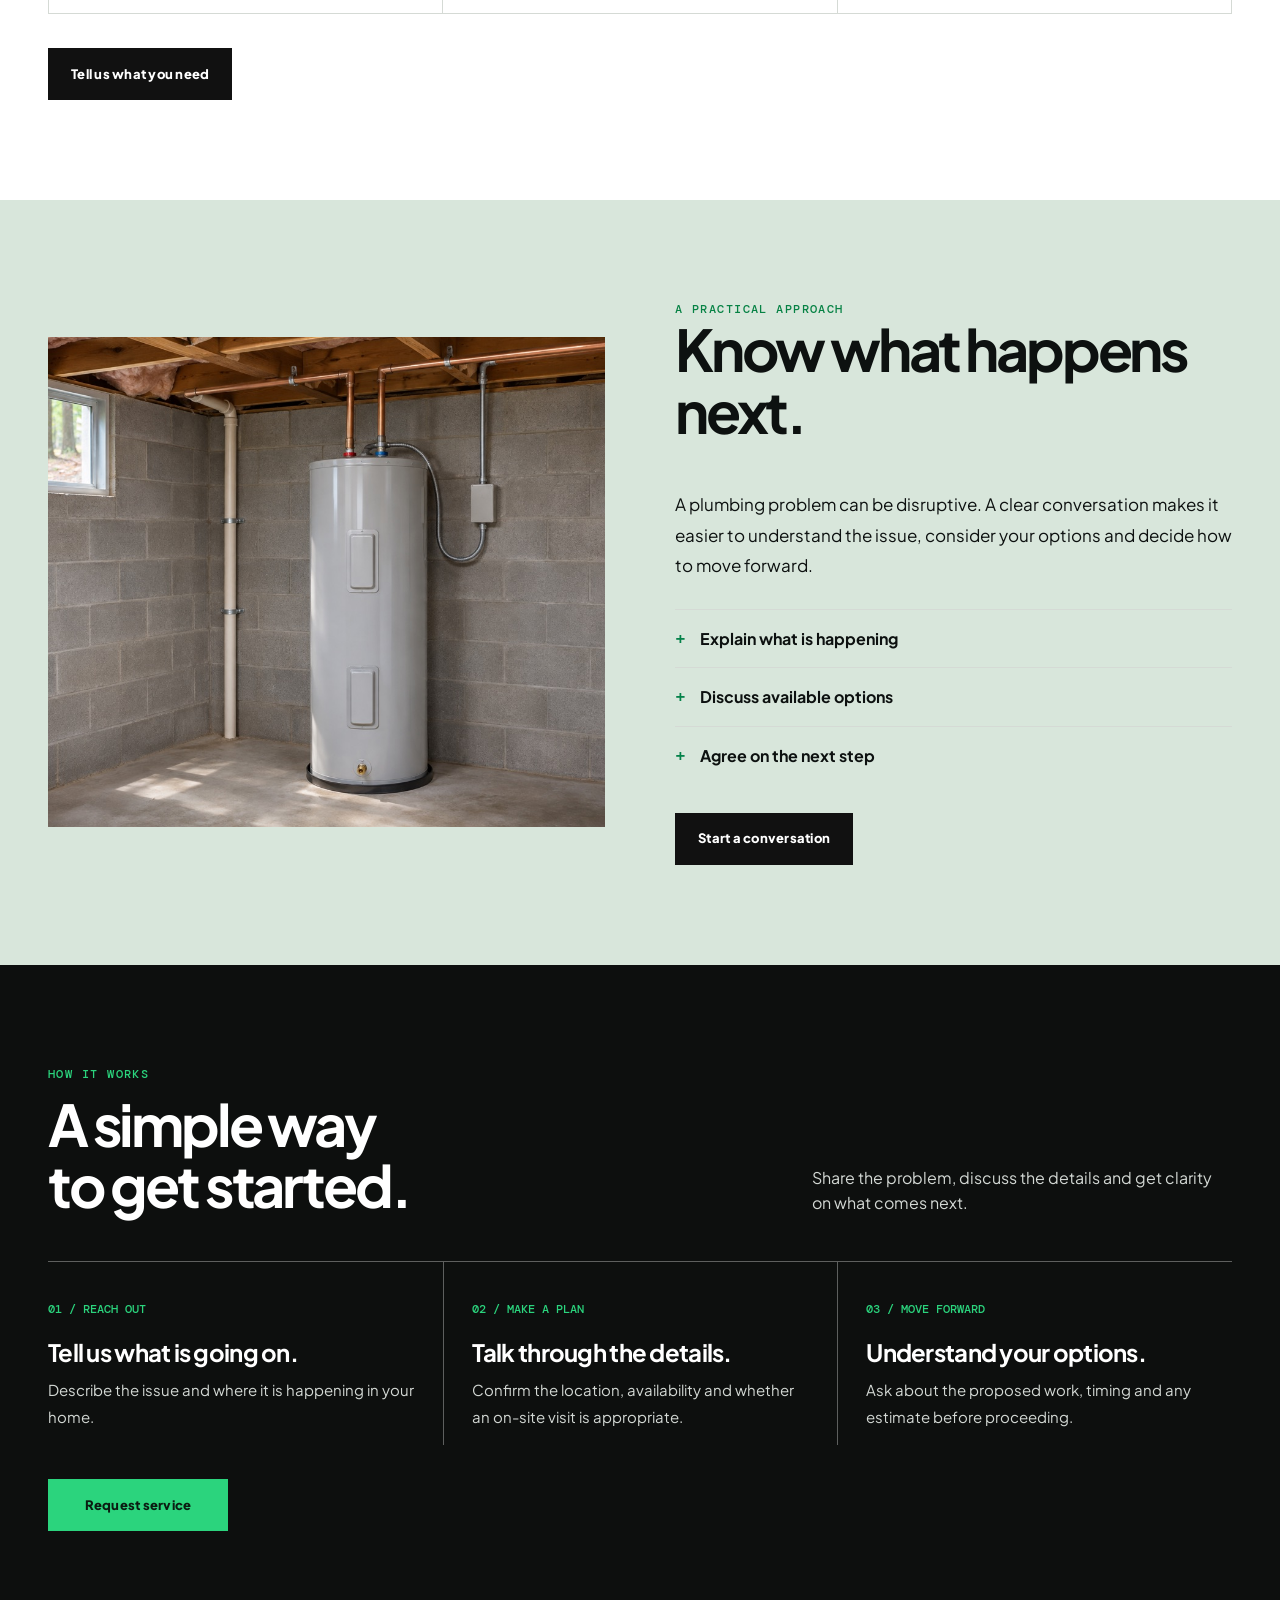
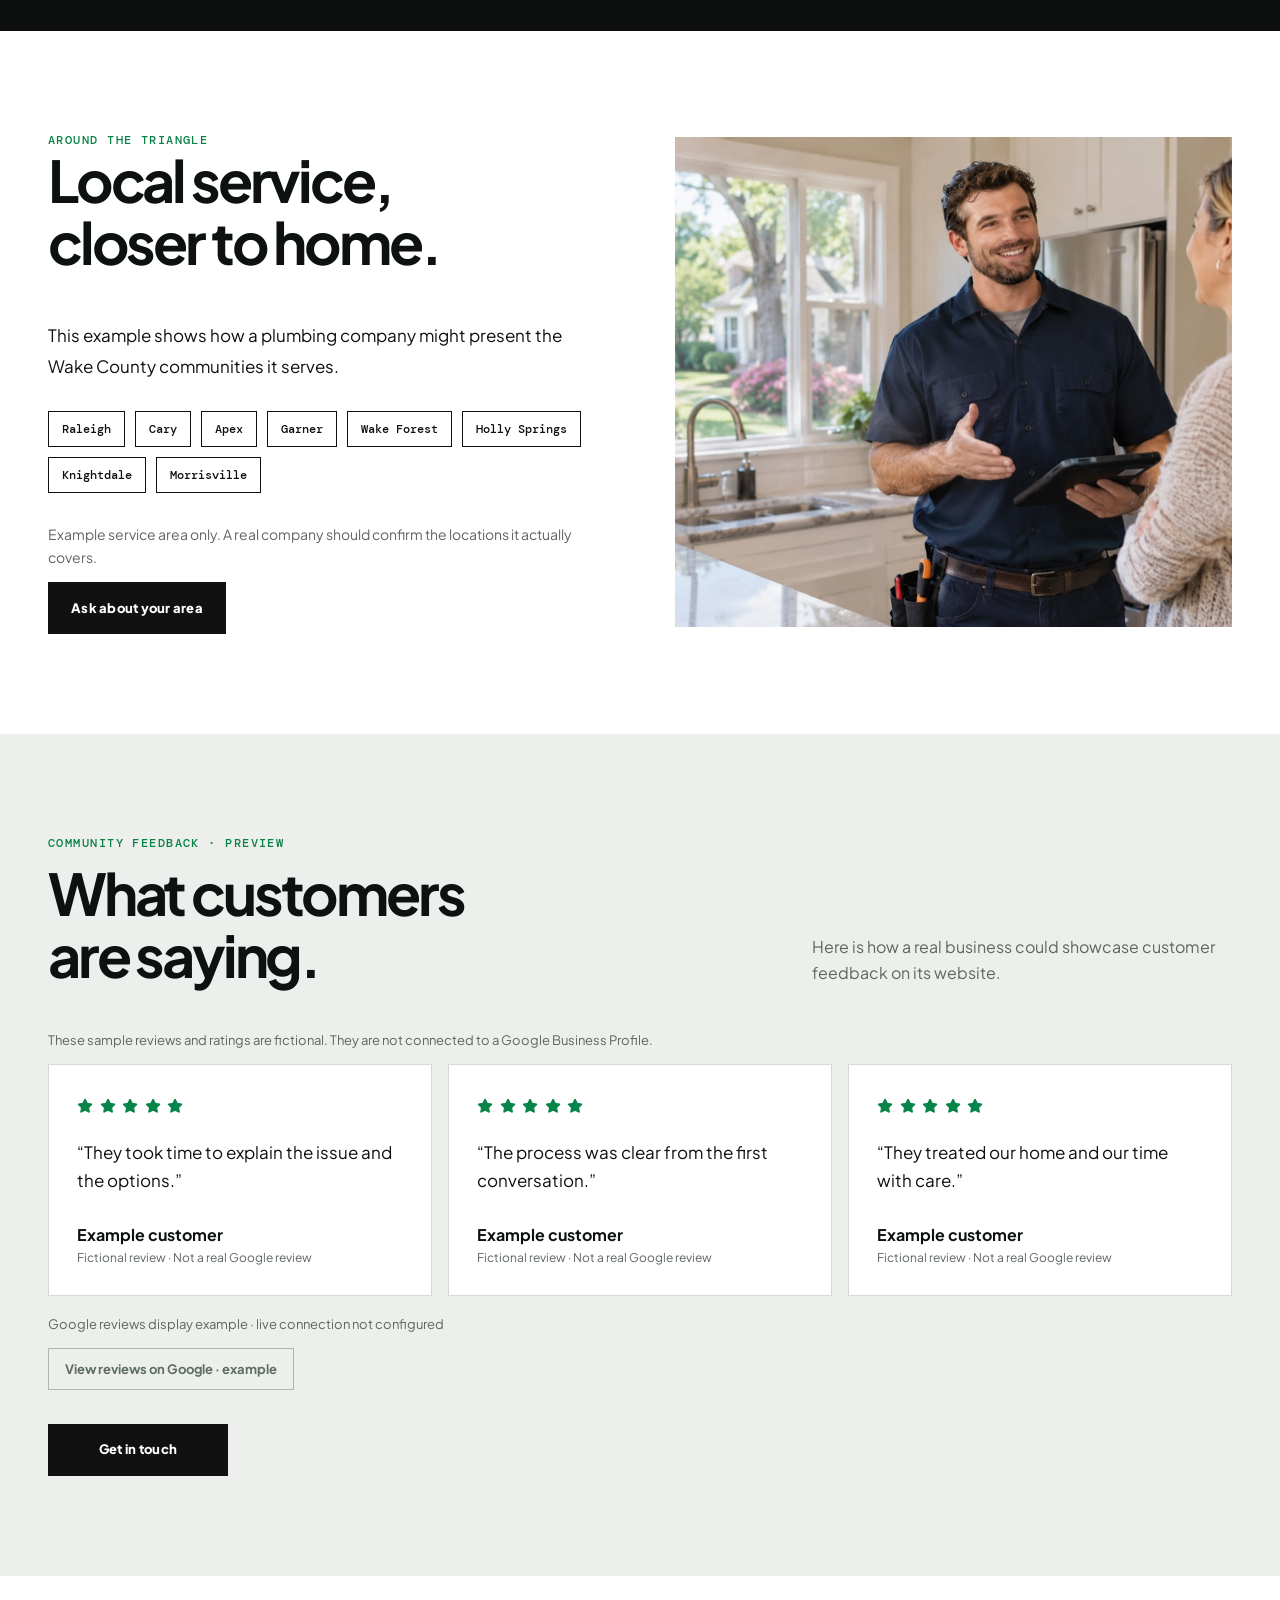
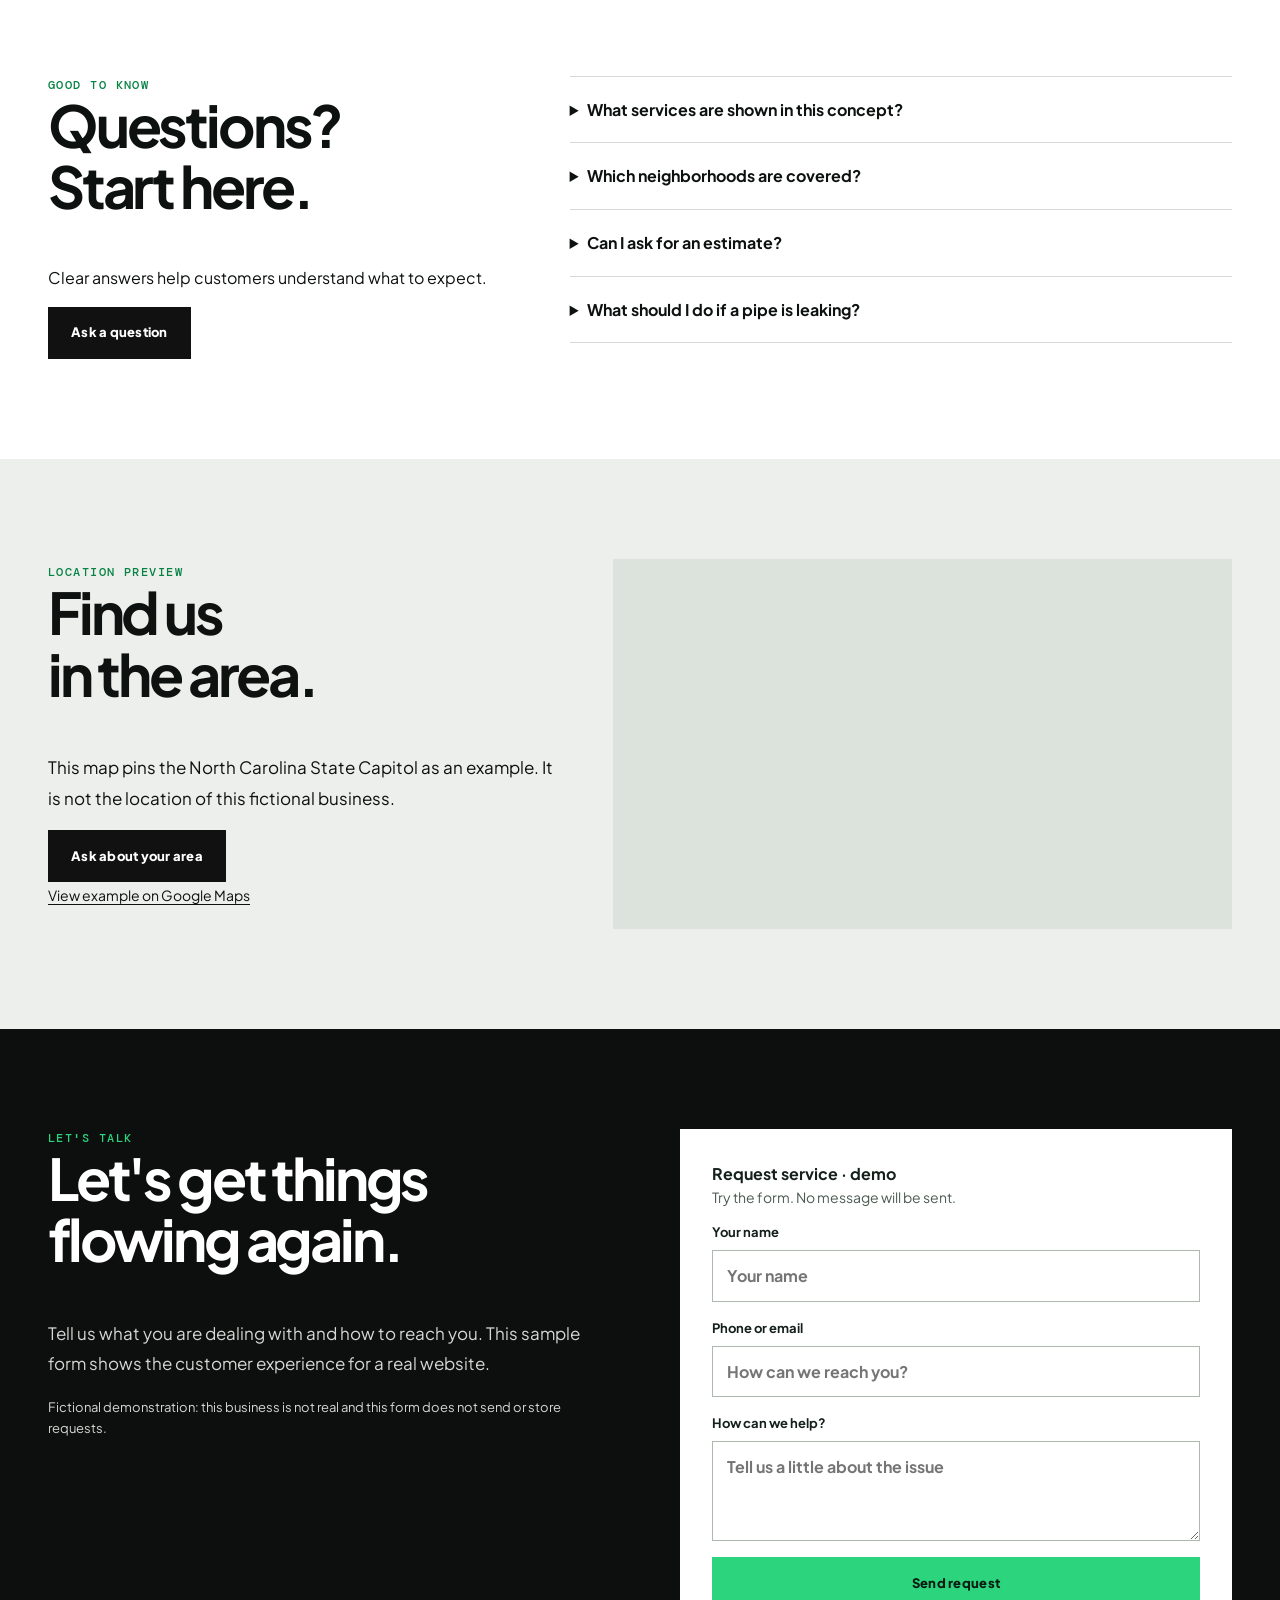
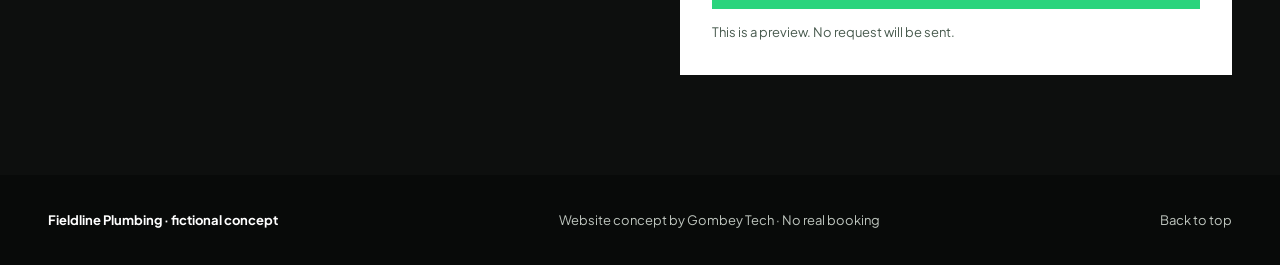
<file: field/index.html>
<!doctype html><html lang="en"><head><meta charset="utf-8"><meta name="viewport" content="width=device-width,initial-scale=1"><meta name="robots" content="noindex,nofollow"><meta name="description" content="Fictional Wake County plumbing website concept showing repair, water heater, drain, and service area information."><title>Fieldline Plumbing | Wake County Plumbing Website Concept</title><link rel="preconnect" href="https://fonts.googleapis.com"><link rel="preconnect" href="https://fonts.gstatic.com" crossorigin><link rel="stylesheet" href="../shared/new-variants.css"><style>
/* Lucide icons: locally embedded; see LUCIDE-LICENSE.txt. */
.lucide-icon{display:inline-block;width:1em;height:1em;flex:none;vertical-align:-.14em;stroke-width:1.8}
.demo-stars .lucide-icon,.stars .lucide-icon{width:.95em;height:.95em;margin-right:.1em;vertical-align:-.08em;stroke-width:1.5}
</style></head><body class="field">
<div class="demo-bar">Fictional website concept by Gombey Tech · no real business or booking</div><header class="masthead"><div class="shell nav-inner"><a href="#top" class="brand"><span class="brand-icon" aria-hidden="true">
<svg aria-hidden="true" focusable="false" class="lucide-icon lucide lucide-sparkles" xmlns="http://www.w3.org/2000/svg" viewBox="0 0 24 24" fill="none" stroke="currentColor" stroke-width="2" stroke-linecap="round" stroke-linejoin="round" ><path d="M9.937 15.5A2 2 0 0 0 8.5 14.063l-6.135-1.582a.5.5 0 0 1 0-.962L8.5 9.936A2 2 0 0 0 9.937 8.5l1.582-6.135a.5.5 0 0 1 .963 0L14.063 8.5A2 2 0 0 0 15.5 9.937l6.135 1.581a.5.5 0 0 1 0 .964L15.5 14.063a2 2 0 0 0-1.437 1.437l-1.582 6.135a.5.5 0 0 1-.963 0z" /><path d="M20 3v4" /><path d="M22 5h-4" /><path d="M4 17v2" /><path d="M5 18H3" /></svg></span><span>FIELDLINE<small>PLUMBING CONCEPT</small></span></a><button class="menu-toggle" type="button" aria-expanded="false" aria-controls="site-nav">Menu</button><nav class="nav-links" id="site-nav" aria-label="Main navigation"><a href="#services">Services</a><a href="#approach">Our approach</a><a href="#areas">Service area</a><a href="#reviews">Reviews</a><a class="btn" href="#contact">Request service</a></nav></div></header><a class="btn sticky-cta" href="#contact">Request service</a><main id="top"><section class="hero"><div class="hero-grid"><div class="hero-copy"><span class="kicker on-dark">Residential plumbing · Wake County</span><h1>Good plumbing.<br><em>Clear direction.</em></h1><p class="lede">Straightforward help for the plumbing your home relies on, from the first question to the final walkthrough.</p><div><a class="btn" href="#contact">Request service</a> <a class="btn btn-outline" href="#services">Explore services</a></div></div><div class="hero-image"><img class="photo" src="../assets/plumber-inspection-v2.jpg" alt="Plumbing professional inspecting pipes beneath a sink"><span class="photo-tag">Practical help for everyday homes</span></div></div></section><div class="proofbar"><div class="shell"><span>Clear next steps</span><span>Residential plumbing</span><span>Respect for your home</span></div></div>
<section class="section light" id="services"><div class="shell reveal"><div class="section-head"><div><span class="kicker">What we can help with</span><h2>Good work starts<br>with a clear plan.</h2></div><p>Every home is different. Start with the issue you are facing, then talk through the right next step.</p></div><div class="service-grid"><article class="service"><span class="service-icon">LEAKS</span><h3>Leak detection &amp; repair</h3><p>Investigate dripping fixtures, visible pipe leaks and unexpected moisture before a small problem grows.</p><a href="#contact">Ask about this service</a></article><article class="service"><span class="service-icon">HOT WATER</span><h3>Water heater service</h3><p>Discuss repair or replacement options when hot water is inconsistent, leaking or no longer working.</p><a href="#contact">Ask about this service</a></article><article class="service"><span class="service-icon">DRAINS</span><h3>Drain clearing</h3><p>Get help with slow or blocked sinks, showers and other household drains.</p><a href="#contact">Ask about this service</a></article><article class="service"><span class="service-icon">FIXTURES</span><h3>Faucets, sinks &amp; toilets</h3><p>Repair or replace everyday fixtures in kitchens, bathrooms and utility spaces.</p><a href="#contact">Ask about this service</a></article><article class="service"><span class="service-icon">PIPES</span><h3>Pipe &amp; valve repairs</h3><p>Review options for worn lines, shutoff valves and water pressure concerns.</p><a href="#contact">Ask about this service</a></article><article class="service"><span class="service-icon">PROJECTS</span><h3>Plumbing updates</h3><p>Plan plumbing work for a kitchen or bathroom renovation with your contractor.</p><a href="#contact">Ask about this service</a></article></div><div class="section-action"><a class="btn btn-dark" href="#contact">Tell us what you need</a></div></div></section>
<section class="section photo-band" id="approach"><div class="shell split reveal"><div class="split-image"><img class="photo" loading="lazy" src="../assets/water-heater-basement-v2.jpg" alt="A residential water heater in an unfinished basement"></div><div><span class="kicker">A practical approach</span><h2>Know what happens next.</h2><p class="lede">A plumbing problem can be disruptive. A clear conversation makes it easier to understand the issue, consider your options and decide how to move forward.</p><ul class="bullets"><li>Explain what is happening</li><li>Discuss available options</li><li>Agree on the next step</li></ul><a class="btn btn-dark" href="#contact">Start a conversation</a></div></div></section>
<section class="section dark" id="process"><div class="shell reveal"><div class="section-head"><div><span class="kicker on-dark">How it works</span><h2>A simple way<br>to get started.</h2></div><p>Share the problem, discuss the details and get clarity on what comes next.</p></div><div class="steps"><article class="step"><span class="step-label">01 / REACH OUT</span><h3>Tell us what is going on.</h3><p>Describe the issue and where it is happening in your home.</p></article><article class="step"><span class="step-label">02 / MAKE A PLAN</span><h3>Talk through the details.</h3><p>Confirm the location, availability and whether an on-site visit is appropriate.</p></article><article class="step"><span class="step-label">03 / MOVE FORWARD</span><h3>Understand your options.</h3><p>Ask about the proposed work, timing and any estimate before proceeding.</p></article></div><div class="section-action"><a class="btn" href="#contact">Request service</a></div></div></section>
<section class="section light" id="areas"><div class="shell split reveal"><div><span class="kicker">Around the Triangle</span><h2>Local service,<br>closer to home.</h2><p class="lede">This example shows how a plumbing company might present the Wake County communities it serves.</p><div class="area-list"><span>Raleigh</span><span>Cary</span><span>Apex</span><span>Garner</span><span>Wake Forest</span><span>Holly Springs</span><span>Knightdale</span><span>Morrisville</span></div><p class="area-note">Example service area only. A real company should confirm the locations it actually covers.</p><a class="btn btn-dark" href="#contact">Ask about your area</a></div><div class="split-image"><img class="photo" loading="lazy" src="../assets/plumber-homeowner.jpg" alt="Plumbing professional talking with a homeowner"></div></div></section>
<section class="section soft" id="reviews"><div class="shell reveal"><div class="section-head"><div><span class="kicker">Community feedback · preview</span><h2>What customers<br>are saying.</h2></div><p>Here is how a real business could showcase customer feedback on its website.</p></div><p class="disclaimer">These sample reviews and ratings are fictional. They are not connected to a Google Business Profile.</p><div class="reviews"><article class="review"><span class="stars" aria-label="Example five-star rating">
<svg aria-hidden="true" focusable="false" class="lucide-icon lucide lucide-star" xmlns="http://www.w3.org/2000/svg" viewBox="0 0 24 24" fill="currentColor" stroke="currentColor" stroke-width="2" stroke-linecap="round" stroke-linejoin="round" ><path d="M11.525 2.295a.53.53 0 0 1 .95 0l2.31 4.679a2.123 2.123 0 0 0 1.595 1.16l5.166.756a.53.53 0 0 1 .294.904l-3.736 3.638a2.123 2.123 0 0 0-.611 1.878l.882 5.14a.53.53 0 0 1-.771.56l-4.618-2.428a2.122 2.122 0 0 0-1.973 0L6.396 21.01a.53.53 0 0 1-.77-.56l.881-5.139a2.122 2.122 0 0 0-.611-1.879L2.16 9.795a.53.53 0 0 1 .294-.906l5.165-.755a2.122 2.122 0 0 0 1.597-1.16z" /></svg>
<svg aria-hidden="true" focusable="false" class="lucide-icon lucide lucide-star" xmlns="http://www.w3.org/2000/svg" viewBox="0 0 24 24" fill="currentColor" stroke="currentColor" stroke-width="2" stroke-linecap="round" stroke-linejoin="round" ><path d="M11.525 2.295a.53.53 0 0 1 .95 0l2.31 4.679a2.123 2.123 0 0 0 1.595 1.16l5.166.756a.53.53 0 0 1 .294.904l-3.736 3.638a2.123 2.123 0 0 0-.611 1.878l.882 5.14a.53.53 0 0 1-.771.56l-4.618-2.428a2.122 2.122 0 0 0-1.973 0L6.396 21.01a.53.53 0 0 1-.77-.56l.881-5.139a2.122 2.122 0 0 0-.611-1.879L2.16 9.795a.53.53 0 0 1 .294-.906l5.165-.755a2.122 2.122 0 0 0 1.597-1.16z" /></svg>
<svg aria-hidden="true" focusable="false" class="lucide-icon lucide lucide-star" xmlns="http://www.w3.org/2000/svg" viewBox="0 0 24 24" fill="currentColor" stroke="currentColor" stroke-width="2" stroke-linecap="round" stroke-linejoin="round" ><path d="M11.525 2.295a.53.53 0 0 1 .95 0l2.31 4.679a2.123 2.123 0 0 0 1.595 1.16l5.166.756a.53.53 0 0 1 .294.904l-3.736 3.638a2.123 2.123 0 0 0-.611 1.878l.882 5.14a.53.53 0 0 1-.771.56l-4.618-2.428a2.122 2.122 0 0 0-1.973 0L6.396 21.01a.53.53 0 0 1-.77-.56l.881-5.139a2.122 2.122 0 0 0-.611-1.879L2.16 9.795a.53.53 0 0 1 .294-.906l5.165-.755a2.122 2.122 0 0 0 1.597-1.16z" /></svg>
<svg aria-hidden="true" focusable="false" class="lucide-icon lucide lucide-star" xmlns="http://www.w3.org/2000/svg" viewBox="0 0 24 24" fill="currentColor" stroke="currentColor" stroke-width="2" stroke-linecap="round" stroke-linejoin="round" ><path d="M11.525 2.295a.53.53 0 0 1 .95 0l2.31 4.679a2.123 2.123 0 0 0 1.595 1.16l5.166.756a.53.53 0 0 1 .294.904l-3.736 3.638a2.123 2.123 0 0 0-.611 1.878l.882 5.14a.53.53 0 0 1-.771.56l-4.618-2.428a2.122 2.122 0 0 0-1.973 0L6.396 21.01a.53.53 0 0 1-.77-.56l.881-5.139a2.122 2.122 0 0 0-.611-1.879L2.16 9.795a.53.53 0 0 1 .294-.906l5.165-.755a2.122 2.122 0 0 0 1.597-1.16z" /></svg>
<svg aria-hidden="true" focusable="false" class="lucide-icon lucide lucide-star" xmlns="http://www.w3.org/2000/svg" viewBox="0 0 24 24" fill="currentColor" stroke="currentColor" stroke-width="2" stroke-linecap="round" stroke-linejoin="round" ><path d="M11.525 2.295a.53.53 0 0 1 .95 0l2.31 4.679a2.123 2.123 0 0 0 1.595 1.16l5.166.756a.53.53 0 0 1 .294.904l-3.736 3.638a2.123 2.123 0 0 0-.611 1.878l.882 5.14a.53.53 0 0 1-.771.56l-4.618-2.428a2.122 2.122 0 0 0-1.973 0L6.396 21.01a.53.53 0 0 1-.77-.56l.881-5.139a2.122 2.122 0 0 0-.611-1.879L2.16 9.795a.53.53 0 0 1 .294-.906l5.165-.755a2.122 2.122 0 0 0 1.597-1.16z" /></svg></span><blockquote>“They took time to explain the issue and the options.”</blockquote><strong>Example customer</strong><small>Fictional review · Not a real Google review</small></article><article class="review"><span class="stars" aria-label="Example five-star rating">
<svg aria-hidden="true" focusable="false" class="lucide-icon lucide lucide-star" xmlns="http://www.w3.org/2000/svg" viewBox="0 0 24 24" fill="currentColor" stroke="currentColor" stroke-width="2" stroke-linecap="round" stroke-linejoin="round" ><path d="M11.525 2.295a.53.53 0 0 1 .95 0l2.31 4.679a2.123 2.123 0 0 0 1.595 1.16l5.166.756a.53.53 0 0 1 .294.904l-3.736 3.638a2.123 2.123 0 0 0-.611 1.878l.882 5.14a.53.53 0 0 1-.771.56l-4.618-2.428a2.122 2.122 0 0 0-1.973 0L6.396 21.01a.53.53 0 0 1-.77-.56l.881-5.139a2.122 2.122 0 0 0-.611-1.879L2.16 9.795a.53.53 0 0 1 .294-.906l5.165-.755a2.122 2.122 0 0 0 1.597-1.16z" /></svg>
<svg aria-hidden="true" focusable="false" class="lucide-icon lucide lucide-star" xmlns="http://www.w3.org/2000/svg" viewBox="0 0 24 24" fill="currentColor" stroke="currentColor" stroke-width="2" stroke-linecap="round" stroke-linejoin="round" ><path d="M11.525 2.295a.53.53 0 0 1 .95 0l2.31 4.679a2.123 2.123 0 0 0 1.595 1.16l5.166.756a.53.53 0 0 1 .294.904l-3.736 3.638a2.123 2.123 0 0 0-.611 1.878l.882 5.14a.53.53 0 0 1-.771.56l-4.618-2.428a2.122 2.122 0 0 0-1.973 0L6.396 21.01a.53.53 0 0 1-.77-.56l.881-5.139a2.122 2.122 0 0 0-.611-1.879L2.16 9.795a.53.53 0 0 1 .294-.906l5.165-.755a2.122 2.122 0 0 0 1.597-1.16z" /></svg>
<svg aria-hidden="true" focusable="false" class="lucide-icon lucide lucide-star" xmlns="http://www.w3.org/2000/svg" viewBox="0 0 24 24" fill="currentColor" stroke="currentColor" stroke-width="2" stroke-linecap="round" stroke-linejoin="round" ><path d="M11.525 2.295a.53.53 0 0 1 .95 0l2.31 4.679a2.123 2.123 0 0 0 1.595 1.16l5.166.756a.53.53 0 0 1 .294.904l-3.736 3.638a2.123 2.123 0 0 0-.611 1.878l.882 5.14a.53.53 0 0 1-.771.56l-4.618-2.428a2.122 2.122 0 0 0-1.973 0L6.396 21.01a.53.53 0 0 1-.77-.56l.881-5.139a2.122 2.122 0 0 0-.611-1.879L2.16 9.795a.53.53 0 0 1 .294-.906l5.165-.755a2.122 2.122 0 0 0 1.597-1.16z" /></svg>
<svg aria-hidden="true" focusable="false" class="lucide-icon lucide lucide-star" xmlns="http://www.w3.org/2000/svg" viewBox="0 0 24 24" fill="currentColor" stroke="currentColor" stroke-width="2" stroke-linecap="round" stroke-linejoin="round" ><path d="M11.525 2.295a.53.53 0 0 1 .95 0l2.31 4.679a2.123 2.123 0 0 0 1.595 1.16l5.166.756a.53.53 0 0 1 .294.904l-3.736 3.638a2.123 2.123 0 0 0-.611 1.878l.882 5.14a.53.53 0 0 1-.771.56l-4.618-2.428a2.122 2.122 0 0 0-1.973 0L6.396 21.01a.53.53 0 0 1-.77-.56l.881-5.139a2.122 2.122 0 0 0-.611-1.879L2.16 9.795a.53.53 0 0 1 .294-.906l5.165-.755a2.122 2.122 0 0 0 1.597-1.16z" /></svg>
<svg aria-hidden="true" focusable="false" class="lucide-icon lucide lucide-star" xmlns="http://www.w3.org/2000/svg" viewBox="0 0 24 24" fill="currentColor" stroke="currentColor" stroke-width="2" stroke-linecap="round" stroke-linejoin="round" ><path d="M11.525 2.295a.53.53 0 0 1 .95 0l2.31 4.679a2.123 2.123 0 0 0 1.595 1.16l5.166.756a.53.53 0 0 1 .294.904l-3.736 3.638a2.123 2.123 0 0 0-.611 1.878l.882 5.14a.53.53 0 0 1-.771.56l-4.618-2.428a2.122 2.122 0 0 0-1.973 0L6.396 21.01a.53.53 0 0 1-.77-.56l.881-5.139a2.122 2.122 0 0 0-.611-1.879L2.16 9.795a.53.53 0 0 1 .294-.906l5.165-.755a2.122 2.122 0 0 0 1.597-1.16z" /></svg></span><blockquote>“The process was clear from the first conversation.”</blockquote><strong>Example customer</strong><small>Fictional review · Not a real Google review</small></article><article class="review"><span class="stars" aria-label="Example five-star rating">
<svg aria-hidden="true" focusable="false" class="lucide-icon lucide lucide-star" xmlns="http://www.w3.org/2000/svg" viewBox="0 0 24 24" fill="currentColor" stroke="currentColor" stroke-width="2" stroke-linecap="round" stroke-linejoin="round" ><path d="M11.525 2.295a.53.53 0 0 1 .95 0l2.31 4.679a2.123 2.123 0 0 0 1.595 1.16l5.166.756a.53.53 0 0 1 .294.904l-3.736 3.638a2.123 2.123 0 0 0-.611 1.878l.882 5.14a.53.53 0 0 1-.771.56l-4.618-2.428a2.122 2.122 0 0 0-1.973 0L6.396 21.01a.53.53 0 0 1-.77-.56l.881-5.139a2.122 2.122 0 0 0-.611-1.879L2.16 9.795a.53.53 0 0 1 .294-.906l5.165-.755a2.122 2.122 0 0 0 1.597-1.16z" /></svg>
<svg aria-hidden="true" focusable="false" class="lucide-icon lucide lucide-star" xmlns="http://www.w3.org/2000/svg" viewBox="0 0 24 24" fill="currentColor" stroke="currentColor" stroke-width="2" stroke-linecap="round" stroke-linejoin="round" ><path d="M11.525 2.295a.53.53 0 0 1 .95 0l2.31 4.679a2.123 2.123 0 0 0 1.595 1.16l5.166.756a.53.53 0 0 1 .294.904l-3.736 3.638a2.123 2.123 0 0 0-.611 1.878l.882 5.14a.53.53 0 0 1-.771.56l-4.618-2.428a2.122 2.122 0 0 0-1.973 0L6.396 21.01a.53.53 0 0 1-.77-.56l.881-5.139a2.122 2.122 0 0 0-.611-1.879L2.16 9.795a.53.53 0 0 1 .294-.906l5.165-.755a2.122 2.122 0 0 0 1.597-1.16z" /></svg>
<svg aria-hidden="true" focusable="false" class="lucide-icon lucide lucide-star" xmlns="http://www.w3.org/2000/svg" viewBox="0 0 24 24" fill="currentColor" stroke="currentColor" stroke-width="2" stroke-linecap="round" stroke-linejoin="round" ><path d="M11.525 2.295a.53.53 0 0 1 .95 0l2.31 4.679a2.123 2.123 0 0 0 1.595 1.16l5.166.756a.53.53 0 0 1 .294.904l-3.736 3.638a2.123 2.123 0 0 0-.611 1.878l.882 5.14a.53.53 0 0 1-.771.56l-4.618-2.428a2.122 2.122 0 0 0-1.973 0L6.396 21.01a.53.53 0 0 1-.77-.56l.881-5.139a2.122 2.122 0 0 0-.611-1.879L2.16 9.795a.53.53 0 0 1 .294-.906l5.165-.755a2.122 2.122 0 0 0 1.597-1.16z" /></svg>
<svg aria-hidden="true" focusable="false" class="lucide-icon lucide lucide-star" xmlns="http://www.w3.org/2000/svg" viewBox="0 0 24 24" fill="currentColor" stroke="currentColor" stroke-width="2" stroke-linecap="round" stroke-linejoin="round" ><path d="M11.525 2.295a.53.53 0 0 1 .95 0l2.31 4.679a2.123 2.123 0 0 0 1.595 1.16l5.166.756a.53.53 0 0 1 .294.904l-3.736 3.638a2.123 2.123 0 0 0-.611 1.878l.882 5.14a.53.53 0 0 1-.771.56l-4.618-2.428a2.122 2.122 0 0 0-1.973 0L6.396 21.01a.53.53 0 0 1-.77-.56l.881-5.139a2.122 2.122 0 0 0-.611-1.879L2.16 9.795a.53.53 0 0 1 .294-.906l5.165-.755a2.122 2.122 0 0 0 1.597-1.16z" /></svg>
<svg aria-hidden="true" focusable="false" class="lucide-icon lucide lucide-star" xmlns="http://www.w3.org/2000/svg" viewBox="0 0 24 24" fill="currentColor" stroke="currentColor" stroke-width="2" stroke-linecap="round" stroke-linejoin="round" ><path d="M11.525 2.295a.53.53 0 0 1 .95 0l2.31 4.679a2.123 2.123 0 0 0 1.595 1.16l5.166.756a.53.53 0 0 1 .294.904l-3.736 3.638a2.123 2.123 0 0 0-.611 1.878l.882 5.14a.53.53 0 0 1-.771.56l-4.618-2.428a2.122 2.122 0 0 0-1.973 0L6.396 21.01a.53.53 0 0 1-.77-.56l.881-5.139a2.122 2.122 0 0 0-.611-1.879L2.16 9.795a.53.53 0 0 1 .294-.906l5.165-.755a2.122 2.122 0 0 0 1.597-1.16z" /></svg></span><blockquote>“They treated our home and our time with care.”</blockquote><strong>Example customer</strong><small>Fictional review · Not a real Google review</small></article></div><p class="disclaimer">Google reviews display example · live connection not configured</p><button type="button" class="review-example" disabled>View reviews on Google · example</button><div class="section-action"><a class="btn btn-dark" href="#contact">Get in touch</a></div></div></section>
<section class="section light" id="faq"><div class="shell faq-grid reveal"><div><span class="kicker">Good to know</span><h2>Questions?<br>Start here.</h2><p>Clear answers help customers understand what to expect.</p><a class="btn btn-dark" href="#contact">Ask a question</a></div><div class="faq-list"><details><summary>What services are shown in this concept?</summary><p>This fictional example includes repairs, drain clearing, water heaters, fixtures and other residential plumbing services. A real business should list only the work it actually offers.</p></details><details><summary>Which neighborhoods are covered?</summary><p>This demo shows communities across Wake County as examples. A real business should confirm its actual service area and availability.</p></details><details><summary>Can I ask for an estimate?</summary><p>A real business could discuss the work and provide its own estimate process. This preview does not receive service requests.</p></details><details><summary>What should I do if a pipe is leaking?</summary><p>If safe to do so, turn off the relevant water supply and contact a qualified professional. If there is immediate danger, contact the appropriate emergency service.</p></details></div></div></section>
<section class="section soft" id="map"><div class="shell map-grid reveal"><div><span class="kicker">Location preview</span><h2>Find us<br>in the area.</h2><p class="lede">This map pins the North Carolina State Capitol as an example. It is not the location of this fictional business.</p><a class="btn btn-dark" href="#contact">Ask about your area</a><p><a class="map-link" href="https://www.google.com/maps/search/?api=1&amp;query=North+Carolina+State+Capitol" target="_blank" rel="noopener noreferrer">View example on Google Maps</a></p></div><iframe title="Example map showing North Carolina State Capitol in Raleigh" loading="lazy" referrerpolicy="strict-origin-when-cross-origin" src="https://maps.google.com/maps?q=North%20Carolina%20State%20Capitol%2C%20Raleigh%2C%20NC&amp;z=13&amp;output=embed"></iframe></div></section>
<section class="section dark" id="contact"><div class="shell contact-grid"><div><span class="kicker on-dark">Let's talk</span><h2>Let's get things<br>flowing again.</h2><p class="lede">Tell us what you are dealing with and how to reach you. This sample form shows the customer experience for a real website.</p><p class="disclaimer">Fictional demonstration: this business is not real and this form does not send or store requests.</p></div><form class="contact-form" data-demo-form><strong>Request service · demo</strong><p class="area-note">Try the form. No message will be sent.</p><label>Your name<input name="name" autocomplete="name" required placeholder="Your name"></label><label>Phone or email<input name="contact" required placeholder="How can we reach you?"></label><label>How can we help?<textarea name="message" required placeholder="Tell us a little about the issue"></textarea></label><button class="btn" type="submit">Send request</button><p class="form-status demo-form-status" role="status" aria-live="polite">This is a preview. No request will be sent.</p></form></div></section></main><footer class="footer"><div class="shell"><strong>Fieldline Plumbing · fictional concept</strong><span>Website concept by Gombey Tech · No real booking</span><a href="#top">Back to top</a></div></footer><script src="../shared/new-variants.js" defer></script><script src="../shared/demo-contact.js" defer></script></body></html>
</file>
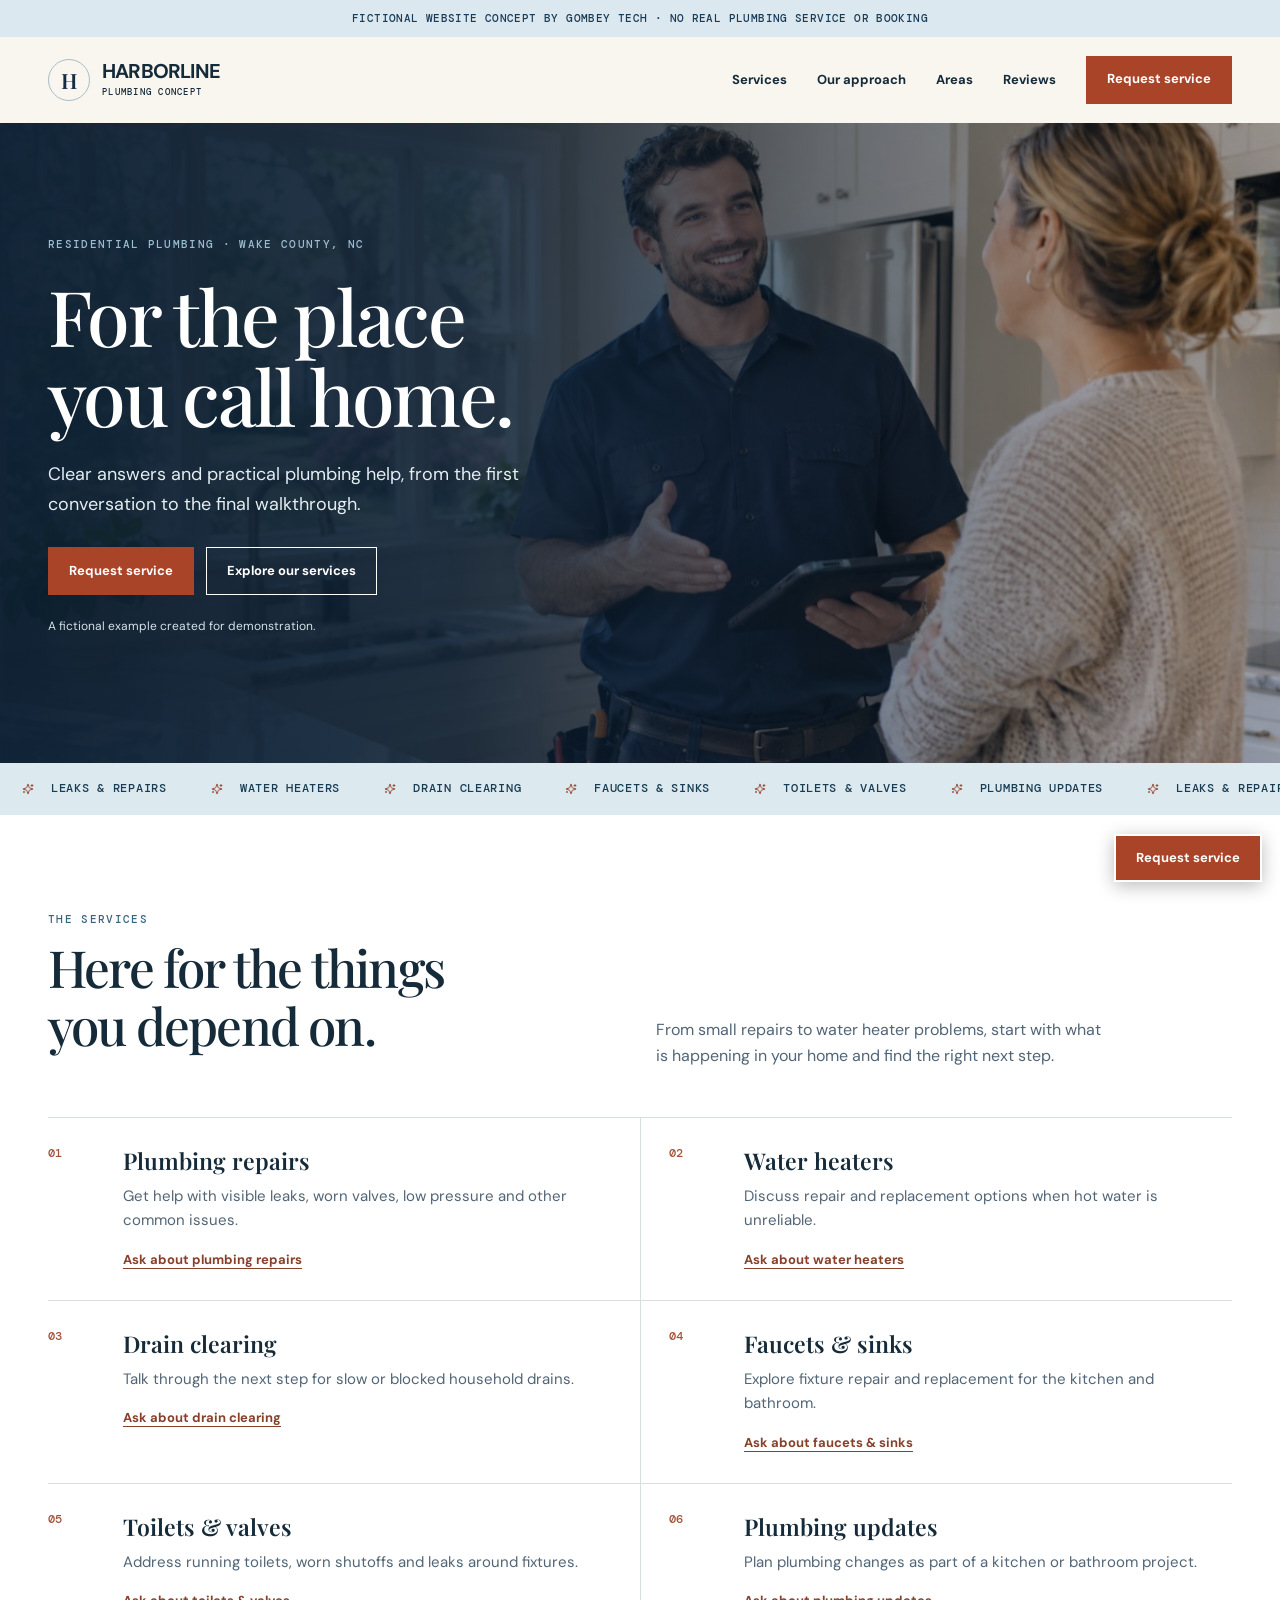
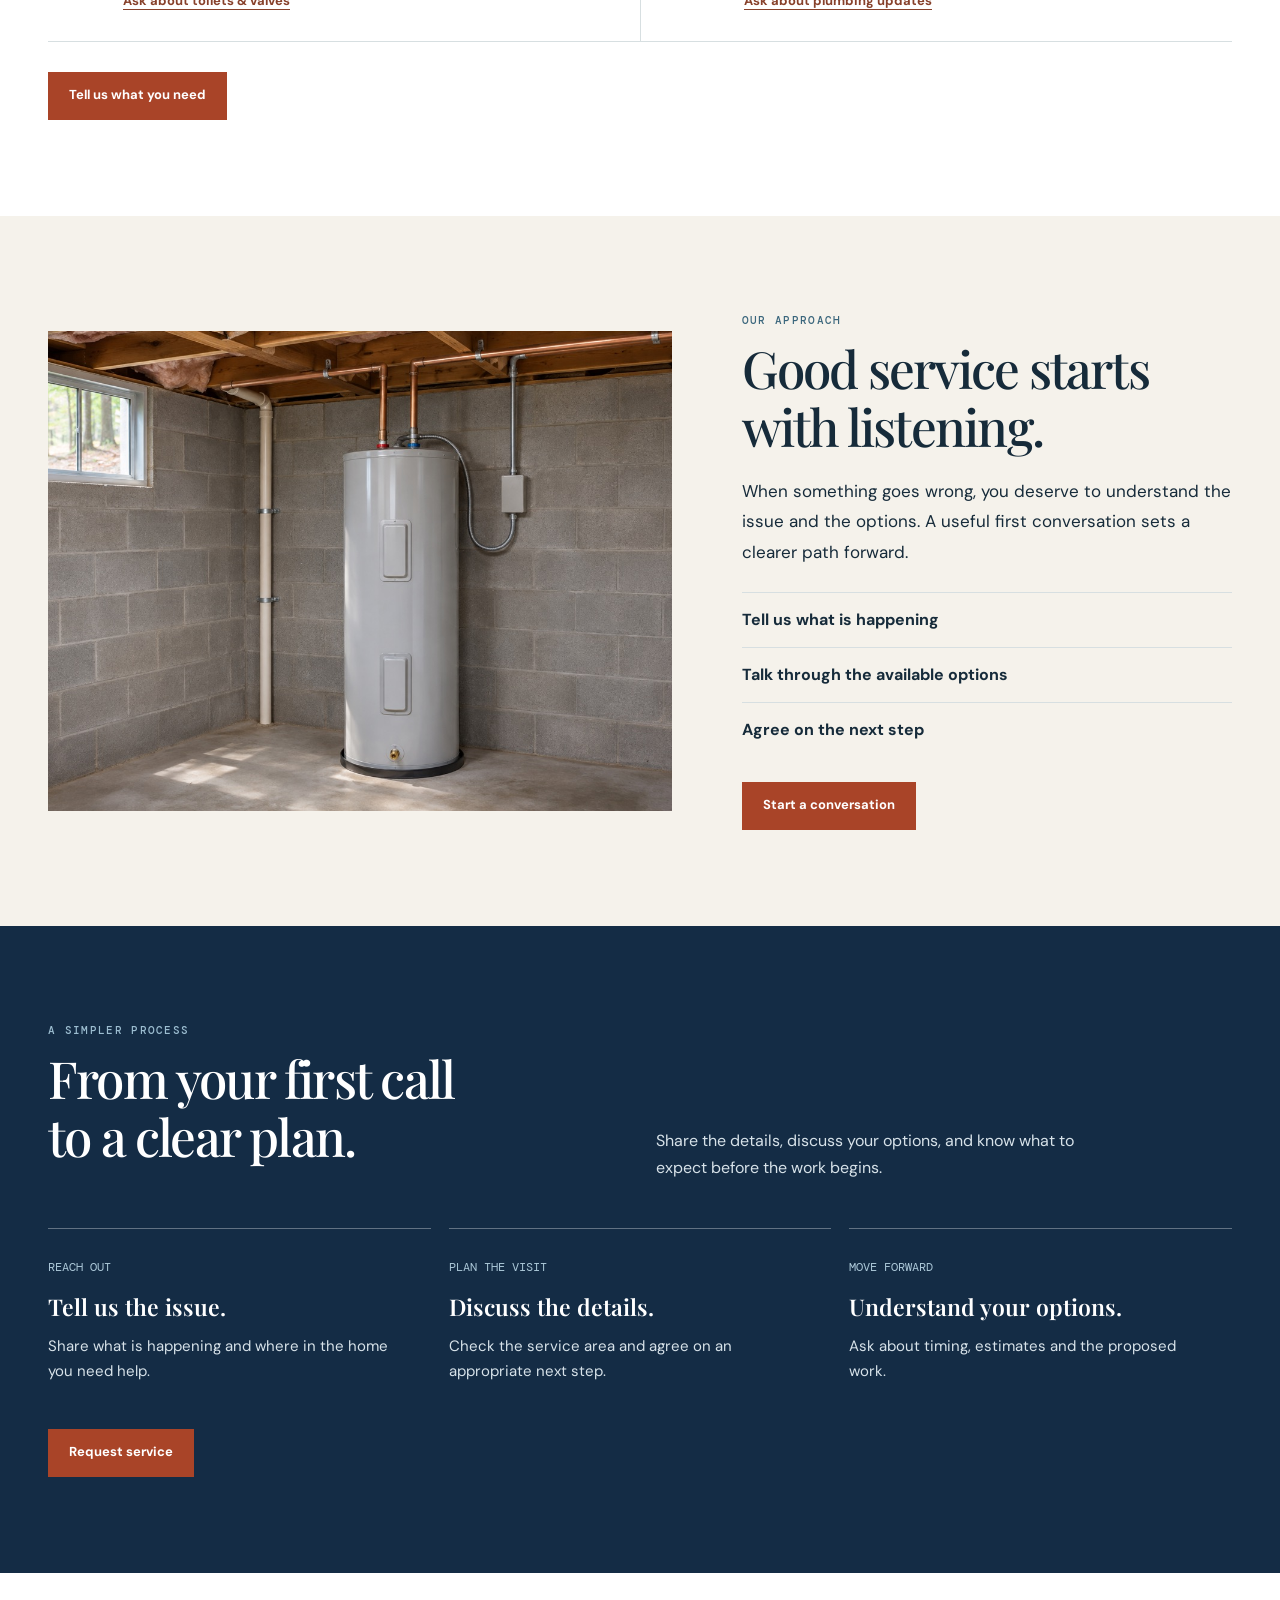
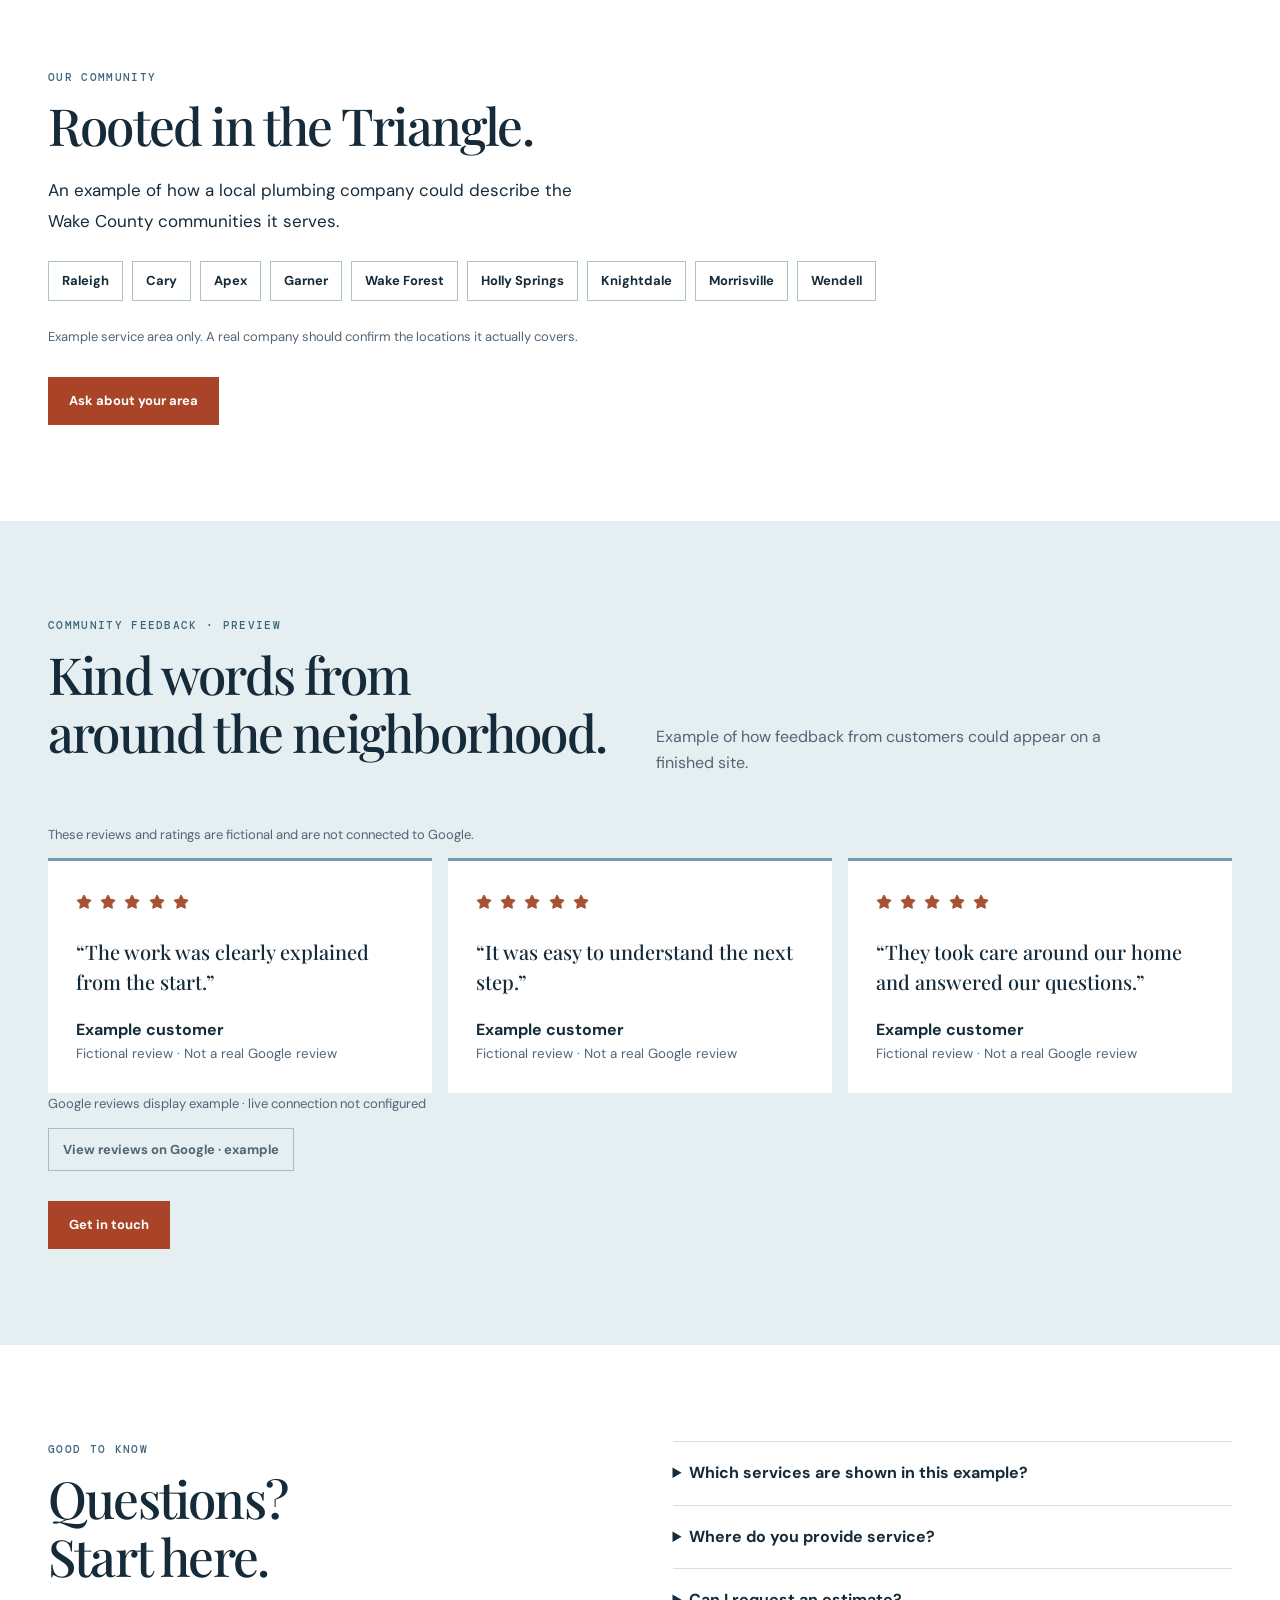
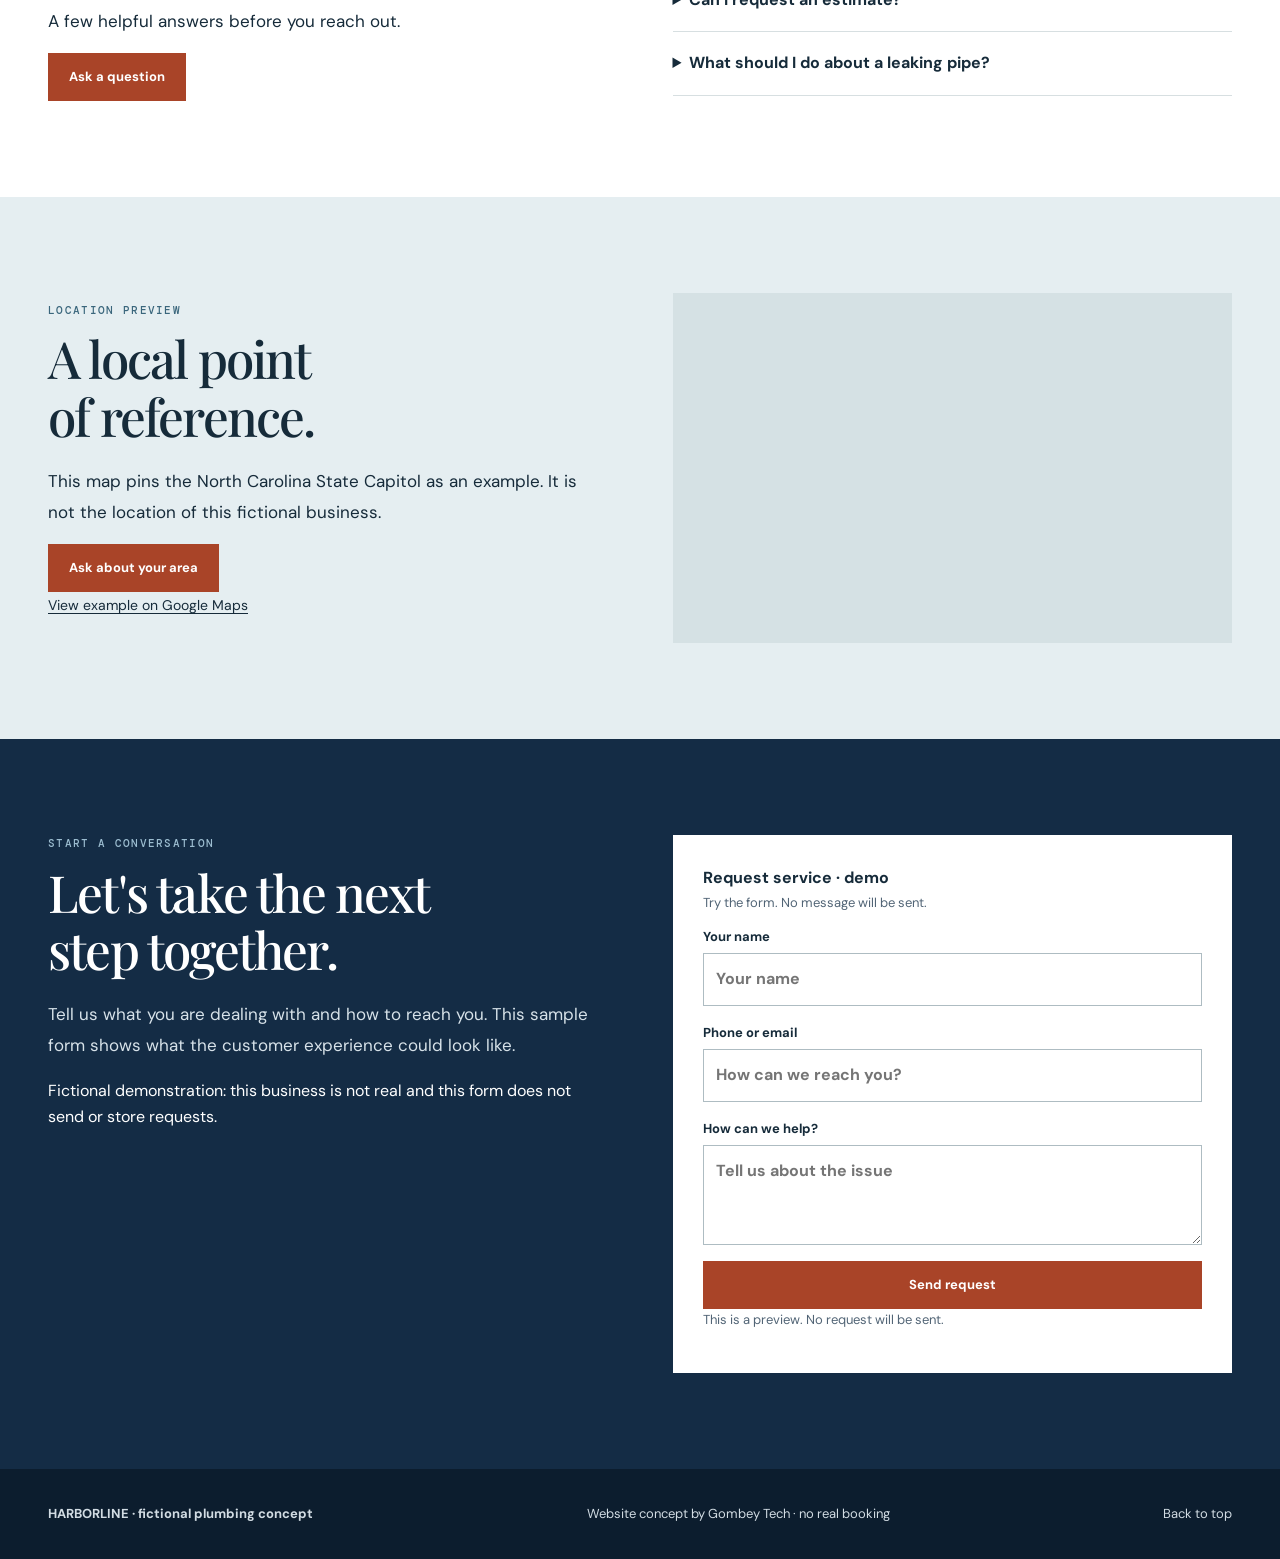
<file: grid/index.html>
<!doctype html><html lang="en"><head><meta charset="utf-8"><meta name="viewport" content="width=device-width,initial-scale=1"><meta name="robots" content="noindex,nofollow"><meta name="description" content="A fictional Wake County plumbing website concept with repairs, water heater services, and service area examples."><title>Harborline Plumbing | Wake County Plumbing Website Concept</title><link rel="preconnect" href="https://fonts.googleapis.com"><link rel="preconnect" href="https://fonts.gstatic.com" crossorigin><link rel="stylesheet" href="./site.css"><style>
/* Lucide icons: locally embedded; see LUCIDE-LICENSE.txt. */
.lucide-icon{display:inline-block;width:1em;height:1em;flex:none;vertical-align:-.14em;stroke-width:1.8}
.demo-stars .lucide-icon,.stars .lucide-icon{width:.95em;height:.95em;margin-right:.1em;vertical-align:-.08em;stroke-width:1.5}
</style></head><body>
<div class="demo-bar">Fictional website concept by Gombey Tech · no real plumbing service or booking</div><header class="site-head"><div class="shell header-inner"><a class="brand" href="#top"><span class="brand-mark" aria-hidden="true">H</span><span>HARBORLINE<small>PLUMBING CONCEPT</small></span></a><button type="button" class="menu-btn" aria-controls="site-nav" aria-expanded="false">Menu</button><nav id="site-nav" class="site-nav" aria-label="Main navigation"><a href="#services">Services</a><a href="#about">Our approach</a><a href="#areas">Areas</a><a href="#reviews">Reviews</a><a class="button" href="#contact">Request service</a></nav></div></header><a class="button sticky" href="#contact">Request service</a><main id="top">
<section class="hero"><img class="hero-media" src="../assets/plumber-homeowner.jpg" alt="Plumbing professional talking with a homeowner"><div class="shell hero-inner"><span class="eyebrow">Residential plumbing · Wake County, NC</span><h1>For the place<br>you call home.</h1><p class="intro">Clear answers and practical plumbing help, from the first conversation to the final walkthrough.</p><div class="hero-actions"><a href="#contact" class="button">Request service</a><a href="#services" class="button outline">Explore our services</a></div><p class="hero-notice">A fictional example created for demonstration.</p></div></section>
<div class="service-ticker" role="img" aria-label="Example plumbing services: leaks and repairs, water heaters, drain clearing, faucets and sinks, toilets and valves, plumbing updates"><div class="ticker-window" aria-hidden="true"><div class="ticker-track"><div class="ticker-group"><span>Leaks & repairs</span><span>Water heaters</span><span>Drain clearing</span><span>Faucets & sinks</span><span>Toilets & valves</span><span>Plumbing updates</span></div><div class="ticker-group" aria-hidden="true"><span>Leaks & repairs</span><span>Water heaters</span><span>Drain clearing</span><span>Faucets & sinks</span><span>Toilets & valves</span><span>Plumbing updates</span></div></div></div></div>
<section id="services" class="section section-white"><div class="shell reveal"><div class="section-head"><div><span class="eyebrow dark">The services</span><h2>Here for the things<br>you depend on.</h2></div><p>From small repairs to water heater problems, start with what is happening in your home and find the right next step.</p></div><div class="services-grid"><article class="service-row"><span class="service-number">01</span><div><h3>Plumbing repairs</h3><p>Get help with visible leaks, worn valves, low pressure and other common issues.</p><a href="#contact">Ask about plumbing repairs</a></div></article><article class="service-row"><span class="service-number">02</span><div><h3>Water heaters</h3><p>Discuss repair and replacement options when hot water is unreliable.</p><a href="#contact">Ask about water heaters</a></div></article><article class="service-row"><span class="service-number">03</span><div><h3>Drain clearing</h3><p>Talk through the next step for slow or blocked household drains.</p><a href="#contact">Ask about drain clearing</a></div></article><article class="service-row"><span class="service-number">04</span><div><h3>Faucets & sinks</h3><p>Explore fixture repair and replacement for the kitchen and bathroom.</p><a href="#contact">Ask about faucets & sinks</a></div></article><article class="service-row"><span class="service-number">05</span><div><h3>Toilets & valves</h3><p>Address running toilets, worn shutoffs and leaks around fixtures.</p><a href="#contact">Ask about toilets & valves</a></div></article><article class="service-row"><span class="service-number">06</span><div><h3>Plumbing updates</h3><p>Plan plumbing changes as part of a kitchen or bathroom project.</p><a href="#contact">Ask about plumbing updates</a></div></article></div><div class="actions"><a class="button" href="#contact">Tell us what you need</a></div></div></section>
<section id="about" class="section"><div class="shell about-grid reveal"><img class="about-img" src="../assets/water-heater-basement-v2.jpg" loading="lazy" alt="Residential water heater in an unfinished basement"><div><span class="eyebrow dark">Our approach</span><h2>Good service starts<br>with listening.</h2><p class="lede">When something goes wrong, you deserve to understand the issue and the options. A useful first conversation sets a clearer path forward.</p><ul class="about-points"><li>Tell us what is happening</li><li>Talk through the available options</li><li>Agree on the next step</li></ul><a class="button" href="#contact">Start a conversation</a></div></div></section>
<section id="process" class="section section-blue"><div class="shell reveal"><div class="section-head"><div><span class="eyebrow">A simpler process</span><h2>From your first call<br>to a clear plan.</h2></div><p>Share the details, discuss your options, and know what to expect before the work begins.</p></div><div class="steps"><article class="step"><span>REACH OUT</span><strong>Tell us the issue.</strong><p>Share what is happening and where in the home you need help.</p></article><article class="step"><span>PLAN THE VISIT</span><strong>Discuss the details.</strong><p>Check the service area and agree on an appropriate next step.</p></article><article class="step"><span>MOVE FORWARD</span><strong>Understand your options.</strong><p>Ask about timing, estimates and the proposed work.</p></article></div><div class="actions"><a class="button" href="#contact">Request service</a></div></div></section>
<section id="areas" class="section section-white"><div class="shell reveal"><span class="eyebrow dark">Our community</span><h2>Rooted in the Triangle.</h2><p class="lede">An example of how a local plumbing company could describe the Wake County communities it serves.</p><div class="areas"><span>Raleigh</span><span>Cary</span><span>Apex</span><span>Garner</span><span>Wake Forest</span><span>Holly Springs</span><span>Knightdale</span><span>Morrisville</span><span>Wendell</span></div><p class="note">Example service area only. A real company should confirm the locations it actually covers.</p><div class="actions"><a class="button" href="#contact">Ask about your area</a></div></div></section>
<section id="reviews" class="section section-pale"><div class="shell reveal"><div class="section-head"><div><span class="eyebrow dark">Community feedback · preview</span><h2>Kind words from<br>around the neighborhood.</h2></div><p>Example of how feedback from customers could appear on a finished site.</p></div><p class="note">These reviews and ratings are fictional and are not connected to Google.</p><div class="review-grid"><article class="review"><span class="stars" aria-label="Example five-star rating">
<svg aria-hidden="true" focusable="false" class="lucide-icon lucide lucide-star" xmlns="http://www.w3.org/2000/svg" viewBox="0 0 24 24" fill="currentColor" stroke="currentColor" stroke-width="2" stroke-linecap="round" stroke-linejoin="round" ><path d="M11.525 2.295a.53.53 0 0 1 .95 0l2.31 4.679a2.123 2.123 0 0 0 1.595 1.16l5.166.756a.53.53 0 0 1 .294.904l-3.736 3.638a2.123 2.123 0 0 0-.611 1.878l.882 5.14a.53.53 0 0 1-.771.56l-4.618-2.428a2.122 2.122 0 0 0-1.973 0L6.396 21.01a.53.53 0 0 1-.77-.56l.881-5.139a2.122 2.122 0 0 0-.611-1.879L2.16 9.795a.53.53 0 0 1 .294-.906l5.165-.755a2.122 2.122 0 0 0 1.597-1.16z" /></svg>
<svg aria-hidden="true" focusable="false" class="lucide-icon lucide lucide-star" xmlns="http://www.w3.org/2000/svg" viewBox="0 0 24 24" fill="currentColor" stroke="currentColor" stroke-width="2" stroke-linecap="round" stroke-linejoin="round" ><path d="M11.525 2.295a.53.53 0 0 1 .95 0l2.31 4.679a2.123 2.123 0 0 0 1.595 1.16l5.166.756a.53.53 0 0 1 .294.904l-3.736 3.638a2.123 2.123 0 0 0-.611 1.878l.882 5.14a.53.53 0 0 1-.771.56l-4.618-2.428a2.122 2.122 0 0 0-1.973 0L6.396 21.01a.53.53 0 0 1-.77-.56l.881-5.139a2.122 2.122 0 0 0-.611-1.879L2.16 9.795a.53.53 0 0 1 .294-.906l5.165-.755a2.122 2.122 0 0 0 1.597-1.16z" /></svg>
<svg aria-hidden="true" focusable="false" class="lucide-icon lucide lucide-star" xmlns="http://www.w3.org/2000/svg" viewBox="0 0 24 24" fill="currentColor" stroke="currentColor" stroke-width="2" stroke-linecap="round" stroke-linejoin="round" ><path d="M11.525 2.295a.53.53 0 0 1 .95 0l2.31 4.679a2.123 2.123 0 0 0 1.595 1.16l5.166.756a.53.53 0 0 1 .294.904l-3.736 3.638a2.123 2.123 0 0 0-.611 1.878l.882 5.14a.53.53 0 0 1-.771.56l-4.618-2.428a2.122 2.122 0 0 0-1.973 0L6.396 21.01a.53.53 0 0 1-.77-.56l.881-5.139a2.122 2.122 0 0 0-.611-1.879L2.16 9.795a.53.53 0 0 1 .294-.906l5.165-.755a2.122 2.122 0 0 0 1.597-1.16z" /></svg>
<svg aria-hidden="true" focusable="false" class="lucide-icon lucide lucide-star" xmlns="http://www.w3.org/2000/svg" viewBox="0 0 24 24" fill="currentColor" stroke="currentColor" stroke-width="2" stroke-linecap="round" stroke-linejoin="round" ><path d="M11.525 2.295a.53.53 0 0 1 .95 0l2.31 4.679a2.123 2.123 0 0 0 1.595 1.16l5.166.756a.53.53 0 0 1 .294.904l-3.736 3.638a2.123 2.123 0 0 0-.611 1.878l.882 5.14a.53.53 0 0 1-.771.56l-4.618-2.428a2.122 2.122 0 0 0-1.973 0L6.396 21.01a.53.53 0 0 1-.77-.56l.881-5.139a2.122 2.122 0 0 0-.611-1.879L2.16 9.795a.53.53 0 0 1 .294-.906l5.165-.755a2.122 2.122 0 0 0 1.597-1.16z" /></svg>
<svg aria-hidden="true" focusable="false" class="lucide-icon lucide lucide-star" xmlns="http://www.w3.org/2000/svg" viewBox="0 0 24 24" fill="currentColor" stroke="currentColor" stroke-width="2" stroke-linecap="round" stroke-linejoin="round" ><path d="M11.525 2.295a.53.53 0 0 1 .95 0l2.31 4.679a2.123 2.123 0 0 0 1.595 1.16l5.166.756a.53.53 0 0 1 .294.904l-3.736 3.638a2.123 2.123 0 0 0-.611 1.878l.882 5.14a.53.53 0 0 1-.771.56l-4.618-2.428a2.122 2.122 0 0 0-1.973 0L6.396 21.01a.53.53 0 0 1-.77-.56l.881-5.139a2.122 2.122 0 0 0-.611-1.879L2.16 9.795a.53.53 0 0 1 .294-.906l5.165-.755a2.122 2.122 0 0 0 1.597-1.16z" /></svg></span><blockquote>“The work was clearly explained from the start.”</blockquote><strong>Example customer</strong><small>Fictional review · Not a real Google review</small></article><article class="review"><span class="stars" aria-label="Example five-star rating">
<svg aria-hidden="true" focusable="false" class="lucide-icon lucide lucide-star" xmlns="http://www.w3.org/2000/svg" viewBox="0 0 24 24" fill="currentColor" stroke="currentColor" stroke-width="2" stroke-linecap="round" stroke-linejoin="round" ><path d="M11.525 2.295a.53.53 0 0 1 .95 0l2.31 4.679a2.123 2.123 0 0 0 1.595 1.16l5.166.756a.53.53 0 0 1 .294.904l-3.736 3.638a2.123 2.123 0 0 0-.611 1.878l.882 5.14a.53.53 0 0 1-.771.56l-4.618-2.428a2.122 2.122 0 0 0-1.973 0L6.396 21.01a.53.53 0 0 1-.77-.56l.881-5.139a2.122 2.122 0 0 0-.611-1.879L2.16 9.795a.53.53 0 0 1 .294-.906l5.165-.755a2.122 2.122 0 0 0 1.597-1.16z" /></svg>
<svg aria-hidden="true" focusable="false" class="lucide-icon lucide lucide-star" xmlns="http://www.w3.org/2000/svg" viewBox="0 0 24 24" fill="currentColor" stroke="currentColor" stroke-width="2" stroke-linecap="round" stroke-linejoin="round" ><path d="M11.525 2.295a.53.53 0 0 1 .95 0l2.31 4.679a2.123 2.123 0 0 0 1.595 1.16l5.166.756a.53.53 0 0 1 .294.904l-3.736 3.638a2.123 2.123 0 0 0-.611 1.878l.882 5.14a.53.53 0 0 1-.771.56l-4.618-2.428a2.122 2.122 0 0 0-1.973 0L6.396 21.01a.53.53 0 0 1-.77-.56l.881-5.139a2.122 2.122 0 0 0-.611-1.879L2.16 9.795a.53.53 0 0 1 .294-.906l5.165-.755a2.122 2.122 0 0 0 1.597-1.16z" /></svg>
<svg aria-hidden="true" focusable="false" class="lucide-icon lucide lucide-star" xmlns="http://www.w3.org/2000/svg" viewBox="0 0 24 24" fill="currentColor" stroke="currentColor" stroke-width="2" stroke-linecap="round" stroke-linejoin="round" ><path d="M11.525 2.295a.53.53 0 0 1 .95 0l2.31 4.679a2.123 2.123 0 0 0 1.595 1.16l5.166.756a.53.53 0 0 1 .294.904l-3.736 3.638a2.123 2.123 0 0 0-.611 1.878l.882 5.14a.53.53 0 0 1-.771.56l-4.618-2.428a2.122 2.122 0 0 0-1.973 0L6.396 21.01a.53.53 0 0 1-.77-.56l.881-5.139a2.122 2.122 0 0 0-.611-1.879L2.16 9.795a.53.53 0 0 1 .294-.906l5.165-.755a2.122 2.122 0 0 0 1.597-1.16z" /></svg>
<svg aria-hidden="true" focusable="false" class="lucide-icon lucide lucide-star" xmlns="http://www.w3.org/2000/svg" viewBox="0 0 24 24" fill="currentColor" stroke="currentColor" stroke-width="2" stroke-linecap="round" stroke-linejoin="round" ><path d="M11.525 2.295a.53.53 0 0 1 .95 0l2.31 4.679a2.123 2.123 0 0 0 1.595 1.16l5.166.756a.53.53 0 0 1 .294.904l-3.736 3.638a2.123 2.123 0 0 0-.611 1.878l.882 5.14a.53.53 0 0 1-.771.56l-4.618-2.428a2.122 2.122 0 0 0-1.973 0L6.396 21.01a.53.53 0 0 1-.77-.56l.881-5.139a2.122 2.122 0 0 0-.611-1.879L2.16 9.795a.53.53 0 0 1 .294-.906l5.165-.755a2.122 2.122 0 0 0 1.597-1.16z" /></svg>
<svg aria-hidden="true" focusable="false" class="lucide-icon lucide lucide-star" xmlns="http://www.w3.org/2000/svg" viewBox="0 0 24 24" fill="currentColor" stroke="currentColor" stroke-width="2" stroke-linecap="round" stroke-linejoin="round" ><path d="M11.525 2.295a.53.53 0 0 1 .95 0l2.31 4.679a2.123 2.123 0 0 0 1.595 1.16l5.166.756a.53.53 0 0 1 .294.904l-3.736 3.638a2.123 2.123 0 0 0-.611 1.878l.882 5.14a.53.53 0 0 1-.771.56l-4.618-2.428a2.122 2.122 0 0 0-1.973 0L6.396 21.01a.53.53 0 0 1-.77-.56l.881-5.139a2.122 2.122 0 0 0-.611-1.879L2.16 9.795a.53.53 0 0 1 .294-.906l5.165-.755a2.122 2.122 0 0 0 1.597-1.16z" /></svg></span><blockquote>“It was easy to understand the next step.”</blockquote><strong>Example customer</strong><small>Fictional review · Not a real Google review</small></article><article class="review"><span class="stars" aria-label="Example five-star rating">
<svg aria-hidden="true" focusable="false" class="lucide-icon lucide lucide-star" xmlns="http://www.w3.org/2000/svg" viewBox="0 0 24 24" fill="currentColor" stroke="currentColor" stroke-width="2" stroke-linecap="round" stroke-linejoin="round" ><path d="M11.525 2.295a.53.53 0 0 1 .95 0l2.31 4.679a2.123 2.123 0 0 0 1.595 1.16l5.166.756a.53.53 0 0 1 .294.904l-3.736 3.638a2.123 2.123 0 0 0-.611 1.878l.882 5.14a.53.53 0 0 1-.771.56l-4.618-2.428a2.122 2.122 0 0 0-1.973 0L6.396 21.01a.53.53 0 0 1-.77-.56l.881-5.139a2.122 2.122 0 0 0-.611-1.879L2.16 9.795a.53.53 0 0 1 .294-.906l5.165-.755a2.122 2.122 0 0 0 1.597-1.16z" /></svg>
<svg aria-hidden="true" focusable="false" class="lucide-icon lucide lucide-star" xmlns="http://www.w3.org/2000/svg" viewBox="0 0 24 24" fill="currentColor" stroke="currentColor" stroke-width="2" stroke-linecap="round" stroke-linejoin="round" ><path d="M11.525 2.295a.53.53 0 0 1 .95 0l2.31 4.679a2.123 2.123 0 0 0 1.595 1.16l5.166.756a.53.53 0 0 1 .294.904l-3.736 3.638a2.123 2.123 0 0 0-.611 1.878l.882 5.14a.53.53 0 0 1-.771.56l-4.618-2.428a2.122 2.122 0 0 0-1.973 0L6.396 21.01a.53.53 0 0 1-.77-.56l.881-5.139a2.122 2.122 0 0 0-.611-1.879L2.16 9.795a.53.53 0 0 1 .294-.906l5.165-.755a2.122 2.122 0 0 0 1.597-1.16z" /></svg>
<svg aria-hidden="true" focusable="false" class="lucide-icon lucide lucide-star" xmlns="http://www.w3.org/2000/svg" viewBox="0 0 24 24" fill="currentColor" stroke="currentColor" stroke-width="2" stroke-linecap="round" stroke-linejoin="round" ><path d="M11.525 2.295a.53.53 0 0 1 .95 0l2.31 4.679a2.123 2.123 0 0 0 1.595 1.16l5.166.756a.53.53 0 0 1 .294.904l-3.736 3.638a2.123 2.123 0 0 0-.611 1.878l.882 5.14a.53.53 0 0 1-.771.56l-4.618-2.428a2.122 2.122 0 0 0-1.973 0L6.396 21.01a.53.53 0 0 1-.77-.56l.881-5.139a2.122 2.122 0 0 0-.611-1.879L2.16 9.795a.53.53 0 0 1 .294-.906l5.165-.755a2.122 2.122 0 0 0 1.597-1.16z" /></svg>
<svg aria-hidden="true" focusable="false" class="lucide-icon lucide lucide-star" xmlns="http://www.w3.org/2000/svg" viewBox="0 0 24 24" fill="currentColor" stroke="currentColor" stroke-width="2" stroke-linecap="round" stroke-linejoin="round" ><path d="M11.525 2.295a.53.53 0 0 1 .95 0l2.31 4.679a2.123 2.123 0 0 0 1.595 1.16l5.166.756a.53.53 0 0 1 .294.904l-3.736 3.638a2.123 2.123 0 0 0-.611 1.878l.882 5.14a.53.53 0 0 1-.771.56l-4.618-2.428a2.122 2.122 0 0 0-1.973 0L6.396 21.01a.53.53 0 0 1-.77-.56l.881-5.139a2.122 2.122 0 0 0-.611-1.879L2.16 9.795a.53.53 0 0 1 .294-.906l5.165-.755a2.122 2.122 0 0 0 1.597-1.16z" /></svg>
<svg aria-hidden="true" focusable="false" class="lucide-icon lucide lucide-star" xmlns="http://www.w3.org/2000/svg" viewBox="0 0 24 24" fill="currentColor" stroke="currentColor" stroke-width="2" stroke-linecap="round" stroke-linejoin="round" ><path d="M11.525 2.295a.53.53 0 0 1 .95 0l2.31 4.679a2.123 2.123 0 0 0 1.595 1.16l5.166.756a.53.53 0 0 1 .294.904l-3.736 3.638a2.123 2.123 0 0 0-.611 1.878l.882 5.14a.53.53 0 0 1-.771.56l-4.618-2.428a2.122 2.122 0 0 0-1.973 0L6.396 21.01a.53.53 0 0 1-.77-.56l.881-5.139a2.122 2.122 0 0 0-.611-1.879L2.16 9.795a.53.53 0 0 1 .294-.906l5.165-.755a2.122 2.122 0 0 0 1.597-1.16z" /></svg></span><blockquote>“They took care around our home and answered our questions.”</blockquote><strong>Example customer</strong><small>Fictional review · Not a real Google review</small></article></div><p class="note">Google reviews display example · live connection not configured</p><button type="button" class="preview-link" disabled>View reviews on Google · example</button><div class="actions"><a class="button" href="#contact">Get in touch</a></div></div></section>
<section id="faq" class="section section-white"><div class="shell faq-grid reveal"><div><span class="eyebrow dark">Good to know</span><h2>Questions?<br>Start here.</h2><p class="lede">A few helpful answers before you reach out.</p><a class="button" href="#contact">Ask a question</a></div><div class="faq"><details><summary>Which services are shown in this example?</summary><p>This fictional concept includes residential plumbing repairs, water heater service, drains and fixtures. An actual business should list only the services it offers.</p></details><details><summary>Where do you provide service?</summary><p>The communities shown are examples. A real business should confirm its actual service area and availability.</p></details><details><summary>Can I request an estimate?</summary><p>A real company could explain its estimate process. This fictional demo does not accept requests.</p></details><details><summary>What should I do about a leaking pipe?</summary><p>If safe to do so, turn off the relevant water supply and contact a qualified professional. For immediate danger, contact emergency services.</p></details></div></div></section>
<section id="map" class="section section-pale"><div class="shell map-grid reveal"><div><span class="eyebrow dark">Location preview</span><h2>A local point<br>of reference.</h2><p class="lede">This map pins the North Carolina State Capitol as an example. It is not the location of this fictional business.</p><a class="button" href="#contact">Ask about your area</a><p><a class="map-link" href="https://www.google.com/maps/search/?api=1&amp;query=North+Carolina+State+Capitol" target="_blank" rel="noopener noreferrer">View example on Google Maps</a></p></div><iframe title="Example map showing North Carolina State Capitol in Raleigh" loading="lazy" referrerpolicy="strict-origin-when-cross-origin" src="https://maps.google.com/maps?q=North%20Carolina%20State%20Capitol%2C%20Raleigh%2C%20NC&amp;z=13&amp;output=embed"></iframe></div></section>
<section id="contact" class="section section-blue"><div class="shell contact-grid"><div><span class="eyebrow">Start a conversation</span><h2>Let's take the next<br>step together.</h2><p class="lede">Tell us what you are dealing with and how to reach you. This sample form shows what the customer experience could look like.</p><p>Fictional demonstration: this business is not real and this form does not send or store requests.</p></div><form class="form" data-demo-form><strong>Request service · demo</strong><p class="note">Try the form. No message will be sent.</p><label>Your name<input name="name" autocomplete="name" required placeholder="Your name"></label><label>Phone or email<input name="contact" required placeholder="How can we reach you?"></label><label>How can we help?<textarea name="message" required placeholder="Tell us about the issue"></textarea></label><button class="button" type="submit">Send request</button><p class="demo-form-status form-status" role="status" aria-live="polite">This is a preview. No request will be sent.</p></form></div></section></main><footer class="footer"><div class="shell"><strong>HARBORLINE · fictional plumbing concept</strong><span>Website concept by Gombey Tech · no real booking</span><a href="#top">Back to top</a></div></footer><script src="./site.js" defer></script><script src="../shared/demo-contact.js" defer></script></body></html>
</file>
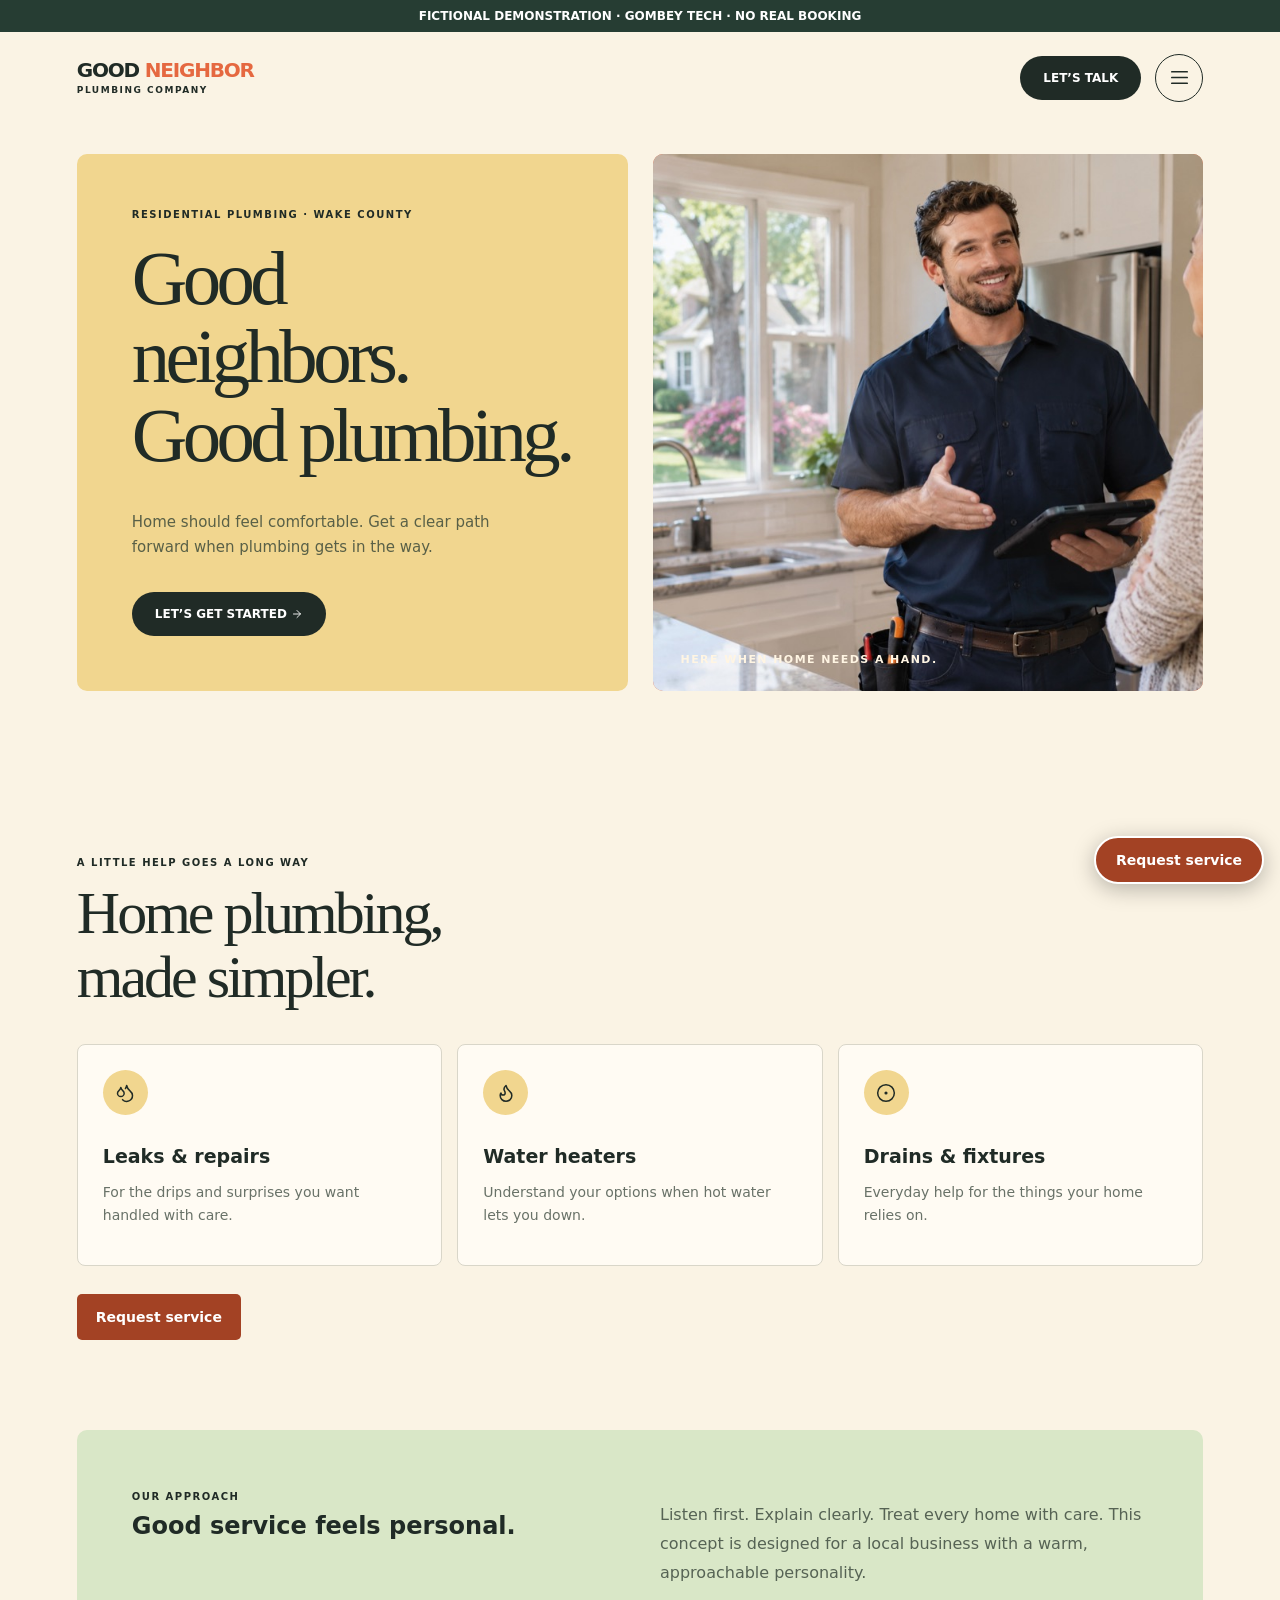
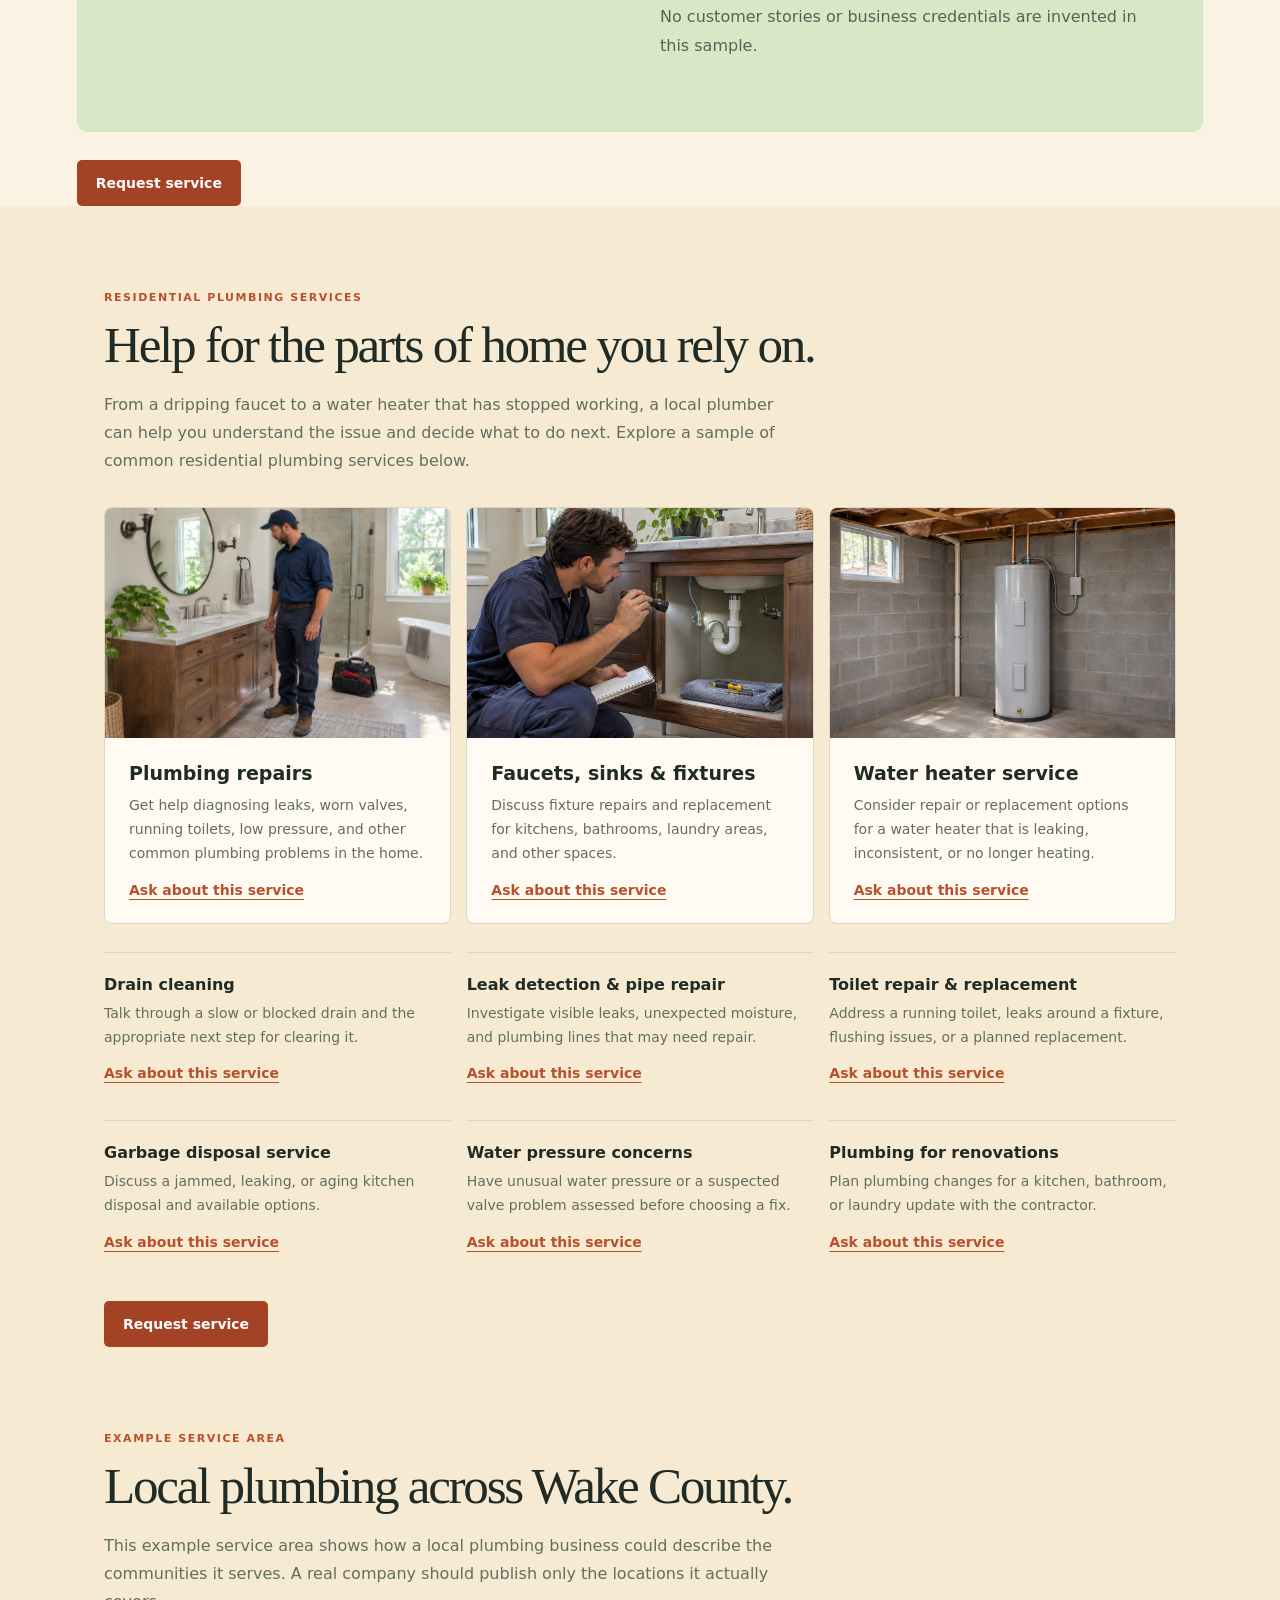
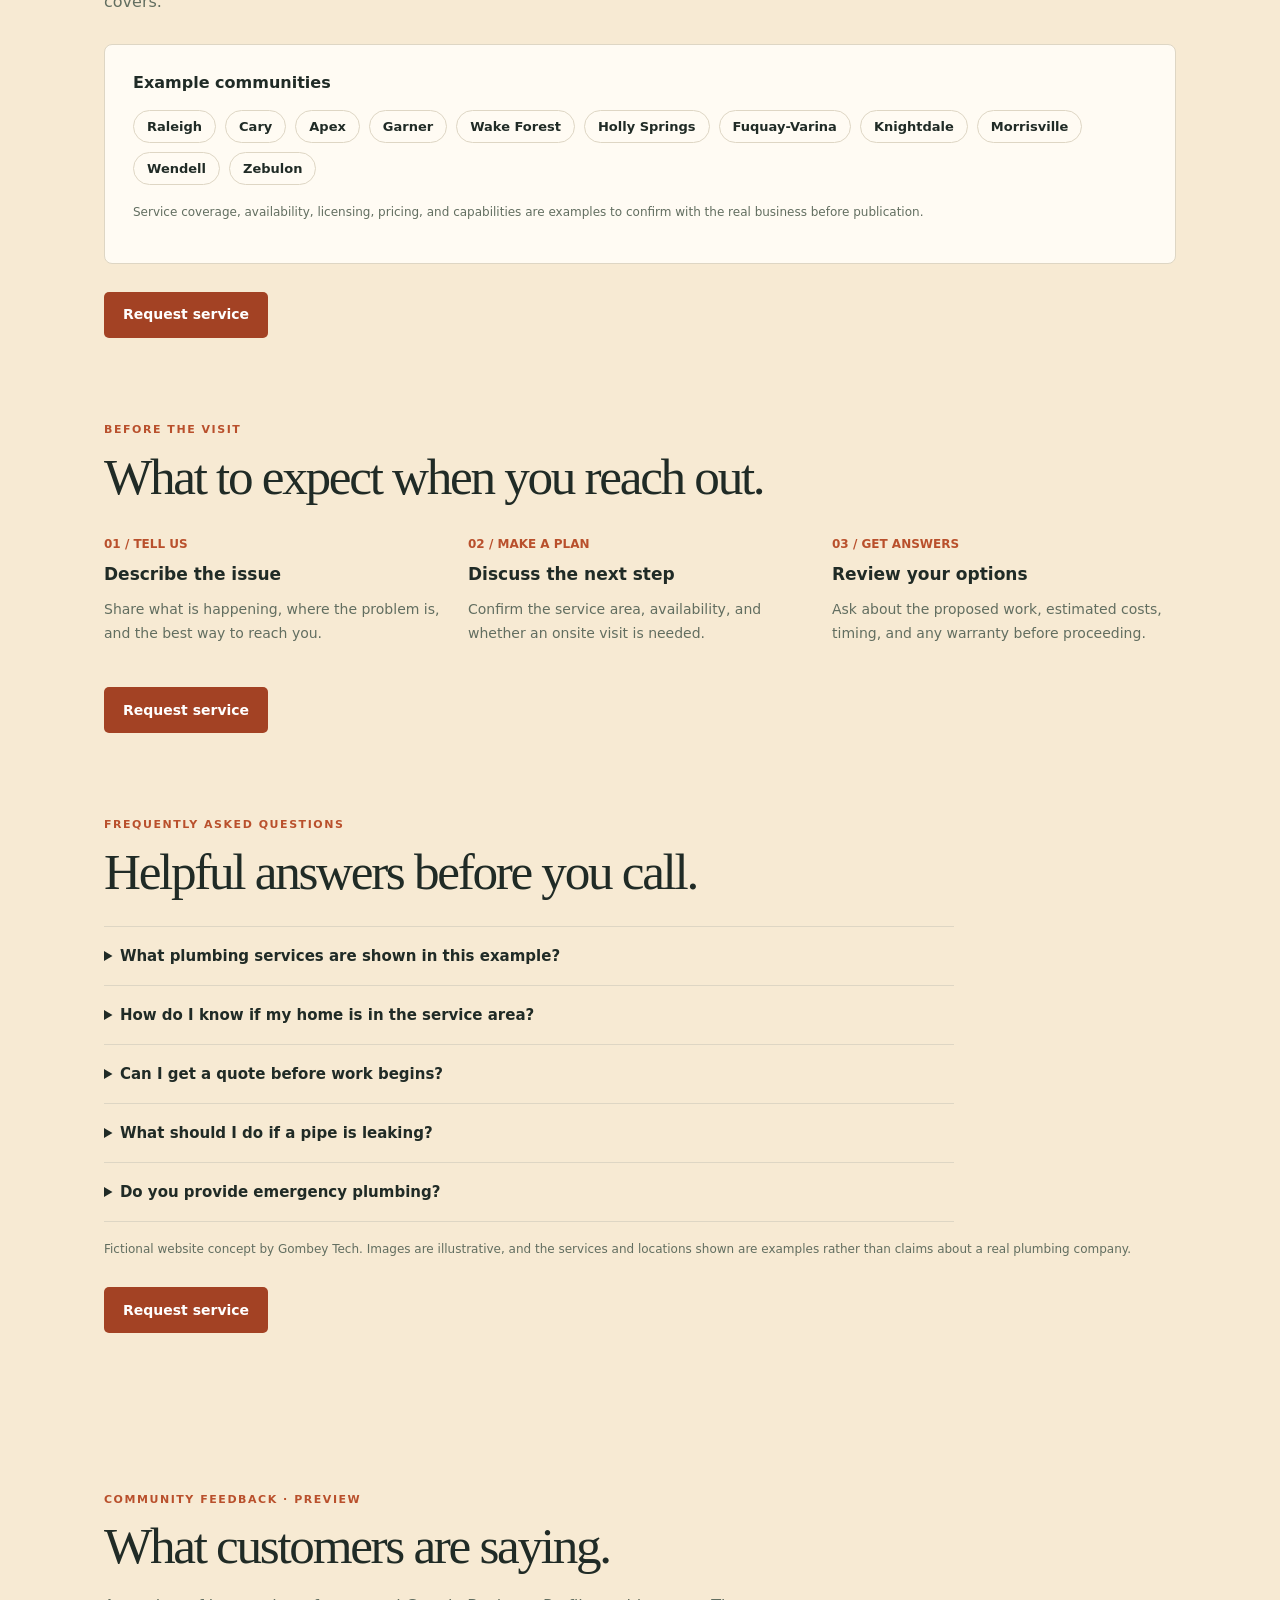
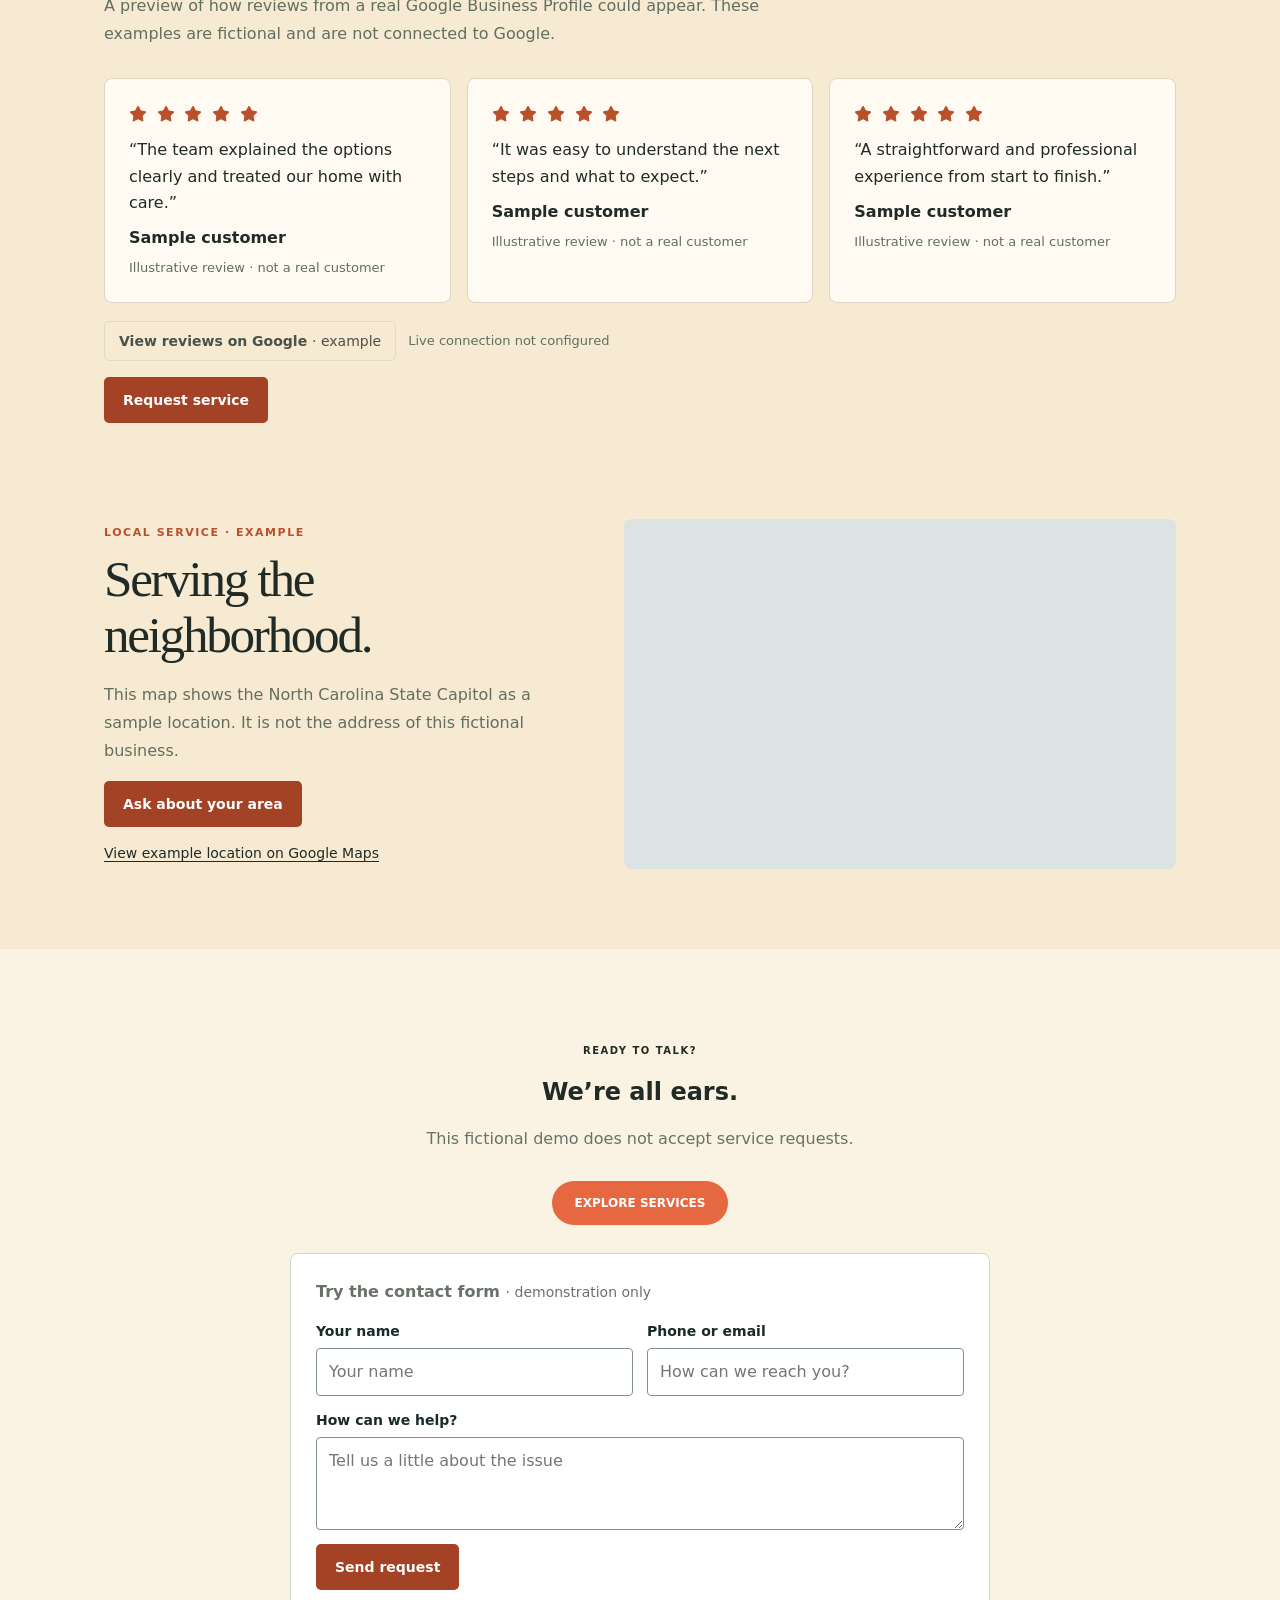
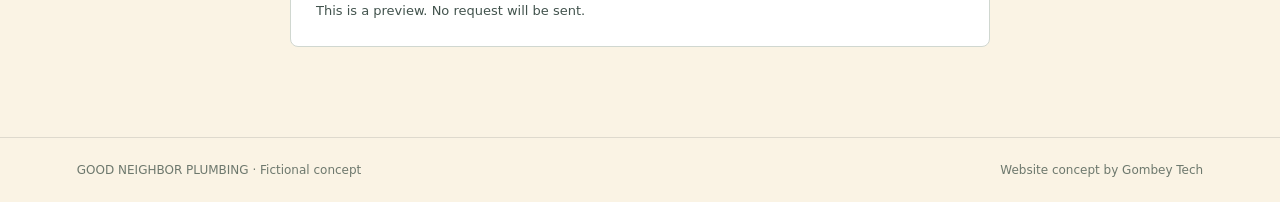
<file: ledger/index.html>
<!doctype html><html lang="en"><head><meta charset="utf-8"><meta name="viewport" content="width=device-width,initial-scale=1"><title>Good Neighbor Plumbing | Plumbing &amp; Water Heaters in Wake County (Demo)</title><meta name="robots" content="noindex,nofollow"><style>
:root{--paper:#faf3e4;--ink:#202b26;--orange:#e56840;--yellow:#f4d17e}*{box-sizing:border-box}html{scroll-behavior:smooth}body{margin:0;background:var(--paper);color:var(--ink);font-family:system-ui,sans-serif}a{color:inherit;text-decoration:none}.demo{text-align:center;padding:9px;background:#263d33;color:#fff;font-size:12px;font-weight:700}.wrap{max-width:1300px;padding-left:6%;padding-right:6%;margin:auto}header{display:flex;align-items:center;justify-content:space-between;padding-top:22px;padding-bottom:22px}.brand{font-weight:900;font-size:20px;line-height:.9;letter-spacing:-.06em}.brand span{color:var(--orange)}.brand small{display:block;font-size:9px;letter-spacing:.17em;margin-top:7px}.right{display:flex;align-items:center;gap:14px}.navbtn{border:1px solid var(--ink);background:transparent;border-radius:50%;width:48px;height:48px;font-size:23px;cursor:pointer;color:var(--ink)}.button{background:var(--ink);color:white;border-radius:40px;padding:15px 23px;font-size:12px;font-weight:800;display:inline-block}.menu{position:absolute;right:6%;top:102px;z-index:2;background:#202b26;color:white;min-width:230px;padding:12px;border-radius:8px;box-shadow:0 12px 28px #0003}.menu[hidden]{display:none}.menu a{display:block;padding:13px;border-bottom:1px solid #ffffff20;font-size:14px;font-weight:700}.menu a:last-child{border:0}.hero{display:grid;grid-template-columns:1fr 1fr;gap:25px;align-items:stretch;padding-top:30px;padding-bottom:70px}.hero-copy{background:#f1d68f;border-radius:10px;padding:55px;display:flex;flex-direction:column;justify-content:center}.eyebrow{text-transform:uppercase;letter-spacing:.15em;font-weight:850;font-size:10px}.hero h1{font-family:Georgia,serif;font-size:clamp(52px,6vw,80px);font-weight:500;line-height:1.02;letter-spacing:-.06em;margin:20px 0}.hero p{font-size:15px;line-height:1.7;max-width:410px;color:#596047}.hero .button{align-self:flex-start;margin-top:16px}.hero-art{background:#e56c45;border-radius:10px;position:relative;min-height:480px;display:grid;place-items:center;overflow:hidden}.sun{width:270px;height:270px;border-radius:50%;background:#ffd486;display:grid;place-items:center;color:#203a2f;font-size:120px;box-shadow:0 0 0 30px #ffb86e55,0 0 0 60px #ffb86e33}.art-label{position:absolute;bottom:25px;left:28px;color:#fff5e3;font-size:11px;font-weight:800;letter-spacing:.13em}.section{padding-top:90px;padding-bottom:90px}.section h2{font-family:Georgia,serif;font-weight:500;letter-spacing:-.05em;font-size:clamp(38px,5vw,60px);line-height:1.06;margin:12px 0 35px}.cards{display:grid;grid-template-columns:repeat(3,1fr);gap:15px}.card{border:1px solid #d9d6c9;padding:25px;border-radius:8px;background:#fffbf3;min-height:210px}.card .icon{background:#f1d68f;border-radius:50%;width:45px;height:45px;display:grid;place-items:center;font-size:20px}.card h3{font-size:19px;margin:30px 0 8px}.card p{font-size:14px;color:#697268;line-height:1.6}.feature{background:#d9e7c7;border-radius:10px;padding:55px;display:grid;grid-template-columns:1fr 1fr;gap:40px}.feature h2{margin:8px 0}.feature p{line-height:1.8;color:#566354}.contact{text-align:center;padding:90px 20px}.contact p{color:#697268;line-height:1.6}.contact .button{margin-top:14px;background:var(--orange)}footer{padding:25px 6%;border-top:1px solid #ded9cd;font-size:12px;display:flex;justify-content:space-between;color:#6d786d}@media(max-width:700px){.hero,.cards,.feature{grid-template-columns:1fr}.hero-copy{padding:32px}.hero-art{min-height:310px}.sun{width:190px;height:190px;font-size:85px}.section{padding-top:60px;padding-bottom:60px}.feature{padding:35px}.button.header-action{display:none}.menu{top:95px}.contact{padding:65px 20px}footer{display:block}}
</style><meta name="description" content="Fictional Good Neighbor Plumbing website concept demonstrating residential plumbing services, water heater repairs, drain cleaning, and example Wake County service areas."><meta property="og:title" content="Good Neighbor Plumbing | Gombey Tech demonstration"><meta property="og:description" content="A fictional residential plumbing website concept with example services and Wake County service areas."><link rel="stylesheet" href="../shared/site-content.css"><style>
/* Lucide icons: locally embedded; see LUCIDE-LICENSE.txt. */
.lucide-icon{display:inline-block;width:1em;height:1em;flex:none;vertical-align:-.14em;stroke-width:1.8}
.demo-stars .lucide-icon,.stars .lucide-icon{width:.95em;height:.95em;margin-right:.1em;vertical-align:-.08em;stroke-width:1.5}
</style></head><body data-concept="neighbor"><div class="demo">FICTIONAL DEMONSTRATION · GOMBEY TECH · NO REAL BOOKING</div><header class="wrap"><a href="#top" class="brand">GOOD <span>NEIGHBOR</span><small>PLUMBING COMPANY</small></a><div class="right"><a class="button header-action" href="#contact">LET’S TALK</a><button class="navbtn" type="button" aria-label="Open navigation menu" aria-expanded="false" aria-controls="menu" id="menuButton">
<svg aria-hidden="true" focusable="false" class="lucide-icon lucide lucide-menu" xmlns="http://www.w3.org/2000/svg" viewBox="0 0 24 24" fill="none" stroke="currentColor" stroke-width="2" stroke-linecap="round" stroke-linejoin="round" ><line x1="4" x2="20" y1="12" y2="12" /><line x1="4" x2="20" y1="6" y2="6" /><line x1="4" x2="20" y1="18" y2="18" /></svg></button></div><nav class="menu" id="menu" hidden><a href="#services">Services</a><a href="#about">Our approach</a><a href="#service-areas">Service areas</a><a href="#contact">Contact</a></nav></header><a class="demo-quick-cta" href="#contact">Request service</a><main id="top"><section class="hero wrap"><div class="hero-copy"><span class="eyebrow">Residential plumbing · Wake County</span><h1>Good neighbors.<br>Good plumbing.</h1><p>Home should feel comfortable. Get a clear path forward when plumbing gets in the way.</p><a class="button" href="#contact">LET’S GET STARTED 
<svg aria-hidden="true" focusable="false" class="lucide-icon lucide lucide-arrow-right" xmlns="http://www.w3.org/2000/svg" viewBox="0 0 24 24" fill="none" stroke="currentColor" stroke-width="2" stroke-linecap="round" stroke-linejoin="round" ><path d="M5 12h14" /><path d="m12 5 7 7-7 7" /></svg></a></div><div class="hero-art"><img src="../assets/plumber-homeowner.jpg" alt="Plumbing professional speaking with a homeowner" class="ec-hero-photo"><span class="art-label">HERE WHEN HOME NEEDS A HAND.</span></div></section><section class="section wrap" id="services"><span class="eyebrow">A LITTLE HELP GOES A LONG WAY</span><h2>Home plumbing,<br>made simpler.</h2><div class="cards"><article class="card"><div class="icon">
<svg aria-hidden="true" focusable="false" class="lucide-icon lucide lucide-droplets" xmlns="http://www.w3.org/2000/svg" viewBox="0 0 24 24" fill="none" stroke="currentColor" stroke-width="2" stroke-linecap="round" stroke-linejoin="round" ><path d="M7 16.3c2.2 0 4-1.83 4-4.05 0-1.16-.57-2.26-1.71-3.19S7.29 6.75 7 5.3c-.29 1.45-1.14 2.84-2.29 3.76S3 11.1 3 12.25c0 2.22 1.8 4.05 4 4.05z" /><path d="M12.56 6.6A10.97 10.97 0 0 0 14 3.02c.5 2.5 2 4.9 4 6.5s3 3.5 3 5.5a6.98 6.98 0 0 1-11.91 4.97" /></svg></div><h3>Leaks &amp; repairs</h3><p>For the drips and surprises you want handled with care.</p></article><article class="card"><div class="icon">
<svg aria-hidden="true" focusable="false" class="lucide-icon lucide lucide-flame" xmlns="http://www.w3.org/2000/svg" viewBox="0 0 24 24" fill="none" stroke="currentColor" stroke-width="2" stroke-linecap="round" stroke-linejoin="round" ><path d="M8.5 14.5A2.5 2.5 0 0 0 11 12c0-1.38-.5-2-1-3-1.072-2.143-.224-4.054 2-6 .5 2.5 2 4.9 4 6.5 2 1.6 3 3.5 3 5.5a7 7 0 1 1-14 0c0-1.153.433-2.294 1-3a2.5 2.5 0 0 0 2.5 2.5z" /></svg></div><h3>Water heaters</h3><p>Understand your options when hot water lets you down.</p></article><article class="card"><div class="icon">
<svg aria-hidden="true" focusable="false" class="lucide-icon lucide lucide-circle-dot" xmlns="http://www.w3.org/2000/svg" viewBox="0 0 24 24" fill="none" stroke="currentColor" stroke-width="2" stroke-linecap="round" stroke-linejoin="round" ><circle cx="12" cy="12" r="10" /><circle cx="12" cy="12" r="1" /></svg></div><h3>Drains &amp; fixtures</h3><p>Everyday help for the things your home relies on.</p></article></div><div class="demo-cta-row"><a class="demo-section-cta" href="#contact">Request service</a></div></section><section class="wrap" id="about"><div class="feature"><div><span class="eyebrow">Our approach</span><h2>Good service feels personal.</h2></div><div><p>Listen first. Explain clearly. Treat every home with care. This concept is designed for a local business with a warm, approachable personality.</p><p>No customer stories or business credentials are invented in this sample.</p></div></div><div class="demo-cta-row"><a class="demo-section-cta" href="#contact">Request service</a></div></section><div class="expanded-content" id="more-services">
<section class="ec-wrap"><span class="ec-kicker">Residential plumbing services</span><h2 class="ec-title">Help for the parts of home you rely on.</h2><p class="ec-intro">From a dripping faucet to a water heater that has stopped working, a local plumber can help you understand the issue and decide what to do next. Explore a sample of common residential plumbing services below.</p><div class="ec-grid">
<article class="ec-card"><img src="../assets/plumber-bathroom-inspection.jpg" alt="A plumbing professional inspecting a bathroom sink" loading="lazy"><div class="ec-card-body"><h3>Plumbing repairs</h3><p>Get help diagnosing leaks, worn valves, running toilets, low pressure, and other common plumbing problems in the home.</p><a class="ec-service-link" href="#contact" aria-label="Ask about Plumbing repairs">Ask about this service</a></div></article>
<article class="ec-card"><img src="../assets/plumber-inspection-v2.jpg" alt="A plumbing professional inspecting pipes beneath a bathroom sink" loading="lazy"><div class="ec-card-body"><h3>Faucets, sinks &amp; fixtures</h3><p>Discuss fixture repairs and replacement for kitchens, bathrooms, laundry areas, and other spaces.</p><a class="ec-service-link" href="#contact" aria-label="Ask about Faucets, sinks &amp; fixtures">Ask about this service</a></div></article>
<article class="ec-card"><img src="../assets/water-heater-basement-v2.jpg" alt="Residential water heater in an unfinished basement" loading="lazy"><div class="ec-card-body"><h3>Water heater service</h3><p>Consider repair or replacement options for a water heater that is leaking, inconsistent, or no longer heating.</p><a class="ec-service-link" href="#contact" aria-label="Ask about Water heater service">Ask about this service</a></div></article></div>
<div class="ec-service-list"><article class="ec-list"><h3>Drain cleaning</h3><p>Talk through a slow or blocked drain and the appropriate next step for clearing it.</p><a class="ec-service-link" href="#contact" aria-label="Ask about Drain cleaning">Ask about this service</a></article><article class="ec-list"><h3>Leak detection &amp; pipe repair</h3><p>Investigate visible leaks, unexpected moisture, and plumbing lines that may need repair.</p><a class="ec-service-link" href="#contact" aria-label="Ask about Leak detection &amp; pipe repair">Ask about this service</a></article><article class="ec-list"><h3>Toilet repair &amp; replacement</h3><p>Address a running toilet, leaks around a fixture, flushing issues, or a planned replacement.</p><a class="ec-service-link" href="#contact" aria-label="Ask about Toilet repair &amp; replacement">Ask about this service</a></article><article class="ec-list"><h3>Garbage disposal service</h3><p>Discuss a jammed, leaking, or aging kitchen disposal and available options.</p><a class="ec-service-link" href="#contact" aria-label="Ask about Garbage disposal service">Ask about this service</a></article><article class="ec-list"><h3>Water pressure concerns</h3><p>Have unusual water pressure or a suspected valve problem assessed before choosing a fix.</p><a class="ec-service-link" href="#contact" aria-label="Ask about Water pressure concerns">Ask about this service</a></article><article class="ec-list"><h3>Plumbing for renovations</h3><p>Plan plumbing changes for a kitchen, bathroom, or laundry update with the contractor.</p><a class="ec-service-link" href="#contact" aria-label="Ask about Plumbing for renovations">Ask about this service</a></article></div><div class="demo-cta-row"><a class="demo-section-cta" href="#contact">Request service</a></div></section>
<section class="ec-wrap" id="service-areas" style="padding-top:0"><span class="ec-kicker">Example service area</span><h2 class="ec-title">Local plumbing across Wake County.</h2><p class="ec-intro">This example service area shows how a local plumbing business could describe the communities it serves. A real company should publish only the locations it actually covers.</p><div class="ec-areas"><strong>Example communities</strong><div class="ec-chips"><span>Raleigh</span><span>Cary</span><span>Apex</span><span>Garner</span><span>Wake Forest</span><span>Holly Springs</span><span>Fuquay-Varina</span><span>Knightdale</span><span>Morrisville</span><span>Wendell</span><span>Zebulon</span></div><p class="ec-disclaimer">Service coverage, availability, licensing, pricing, and capabilities are examples to confirm with the real business before publication.</p></div><div class="demo-cta-row"><a class="demo-section-cta" href="#contact">Request service</a></div></section>
<section class="ec-wrap" id="what-to-expect" style="padding-top:0"><span class="ec-kicker">Before the visit</span><h2 class="ec-title">What to expect when you reach out.</h2><div class="ec-steps"><div class="ec-step"><b>01 / TELL US</b><h3>Describe the issue</h3><p>Share what is happening, where the problem is, and the best way to reach you.</p></div><div class="ec-step"><b>02 / MAKE A PLAN</b><h3>Discuss the next step</h3><p>Confirm the service area, availability, and whether an onsite visit is needed.</p></div><div class="ec-step"><b>03 / GET ANSWERS</b><h3>Review your options</h3><p>Ask about the proposed work, estimated costs, timing, and any warranty before proceeding.</p></div></div><div class="demo-cta-row"><a class="demo-section-cta" href="#contact">Request service</a></div></section>
<section class="ec-wrap" id="faq" style="padding-top:0"><span class="ec-kicker">Frequently asked questions</span><h2 class="ec-title">Helpful answers before you call.</h2><div class="ec-faq"><details><summary>What plumbing services are shown in this example?</summary><p>This demo illustrates repairs, water heaters, fixtures, drains, leak concerns, and renovation work. A real company should replace this list with services it actually provides.</p></details><details><summary>How do I know if my home is in the service area?</summary><p>Contact the business with your town or ZIP code. Service boundaries and scheduling availability vary by company.</p></details><details><summary>Can I get a quote before work begins?</summary><p>Ask how the company handles estimates, diagnostic fees, and approval. Some work requires an onsite assessment before a firm price can be given.</p></details><details><summary>What should I do if a pipe is leaking?</summary><p>If it is safe, turn off the relevant water supply and contact a qualified plumber. For an immediate safety emergency, contact the appropriate emergency services.</p></details><details><summary>Do you provide emergency plumbing?</summary><p>Emergency availability varies. A real business should replace this sample answer with its actual hours and response process.</p></details></div><p class="ec-disclaimer">Fictional website concept by Gombey Tech. Images are illustrative, and the services and locations shown are examples rather than claims about a real plumbing company.</p><div class="demo-cta-row"><a class="demo-section-cta" href="#contact">Request service</a></div></section></div><div class="expanded-content demo-extras"><section class="ec-wrap demo-reviews" id="reviews"><div class="ec-kicker">Community feedback · preview</div><h2 class="ec-title">What customers are saying.</h2><p class="ec-intro">A preview of how reviews from a real Google Business Profile could appear. These examples are fictional and are not connected to Google.</p><div class="demo-review-grid"><article class="demo-review"><span class="demo-stars" aria-label="Example five-star rating">
<svg aria-hidden="true" focusable="false" class="lucide-icon lucide lucide-star" xmlns="http://www.w3.org/2000/svg" viewBox="0 0 24 24" fill="currentColor" stroke="currentColor" stroke-width="2" stroke-linecap="round" stroke-linejoin="round" ><path d="M11.525 2.295a.53.53 0 0 1 .95 0l2.31 4.679a2.123 2.123 0 0 0 1.595 1.16l5.166.756a.53.53 0 0 1 .294.904l-3.736 3.638a2.123 2.123 0 0 0-.611 1.878l.882 5.14a.53.53 0 0 1-.771.56l-4.618-2.428a2.122 2.122 0 0 0-1.973 0L6.396 21.01a.53.53 0 0 1-.77-.56l.881-5.139a2.122 2.122 0 0 0-.611-1.879L2.16 9.795a.53.53 0 0 1 .294-.906l5.165-.755a2.122 2.122 0 0 0 1.597-1.16z" /></svg>
<svg aria-hidden="true" focusable="false" class="lucide-icon lucide lucide-star" xmlns="http://www.w3.org/2000/svg" viewBox="0 0 24 24" fill="currentColor" stroke="currentColor" stroke-width="2" stroke-linecap="round" stroke-linejoin="round" ><path d="M11.525 2.295a.53.53 0 0 1 .95 0l2.31 4.679a2.123 2.123 0 0 0 1.595 1.16l5.166.756a.53.53 0 0 1 .294.904l-3.736 3.638a2.123 2.123 0 0 0-.611 1.878l.882 5.14a.53.53 0 0 1-.771.56l-4.618-2.428a2.122 2.122 0 0 0-1.973 0L6.396 21.01a.53.53 0 0 1-.77-.56l.881-5.139a2.122 2.122 0 0 0-.611-1.879L2.16 9.795a.53.53 0 0 1 .294-.906l5.165-.755a2.122 2.122 0 0 0 1.597-1.16z" /></svg>
<svg aria-hidden="true" focusable="false" class="lucide-icon lucide lucide-star" xmlns="http://www.w3.org/2000/svg" viewBox="0 0 24 24" fill="currentColor" stroke="currentColor" stroke-width="2" stroke-linecap="round" stroke-linejoin="round" ><path d="M11.525 2.295a.53.53 0 0 1 .95 0l2.31 4.679a2.123 2.123 0 0 0 1.595 1.16l5.166.756a.53.53 0 0 1 .294.904l-3.736 3.638a2.123 2.123 0 0 0-.611 1.878l.882 5.14a.53.53 0 0 1-.771.56l-4.618-2.428a2.122 2.122 0 0 0-1.973 0L6.396 21.01a.53.53 0 0 1-.77-.56l.881-5.139a2.122 2.122 0 0 0-.611-1.879L2.16 9.795a.53.53 0 0 1 .294-.906l5.165-.755a2.122 2.122 0 0 0 1.597-1.16z" /></svg>
<svg aria-hidden="true" focusable="false" class="lucide-icon lucide lucide-star" xmlns="http://www.w3.org/2000/svg" viewBox="0 0 24 24" fill="currentColor" stroke="currentColor" stroke-width="2" stroke-linecap="round" stroke-linejoin="round" ><path d="M11.525 2.295a.53.53 0 0 1 .95 0l2.31 4.679a2.123 2.123 0 0 0 1.595 1.16l5.166.756a.53.53 0 0 1 .294.904l-3.736 3.638a2.123 2.123 0 0 0-.611 1.878l.882 5.14a.53.53 0 0 1-.771.56l-4.618-2.428a2.122 2.122 0 0 0-1.973 0L6.396 21.01a.53.53 0 0 1-.77-.56l.881-5.139a2.122 2.122 0 0 0-.611-1.879L2.16 9.795a.53.53 0 0 1 .294-.906l5.165-.755a2.122 2.122 0 0 0 1.597-1.16z" /></svg>
<svg aria-hidden="true" focusable="false" class="lucide-icon lucide lucide-star" xmlns="http://www.w3.org/2000/svg" viewBox="0 0 24 24" fill="currentColor" stroke="currentColor" stroke-width="2" stroke-linecap="round" stroke-linejoin="round" ><path d="M11.525 2.295a.53.53 0 0 1 .95 0l2.31 4.679a2.123 2.123 0 0 0 1.595 1.16l5.166.756a.53.53 0 0 1 .294.904l-3.736 3.638a2.123 2.123 0 0 0-.611 1.878l.882 5.14a.53.53 0 0 1-.771.56l-4.618-2.428a2.122 2.122 0 0 0-1.973 0L6.396 21.01a.53.53 0 0 1-.77-.56l.881-5.139a2.122 2.122 0 0 0-.611-1.879L2.16 9.795a.53.53 0 0 1 .294-.906l5.165-.755a2.122 2.122 0 0 0 1.597-1.16z" /></svg></span><p>“The team explained the options clearly and treated our home with care.”</p><strong>Sample customer</strong><small>Illustrative review · not a real customer</small></article><article class="demo-review"><span class="demo-stars" aria-label="Example five-star rating">
<svg aria-hidden="true" focusable="false" class="lucide-icon lucide lucide-star" xmlns="http://www.w3.org/2000/svg" viewBox="0 0 24 24" fill="currentColor" stroke="currentColor" stroke-width="2" stroke-linecap="round" stroke-linejoin="round" ><path d="M11.525 2.295a.53.53 0 0 1 .95 0l2.31 4.679a2.123 2.123 0 0 0 1.595 1.16l5.166.756a.53.53 0 0 1 .294.904l-3.736 3.638a2.123 2.123 0 0 0-.611 1.878l.882 5.14a.53.53 0 0 1-.771.56l-4.618-2.428a2.122 2.122 0 0 0-1.973 0L6.396 21.01a.53.53 0 0 1-.77-.56l.881-5.139a2.122 2.122 0 0 0-.611-1.879L2.16 9.795a.53.53 0 0 1 .294-.906l5.165-.755a2.122 2.122 0 0 0 1.597-1.16z" /></svg>
<svg aria-hidden="true" focusable="false" class="lucide-icon lucide lucide-star" xmlns="http://www.w3.org/2000/svg" viewBox="0 0 24 24" fill="currentColor" stroke="currentColor" stroke-width="2" stroke-linecap="round" stroke-linejoin="round" ><path d="M11.525 2.295a.53.53 0 0 1 .95 0l2.31 4.679a2.123 2.123 0 0 0 1.595 1.16l5.166.756a.53.53 0 0 1 .294.904l-3.736 3.638a2.123 2.123 0 0 0-.611 1.878l.882 5.14a.53.53 0 0 1-.771.56l-4.618-2.428a2.122 2.122 0 0 0-1.973 0L6.396 21.01a.53.53 0 0 1-.77-.56l.881-5.139a2.122 2.122 0 0 0-.611-1.879L2.16 9.795a.53.53 0 0 1 .294-.906l5.165-.755a2.122 2.122 0 0 0 1.597-1.16z" /></svg>
<svg aria-hidden="true" focusable="false" class="lucide-icon lucide lucide-star" xmlns="http://www.w3.org/2000/svg" viewBox="0 0 24 24" fill="currentColor" stroke="currentColor" stroke-width="2" stroke-linecap="round" stroke-linejoin="round" ><path d="M11.525 2.295a.53.53 0 0 1 .95 0l2.31 4.679a2.123 2.123 0 0 0 1.595 1.16l5.166.756a.53.53 0 0 1 .294.904l-3.736 3.638a2.123 2.123 0 0 0-.611 1.878l.882 5.14a.53.53 0 0 1-.771.56l-4.618-2.428a2.122 2.122 0 0 0-1.973 0L6.396 21.01a.53.53 0 0 1-.77-.56l.881-5.139a2.122 2.122 0 0 0-.611-1.879L2.16 9.795a.53.53 0 0 1 .294-.906l5.165-.755a2.122 2.122 0 0 0 1.597-1.16z" /></svg>
<svg aria-hidden="true" focusable="false" class="lucide-icon lucide lucide-star" xmlns="http://www.w3.org/2000/svg" viewBox="0 0 24 24" fill="currentColor" stroke="currentColor" stroke-width="2" stroke-linecap="round" stroke-linejoin="round" ><path d="M11.525 2.295a.53.53 0 0 1 .95 0l2.31 4.679a2.123 2.123 0 0 0 1.595 1.16l5.166.756a.53.53 0 0 1 .294.904l-3.736 3.638a2.123 2.123 0 0 0-.611 1.878l.882 5.14a.53.53 0 0 1-.771.56l-4.618-2.428a2.122 2.122 0 0 0-1.973 0L6.396 21.01a.53.53 0 0 1-.77-.56l.881-5.139a2.122 2.122 0 0 0-.611-1.879L2.16 9.795a.53.53 0 0 1 .294-.906l5.165-.755a2.122 2.122 0 0 0 1.597-1.16z" /></svg>
<svg aria-hidden="true" focusable="false" class="lucide-icon lucide lucide-star" xmlns="http://www.w3.org/2000/svg" viewBox="0 0 24 24" fill="currentColor" stroke="currentColor" stroke-width="2" stroke-linecap="round" stroke-linejoin="round" ><path d="M11.525 2.295a.53.53 0 0 1 .95 0l2.31 4.679a2.123 2.123 0 0 0 1.595 1.16l5.166.756a.53.53 0 0 1 .294.904l-3.736 3.638a2.123 2.123 0 0 0-.611 1.878l.882 5.14a.53.53 0 0 1-.771.56l-4.618-2.428a2.122 2.122 0 0 0-1.973 0L6.396 21.01a.53.53 0 0 1-.77-.56l.881-5.139a2.122 2.122 0 0 0-.611-1.879L2.16 9.795a.53.53 0 0 1 .294-.906l5.165-.755a2.122 2.122 0 0 0 1.597-1.16z" /></svg></span><p>“It was easy to understand the next steps and what to expect.”</p><strong>Sample customer</strong><small>Illustrative review · not a real customer</small></article><article class="demo-review"><span class="demo-stars" aria-label="Example five-star rating">
<svg aria-hidden="true" focusable="false" class="lucide-icon lucide lucide-star" xmlns="http://www.w3.org/2000/svg" viewBox="0 0 24 24" fill="currentColor" stroke="currentColor" stroke-width="2" stroke-linecap="round" stroke-linejoin="round" ><path d="M11.525 2.295a.53.53 0 0 1 .95 0l2.31 4.679a2.123 2.123 0 0 0 1.595 1.16l5.166.756a.53.53 0 0 1 .294.904l-3.736 3.638a2.123 2.123 0 0 0-.611 1.878l.882 5.14a.53.53 0 0 1-.771.56l-4.618-2.428a2.122 2.122 0 0 0-1.973 0L6.396 21.01a.53.53 0 0 1-.77-.56l.881-5.139a2.122 2.122 0 0 0-.611-1.879L2.16 9.795a.53.53 0 0 1 .294-.906l5.165-.755a2.122 2.122 0 0 0 1.597-1.16z" /></svg>
<svg aria-hidden="true" focusable="false" class="lucide-icon lucide lucide-star" xmlns="http://www.w3.org/2000/svg" viewBox="0 0 24 24" fill="currentColor" stroke="currentColor" stroke-width="2" stroke-linecap="round" stroke-linejoin="round" ><path d="M11.525 2.295a.53.53 0 0 1 .95 0l2.31 4.679a2.123 2.123 0 0 0 1.595 1.16l5.166.756a.53.53 0 0 1 .294.904l-3.736 3.638a2.123 2.123 0 0 0-.611 1.878l.882 5.14a.53.53 0 0 1-.771.56l-4.618-2.428a2.122 2.122 0 0 0-1.973 0L6.396 21.01a.53.53 0 0 1-.77-.56l.881-5.139a2.122 2.122 0 0 0-.611-1.879L2.16 9.795a.53.53 0 0 1 .294-.906l5.165-.755a2.122 2.122 0 0 0 1.597-1.16z" /></svg>
<svg aria-hidden="true" focusable="false" class="lucide-icon lucide lucide-star" xmlns="http://www.w3.org/2000/svg" viewBox="0 0 24 24" fill="currentColor" stroke="currentColor" stroke-width="2" stroke-linecap="round" stroke-linejoin="round" ><path d="M11.525 2.295a.53.53 0 0 1 .95 0l2.31 4.679a2.123 2.123 0 0 0 1.595 1.16l5.166.756a.53.53 0 0 1 .294.904l-3.736 3.638a2.123 2.123 0 0 0-.611 1.878l.882 5.14a.53.53 0 0 1-.771.56l-4.618-2.428a2.122 2.122 0 0 0-1.973 0L6.396 21.01a.53.53 0 0 1-.77-.56l.881-5.139a2.122 2.122 0 0 0-.611-1.879L2.16 9.795a.53.53 0 0 1 .294-.906l5.165-.755a2.122 2.122 0 0 0 1.597-1.16z" /></svg>
<svg aria-hidden="true" focusable="false" class="lucide-icon lucide lucide-star" xmlns="http://www.w3.org/2000/svg" viewBox="0 0 24 24" fill="currentColor" stroke="currentColor" stroke-width="2" stroke-linecap="round" stroke-linejoin="round" ><path d="M11.525 2.295a.53.53 0 0 1 .95 0l2.31 4.679a2.123 2.123 0 0 0 1.595 1.16l5.166.756a.53.53 0 0 1 .294.904l-3.736 3.638a2.123 2.123 0 0 0-.611 1.878l.882 5.14a.53.53 0 0 1-.771.56l-4.618-2.428a2.122 2.122 0 0 0-1.973 0L6.396 21.01a.53.53 0 0 1-.77-.56l.881-5.139a2.122 2.122 0 0 0-.611-1.879L2.16 9.795a.53.53 0 0 1 .294-.906l5.165-.755a2.122 2.122 0 0 0 1.597-1.16z" /></svg>
<svg aria-hidden="true" focusable="false" class="lucide-icon lucide lucide-star" xmlns="http://www.w3.org/2000/svg" viewBox="0 0 24 24" fill="currentColor" stroke="currentColor" stroke-width="2" stroke-linecap="round" stroke-linejoin="round" ><path d="M11.525 2.295a.53.53 0 0 1 .95 0l2.31 4.679a2.123 2.123 0 0 0 1.595 1.16l5.166.756a.53.53 0 0 1 .294.904l-3.736 3.638a2.123 2.123 0 0 0-.611 1.878l.882 5.14a.53.53 0 0 1-.771.56l-4.618-2.428a2.122 2.122 0 0 0-1.973 0L6.396 21.01a.53.53 0 0 1-.77-.56l.881-5.139a2.122 2.122 0 0 0-.611-1.879L2.16 9.795a.53.53 0 0 1 .294-.906l5.165-.755a2.122 2.122 0 0 0 1.597-1.16z" /></svg></span><p>“A straightforward and professional experience from start to finish.”</p><strong>Sample customer</strong><small>Illustrative review · not a real customer</small></article></div><div class="demo-review-footer"><button type="button" class="demo-review-link" disabled>View reviews on Google <span>· example</span></button><span class="demo-google-note">Live connection not configured</span></div><p><a class="demo-section-cta" href="#contact">Request service</a></p></section><section class="ec-wrap demo-map-section" id="map"><div class="demo-map-copy"><div class="ec-kicker">Local service · example</div><h2 class="ec-title">Serving the neighborhood.</h2><p class="ec-intro">This map shows the North Carolina State Capitol as a sample location. It is not the address of this fictional business.</p><p><a class="demo-section-cta" href="#contact">Ask about your area</a></p><a class="demo-map-link" href="https://www.google.com/maps/search/?api=1&amp;query=North+Carolina+State+Capitol" target="_blank" rel="noopener noreferrer">View example location on Google Maps</a></div><iframe title="Example map showing North Carolina State Capitol, Raleigh" src="https://maps.google.com/maps?q=North%20Carolina%20State%20Capitol%2C%20Raleigh%2C%20NC&amp;z=13&amp;output=embed" loading="lazy" referrerpolicy="strict-origin-when-cross-origin" allowfullscreen></iframe></section></div><section class="contact" id="contact"><span class="eyebrow">Ready to talk?</span><h2>We’re all ears.</h2><p>This fictional demo does not accept service requests.</p><a class="button" href="#services">EXPLORE SERVICES</a><form class="demo-contact-form" data-demo-form><p class="demo-form-label">Try the contact form <span>· demonstration only</span></p><div class="demo-form-grid"><label>Your name<input name="name" autocomplete="name" required placeholder="Your name"></label><label>Phone or email<input name="contact" autocomplete="off" required placeholder="How can we reach you?"></label></div><label>How can we help?<textarea name="message" required rows="3" placeholder="Tell us a little about the issue"></textarea></label><button type="submit">Send request</button><p class="demo-form-status" role="status" aria-live="polite">This is a preview. No request will be sent.</p></form></section></main><footer><span>GOOD NEIGHBOR PLUMBING · Fictional concept</span><span>Website concept by Gombey Tech</span></footer><script>const button=document.getElementById('menuButton'),menu=document.getElementById('menu');button.addEventListener('click',()=>{menu.hidden=!menu.hidden;button.setAttribute('aria-expanded',String(!menu.hidden));button.setAttribute('aria-label',menu.hidden?'Open navigation menu':'Close navigation menu');button.innerHTML=menu.hidden?"\n<svg aria-hidden=\"true\" focusable=\"false\" class=\"lucide-icon lucide lucide-menu\" xmlns=\"http://www.w3.org/2000/svg\" viewBox=\"0 0 24 24\" fill=\"none\" stroke=\"currentColor\" stroke-width=\"2\" stroke-linecap=\"round\" stroke-linejoin=\"round\" ><line x1=\"4\" x2=\"20\" y1=\"12\" y2=\"12\" /><line x1=\"4\" x2=\"20\" y1=\"6\" y2=\"6\" /><line x1=\"4\" x2=\"20\" y1=\"18\" y2=\"18\" /></svg>":"\n<svg aria-hidden=\"true\" focusable=\"false\" class=\"lucide-icon lucide lucide-x\" xmlns=\"http://www.w3.org/2000/svg\" viewBox=\"0 0 24 24\" fill=\"none\" stroke=\"currentColor\" stroke-width=\"2\" stroke-linecap=\"round\" stroke-linejoin=\"round\" ><path d=\"M18 6 6 18\" /><path d=\"m6 6 12 12\" /></svg>"});menu.addEventListener('click',e=>{if(e.target.closest('a')){menu.hidden=true;button.setAttribute('aria-expanded','false');button.setAttribute('aria-label','Open navigation menu');button.innerHTML="\n<svg aria-hidden=\"true\" focusable=\"false\" class=\"lucide-icon lucide lucide-menu\" xmlns=\"http://www.w3.org/2000/svg\" viewBox=\"0 0 24 24\" fill=\"none\" stroke=\"currentColor\" stroke-width=\"2\" stroke-linecap=\"round\" stroke-linejoin=\"round\" ><line x1=\"4\" x2=\"20\" y1=\"12\" y2=\"12\" /><line x1=\"4\" x2=\"20\" y1=\"6\" y2=\"6\" /><line x1=\"4\" x2=\"20\" y1=\"18\" y2=\"18\" /></svg>"}});document.addEventListener('keydown',e=>{if(e.key==='Escape'&&!menu.hidden){menu.hidden=true;button.setAttribute('aria-expanded','false');button.setAttribute('aria-label','Open navigation menu');button.innerHTML="\n<svg aria-hidden=\"true\" focusable=\"false\" class=\"lucide-icon lucide lucide-menu\" xmlns=\"http://www.w3.org/2000/svg\" viewBox=\"0 0 24 24\" fill=\"none\" stroke=\"currentColor\" stroke-width=\"2\" stroke-linecap=\"round\" stroke-linejoin=\"round\" ><line x1=\"4\" x2=\"20\" y1=\"12\" y2=\"12\" /><line x1=\"4\" x2=\"20\" y1=\"6\" y2=\"6\" /><line x1=\"4\" x2=\"20\" y1=\"18\" y2=\"18\" /></svg>";button.focus()}})</script><script src="../shared/demo-contact.js" defer></script><script src="../shared/demo-polish.js" defer></script></body></html>
</file>
<file: shared/site-content.css>
/* Shared content system; each fictional brand controls its own palette. */
.expanded-content{--ec-bg:#f1f3eb;--ec-ink:#193433;--ec-muted:#5b6d63;--ec-card:#fff;--ec-accent:#627c60;--ec-line:#dbe2d7;background:var(--ec-bg);color:var(--ec-ink);font-family:system-ui,-apple-system,sans-serif}
body[data-concept=clearline] .expanded-content{--ec-bg:#edf3fd;--ec-ink:#102353;--ec-muted:#526483;--ec-card:#fff;--ec-accent:#1639ad;--ec-line:#d7e2f3}
body[data-concept=union] .expanded-content{--ec-bg:#24241f;--ec-ink:#f6f0e1;--ec-muted:#c3bcae;--ec-card:#30302a;--ec-accent:#eea066;--ec-line:#ffffff25}
body[data-concept=neighbor] .expanded-content{--ec-bg:#f7ead3;--ec-ink:#202b26;--ec-muted:#626e60;--ec-card:#fffbf3;--ec-accent:#b9502c;--ec-line:#ded6c4}
.ec-wrap{max-width:1200px;margin:auto;padding:80px 5%}.ec-kicker{font-size:11px;font-weight:800;letter-spacing:.14em;text-transform:uppercase;color:var(--ec-accent)}.ec-title{font-family:Georgia,serif;letter-spacing:-.045em;font-weight:500;line-height:1.1;font-size:clamp(34px,4vw,52px);margin:12px 0 18px}.ec-intro{max-width:700px;font-size:16px;line-height:1.75;color:var(--ec-muted)}.ec-grid{display:grid;grid-template-columns:repeat(3,minmax(0,1fr));gap:15px;margin-top:32px}.ec-card{background:var(--ec-card);border:1px solid var(--ec-line);border-radius:8px;overflow:hidden}.ec-card img{display:block;width:100%;aspect-ratio:3/2;object-fit:cover}.ec-card-body{padding:24px}.ec-card h3{font-size:19px;margin:0 0 10px}.ec-card p,.ec-list p{font-size:14px;line-height:1.7;color:var(--ec-muted);margin:0}.ec-service-list{display:grid;grid-template-columns:repeat(3,minmax(0,1fr));gap:16px;margin-top:28px}.ec-list{padding:22px 0;border-top:1px solid var(--ec-line)}.ec-list h3{font-size:16px;margin:0 0 8px}.ec-areas{background:var(--ec-card);border:1px solid var(--ec-line);border-radius:8px;padding:28px;margin-top:28px}.ec-chips{display:flex;flex-wrap:wrap;gap:9px;margin-top:18px}.ec-chips span{border:1px solid var(--ec-line);border-radius:99px;padding:8px 13px;font-size:13px;font-weight:700}.ec-steps{display:grid;grid-template-columns:repeat(3,1fr);gap:20px;margin-top:28px}.ec-step b{color:var(--ec-accent);font-size:12px}.ec-step h3{margin:12px 0 8px;font-size:17px}.ec-step p{color:var(--ec-muted);font-size:14px;line-height:1.7}.ec-faq{max-width:850px;margin-top:25px;border-top:1px solid var(--ec-line)}.ec-faq details{border-bottom:1px solid var(--ec-line);padding:20px 0}.ec-faq summary{cursor:pointer;font-weight:700;font-size:15px}.ec-faq p{color:var(--ec-muted);font-size:14px;line-height:1.7}.ec-disclaimer{font-size:12px;color:var(--ec-muted);line-height:1.6;margin-top:18px}@media(max-width:720px){.ec-wrap{padding:58px 5%}.ec-grid,.ec-service-list{grid-template-columns:1fr}.ec-steps{grid-template-columns:1fr;gap:4px}.ec-card img{aspect-ratio:16/9}}
/* The same illustrative image library is reused across all concepts. */
.ec-hero-photo{display:block;width:100%;height:100%;object-fit:cover}.hero-art .ec-hero-photo,.art .ec-hero-photo,.graphic .ec-hero-photo{position:absolute;inset:0;width:100%;height:100%;object-fit:cover}.graphic:before,.graphic:after,.art:after{display:none}.art .ec-hero-photo{filter:saturate(.7) brightness(.72)}.art .stamp{z-index:1}.hero-art .badge,.hero-art .art-label,.graphic .mini{z-index:1}

/* Shared, clearly fictional conversion and trust examples. */
body{--demo-action:#173f39;--demo-action-text:#fff}
body[data-concept=clearline]{--demo-action:#1639ad;--demo-action-text:#fff}
body[data-concept=union]{--demo-action:#e99152;--demo-action-text:#171714}
body[data-concept=neighbor]{--demo-action:#a34224;--demo-action-text:#fff}
.demo-cta-row{margin:28px 0 0;grid-column:1/-1;clear:both}.demo-section-cta,.demo-contact-form button{display:inline-flex;align-items:center;justify-content:center;min-height:46px;padding:12px 19px;border:0;border-radius:5px;background:var(--demo-action);color:var(--demo-action-text)!important;font:700 14px/1.3 system-ui,sans-serif;text-decoration:none;cursor:pointer}.demo-section-cta:focus-visible,.demo-contact-form button:focus-visible,.demo-contact-form input:focus-visible,.demo-contact-form textarea:focus-visible,.demo-map-link:focus-visible{outline:3px solid #b35d19;outline-offset:3px}.demo-review-grid{display:grid;grid-template-columns:repeat(3,minmax(0,1fr));gap:16px;margin:30px 0 18px}.demo-review{background:var(--ec-card);border:1px solid var(--ec-line);border-radius:8px;padding:24px;display:flex;flex-direction:column;gap:12px}.demo-review p{margin:0;line-height:1.65;font-size:16px}.demo-review small{color:var(--ec-muted);font-size:13px;line-height:1.4}.demo-stars{color:var(--ec-accent);font-size:19px;letter-spacing:.09em}.demo-google-note{font-size:13px;color:var(--ec-muted)}.demo-map-section{display:grid;grid-template-columns:minmax(0,1fr) minmax(0,1.15fr);align-items:center;gap:40px;padding-top:0}.demo-map-section iframe{display:block;width:100%;height:350px;border:0;border-radius:8px;background:#dce3e3}.demo-map-link{display:inline-block;color:var(--ec-ink);font-size:14px;text-decoration:underline;text-underline-offset:3px}.demo-contact-form{width:min(100%,700px);margin:28px auto 0;padding:25px;text-align:left;border:1px solid #d0d7d0;border-radius:8px;background:#fff;color:#172b2b;font:16px/1.5 system-ui,sans-serif}.demo-form-label{margin:0 0 16px;font-weight:750;color:#172b2b}.demo-form-label span{font-weight:400;font-size:14px}.demo-form-grid{display:grid;grid-template-columns:1fr 1fr;gap:14px}.demo-contact-form label{display:block;color:#172b2b;font-size:14px;font-weight:700;margin-bottom:14px}.demo-contact-form input,.demo-contact-form textarea{display:block;width:100%;margin-top:6px;padding:12px;border:1px solid #83918d;border-radius:4px;background:#fff;color:#172b2b;font:16px/1.4 system-ui,sans-serif}.demo-contact-form textarea{resize:vertical}.demo-contact-form button{background:var(--demo-action);color:var(--demo-action-text)}.demo-contact-form .demo-form-status{margin:12px 0 0;color:#42534d;font-size:13px;line-height:1.45}.band:has(.demo-contact-form){flex-wrap:wrap}.band .demo-contact-form{flex:1 0 100%;max-width:700px}
@media(max-width:720px){.demo-review-grid,.demo-map-section,.demo-form-grid{grid-template-columns:1fr}.demo-map-section{gap:20px}.demo-map-section iframe{height:280px}.demo-contact-form{padding:20px}}
.demo-quick-cta{position:fixed;z-index:30;right:16px;bottom:16px;display:inline-flex;align-items:center;justify-content:center;min-height:48px;padding:12px 20px;border:2px solid #fff;border-radius:999px;box-shadow:0 5px 22px #0004;background:var(--demo-action);color:var(--demo-action-text)!important;font:700 14px/1.2 system-ui,sans-serif;text-decoration:none}.demo-quick-cta:focus-visible{outline:3px solid #b35d19;outline-offset:3px}@media(max-width:720px){.demo-quick-cta{right:12px;bottom:12px}}
.demo-review-footer{display:flex;align-items:center;gap:12px;flex-wrap:wrap}.demo-review-link{font:700 14px/1.3 system-ui,sans-serif;color:var(--ec-ink);background:transparent;border:1px solid var(--ec-line);border-radius:5px;padding:10px 14px;opacity:.8}.demo-review-link span{font-weight:400}
/* Service-specific contact paths and progressive, motion-aware reveal. */
.ec-service-link{display:inline-block;margin-top:16px;color:var(--ec-accent);font-size:14px;font-weight:750;text-decoration:underline;text-underline-offset:4px}.ec-service-link:focus-visible{outline:3px solid #b35d19;outline-offset:4px}.ec-card,.ec-list{transition:opacity .55s ease-out,transform .55s ease-out}.has-polish .ec-card:not(.polish-visible),.has-polish .ec-list:not(.polish-visible){opacity:0;transform:translateY(16px)}.has-polish .ec-card:focus-within,.has-polish .ec-list:focus-within{opacity:1;transform:none}.demo-quick-cta[hidden]{display:none}@media(prefers-reduced-motion:reduce){.ec-card,.ec-list{transition:none}.has-polish .ec-card:not(.polish-visible),.has-polish .ec-list:not(.polish-visible){opacity:1;transform:none}}
</file>
<file: shared/new-variants.css>
@import url('https://fonts.googleapis.com/css2?family=DM+Mono:wght@400;500&family=Plus+Jakarta+Sans:wght@400;500;600;700;800&display=swap');
:root{--green:#2bd47d;--ink:#0d1110;--light:#f6f7f3;--muted:#5e6660;--border:#d5dad5;--dark:#0d0f0e;--dark2:#191d1b;--white:#fff;--body:'Plus Jakarta Sans',Arial,sans-serif;--mono:'DM Mono',monospace}*{box-sizing:border-box}html{scroll-behavior:smooth}body{margin:0;font-family:var(--body);font-size:16px;line-height:1.6;background:var(--light);color:var(--ink)}a{color:inherit;text-decoration:none}img{display:block;max-width:100%}button,input,textarea{font:inherit}button{cursor:pointer}.shell{width:min(1400px,calc(100% - 96px));margin-inline:auto}.demo-bar{background:var(--green);color:#0a2115;text-align:center;font:500 12px/1.45 var(--mono);letter-spacing:.04em;text-transform:uppercase;padding:10px 20px}.masthead{position:relative;z-index:10;background:#0d0f0e;color:#fff}.nav-inner{min-height:86px;display:flex;align-items:center;gap:32px}.brand{display:flex;align-items:center;gap:12px;font-weight:800;font-size:21px;letter-spacing:-.055em;line-height:1}.brand-icon{display:grid;place-items:center;width:36px;height:36px;border:2px solid var(--green);color:var(--green);font-size:23px}.brand small{display:block;font:400 10px var(--mono);letter-spacing:.11em;margin-top:5px}.nav-links{margin-left:auto;display:flex;align-items:center;gap:29px;font-size:13px;font-weight:700}.nav-links a:hover{text-decoration:underline;text-underline-offset:5px}.menu-toggle{display:none;background:none;color:inherit;border:1px solid #ffffff55;padding:9px 12px}.btn{display:inline-flex;align-items:center;justify-content:center;min-height:52px;padding:14px 22px;background:var(--green);color:#0b1c12;font-weight:800;font-size:13px;letter-spacing:.02em;text-align:center;border:1px solid var(--green);transition:background .2s,color .2s}.btn:hover{background:#a8efc7}.btn-dark{background:#111;color:white;border-color:#111}.btn-outline{background:transparent;color:inherit;border:1px solid currentColor}.btn-outline:hover{background:#fff;color:#121212}.sticky-cta{position:fixed;right:18px;bottom:18px;z-index:15;box-shadow:0 4px 18px #0003;border:1px solid #fff}.kicker{display:block;font:500 12px/1.5 var(--mono);letter-spacing:.12em;text-transform:uppercase;color:#068244}.kicker.on-dark{color:var(--green)}h1,h2,h3,p{margin-top:0}h1{font-size:clamp(51px,6.3vw,92px);letter-spacing:-.06em;line-height:1.01;font-weight:700}h2{font-size:clamp(38px,4.5vw,62px);letter-spacing:-.055em;line-height:1.07;font-weight:700}h3{letter-spacing:-.03em;line-height:1.25}.lede{font-size:17px;line-height:1.8;max-width:590px}.section{padding:100px 0}.section-head{display:flex;justify-content:space-between;gap:24px;align-items:end;margin-bottom:45px}.section-head h2{margin:10px 0 0}.section-head p{max-width:420px;color:var(--muted);margin-bottom:0}.section-action{margin-top:34px}.dark{background:var(--dark);color:#fff}.dark p{color:#d3d8d4}.light{background:#fff}.soft{background:#ecefeb}.service-grid{display:grid;grid-template-columns:repeat(3,1fr);gap:1px;background:var(--border);border:1px solid var(--border)}.service{background:#fff;padding:32px;min-height:220px;display:flex;flex-direction:column;align-items:flex-start}.service-icon{font:500 12px var(--mono);color:#137d4a;letter-spacing:.08em;margin-bottom:30px}.service h3{font-size:22px;margin-bottom:12px}.service p{color:var(--muted);font-size:15px;line-height:1.75;margin:0}.service a{margin-top:auto;padding-top:18px;font-size:13px;font-weight:800;text-decoration:underline;text-underline-offset:4px}.photo{width:100%;height:100%;object-fit:cover}.split{display:grid;grid-template-columns:1fr 1fr;gap:70px;align-items:center}.split-image{height:490px;overflow:hidden}.bullets{list-style:none;padding:0;margin:28px 0}.bullets li{padding:16px 0;border-top:1px solid var(--border);font-weight:700}.bullets li:before{content:'+';color:#05824a;font:500 18px var(--mono);margin-right:14px}.dark .bullets li{border-color:#ffffff40}.area-list{display:flex;flex-wrap:wrap;gap:10px;margin:30px 0}.area-list span{padding:9px 13px;border:1px solid currentColor;font:500 12px var(--mono)}.area-note{color:var(--muted);font-size:14px}.steps{display:grid;grid-template-columns:repeat(3,1fr);border-top:1px solid #ffffff55}.step{padding:32px 28px 0 0}.step+.step{padding-left:28px;border-left:1px solid #ffffff55}.step .step-label{font:500 12px var(--mono);color:var(--green)}.step h3{font-size:24px;margin:18px 0 10px}.step p{font-size:15px;line-height:1.75}.reviews{display:grid;grid-template-columns:repeat(3,1fr);gap:16px}.review{padding:28px;background:#fff;border:1px solid var(--border);display:flex;flex-direction:column}.review .stars{color:#07844a;font-size:17px;letter-spacing:.1em}.review blockquote{margin:18px 0 28px;font-size:17px;line-height:1.65}.review small{margin-top:auto;color:var(--muted);font-size:12px}.disclaimer{font-size:13px;color:var(--muted);margin-top:18px}.map-grid{display:grid;grid-template-columns:1fr 1.2fr;gap:50px;align-items:center}.map-grid iframe{width:100%;height:370px;border:0;background:#dce3dd}.map-link{text-decoration:underline;text-underline-offset:3px;font-size:14px}.faq-grid{display:grid;grid-template-columns:.8fr 1.2fr;gap:80px}.faq-list details{border-top:1px solid var(--border);padding:20px 0}.faq-list details:last-child{border-bottom:1px solid var(--border)}.faq-list summary{cursor:pointer;font-weight:700}.faq-list details p{color:var(--muted);font-size:15px;line-height:1.75;margin:14px 0 0}.contact-grid{display:grid;grid-template-columns:1fr 1fr;gap:80px}.contact-form{background:#fff;color:#14201a;padding:32px}.contact-form label{display:block;margin:0 0 16px;font-size:13px;font-weight:700}.contact-form input,.contact-form textarea{display:block;width:100%;margin-top:7px;padding:12px 14px;border:1px solid #aeb8af;background:#fff;color:#101411;border-radius:0;font-size:16px}.contact-form textarea{min-height:100px;resize:vertical}.contact-form .btn{width:100%}.form-status{color:#485a4e!important;font-size:13px;line-height:1.5;margin:14px 0 0}.footer{padding:35px 0;background:#080a09;color:#bfc6bf;font-size:13px}.footer .shell{display:flex;justify-content:space-between;gap:20px;flex-wrap:wrap}.footer strong{color:#fff}.reveal{transition:opacity .6s ease-out,transform .6s ease-out}.js-motion .reveal:not(.in-view){opacity:0;transform:translateY(20px)}:focus-visible{outline:3px solid #e69726;outline-offset:3px}
/* Field: a black and green industrial editorial treatment. */
.field .hero{position:relative;background:#101311;color:#fff}.field .hero-grid{display:grid;grid-template-columns:1fr 1fr;min-height:610px}.field .hero-copy{padding:100px max(48px,calc((100vw - 1400px)/2)) 95px max(48px,calc((100vw - 1400px)/2));display:flex;flex-direction:column;justify-content:center}.field .hero h1{margin:23px 0}.field .hero h1 em{color:var(--green);font-style:normal}.field .hero .lede{color:#c5cdc7}.field .hero-image{position:relative;min-height:500px}.field .hero-image img{position:absolute;inset:0}.field .photo-tag{position:absolute;left:0;bottom:0;background:var(--green);color:#0d1f13;padding:15px 22px;font:500 12px var(--mono);text-transform:uppercase}.field .proofbar{background:#1b211d;color:#e5eae6}.field .proofbar .shell{display:flex;gap:40px;flex-wrap:wrap;padding:18px 0;font:500 11px var(--mono);letter-spacing:.08em;text-transform:uppercase}.field .photo-band{background:#d8e6db}.field .section-action .btn{min-width:180px}
/* Grid: a lighter, magazine-like alternative with a bold numbered service index. */
.grid .masthead{background:#fff;color:#111;border-bottom:1px solid #d5dad5}.grid .brand-icon{border-color:#101510;color:#101510}.grid .menu-toggle{display:block;border-color:#121212;color:#111;margin-left:auto;font-size:15px}.grid .nav-links{display:none;position:absolute;right:48px;top:calc(100% - 1px);margin:0;background:#111;color:#fff;padding:28px;min-width:240px;align-items:stretch;box-shadow:0 10px 30px #0003}.grid .nav-links.open{display:flex;flex-direction:column;gap:20px}.grid .nav-links .btn{color:#111}.grid .hero{padding:75px 0 85px;background:#f5f6f2}.grid .hero-grid{display:grid;grid-template-columns:.92fr 1.08fr;gap:50px;align-items:center}.grid .hero h1{font-size:clamp(50px,6vw,88px);margin:22px 0}.grid .hero h1 em{font-style:normal;color:#087844}.grid .hero-image{position:relative;height:590px}.grid .hero-image .photo{object-position:center}.grid .photo-tag{position:absolute;bottom:0;left:0;background:#111;color:#fff;padding:20px 24px;font:500 12px var(--mono);text-transform:uppercase}.grid .service-grid{grid-template-columns:repeat(2,1fr)}.grid .service{min-height:190px;display:grid;grid-template-columns:55px 1fr;align-content:start;gap:0 15px}.grid .service-icon{grid-row:1/4;margin:6px 0 0;font-size:15px}.grid .service a{grid-column:2}.grid .proofbar{background:#171b18;color:#fff}.grid .proofbar .shell{padding:32px 0;display:flex;align-items:center;justify-content:space-between;gap:30px}.grid .proofbar strong{font-size:19px}.grid .proofbar span{font:12px var(--mono);color:#bfc8c1;text-transform:uppercase}.grid .section .dark-card{background:#111;color:white;padding:38px}.grid .nav-links.open .btn{display:inline-flex}
@media(max-width:900px){.shell{width:calc(100% - 48px)}.field .nav-links{display:none;position:absolute;top:100%;left:0;right:0;background:#121714;padding:24px;margin:0;flex-direction:column;align-items:stretch}.field .nav-links.open{display:flex}.field .menu-toggle{display:block;margin-left:auto}.field .hero-grid,.grid .hero-grid{grid-template-columns:1fr}.field .hero-copy{padding:70px 24px}.field .hero-image{min-height:400px}.grid .hero{padding:55px 0 60px}.grid .hero-image{height:430px}.split,.map-grid,.faq-grid,.contact-grid{grid-template-columns:1fr;gap:35px}.section{padding:75px 0}.service-grid{grid-template-columns:repeat(2,1fr)}.split-image{height:380px}.nav-links a.btn{text-align:center}}
@media(max-width:600px){.shell{width:calc(100% - 36px)}.nav-inner{min-height:72px}.brand{font-size:18px}.demo-bar{font-size:10px}.field .hero-copy{padding:65px 18px}.field .hero-image{min-height:290px}.grid .hero-image{height:320px}.grid .nav-links{right:18px}.field .proofbar .shell,.grid .proofbar .shell{gap:12px;align-items:flex-start;flex-direction:column}.section{padding:62px 0}.section-head{display:block;margin-bottom:30px}.section-head p{margin-top:15px}.service-grid,.grid .service-grid,.reviews,.steps{grid-template-columns:1fr}.service{min-height:180px;padding:26px}.grid .service{min-height:170px}.step+.step{border-left:0;border-top:1px solid #ffffff55;padding-left:0}.split-image{height:300px}.map-grid iframe{height:280px}.contact-form{padding:23px}.footer .shell{padding-bottom:55px}.sticky-cta{right:12px;bottom:12px}.btn{min-height:48px}.demo-bar{line-height:1.6}}
@media(prefers-reduced-motion:reduce){html{scroll-behavior:auto}.reveal{transition:none}.js-motion .reveal:not(.in-view){opacity:1;transform:none}}
.contact-form .area-note{color:#4c5c52}.sticky-cta[hidden]{display:none}
.review-example{font:700 13px var(--body);color:#3b4c42;background:transparent;border:1px solid #9aaba0;padding:12px 16px;opacity:.8}
</file>
<file: grid/site.css>
@import url('https://fonts.googleapis.com/css2?family=DM+Mono:wght@400;500&family=DM+Sans:wght@400;500;600;700&family=Playfair+Display:wght@500;600;700&display=swap');
:root{--navy:#142c45;--navy-deep:#102338;--blue:#315c78;--cream:#f5f2eb;--white:#fff;--ink:#162b3a;--muted:#526576;--rust:#a94428;--line:#d7dfe1;--display:'Playfair Display',Georgia,serif;--body:'DM Sans',Arial,sans-serif;--mono:'DM Mono',monospace}*{box-sizing:border-box}html{scroll-behavior:smooth}body{margin:0;background:var(--cream);color:var(--ink);font:16px/1.65 var(--body)}a{color:inherit;text-decoration:none}img{display:block;max-width:100%}button,input,textarea{font:inherit}button{cursor:pointer}.shell{width:min(1260px,calc(100% - 96px));margin:auto}.demo-bar{background:#dce8ef;color:#193c58;text-align:center;font:500 11px/1.5 var(--mono);letter-spacing:.035em;text-transform:uppercase;padding:10px 18px}.site-head{background:#f8f6ef}.header-inner{height:86px;display:flex;align-items:center;gap:30px}.brand{font-weight:700;font-size:20px;line-height:1.08;letter-spacing:-.04em;display:flex;gap:12px;align-items:center}.brand-mark{width:42px;height:42px;border:1px solid #aabdc8;display:grid;place-items:center;border-radius:50%;font:600 21px var(--display);color:var(--navy)}.brand small{display:block;font:500 9px var(--mono);letter-spacing:.14em;margin-top:4px}.site-nav{margin-left:auto;display:flex;align-items:center;gap:30px;font-weight:700;font-size:13px}.site-nav a:not(.button):hover{text-decoration:underline;text-underline-offset:5px}.menu-btn{display:none;border:1px solid #a4b0b4;background:transparent;padding:8px 12px;color:var(--navy)}.button{display:inline-flex;min-height:48px;align-items:center;justify-content:center;padding:12px 20px;border:1px solid var(--rust);background:var(--rust);color:#fff;font:700 13px/1.3 var(--body);transition:background .2s;text-align:center}.button:hover{background:#84351f}.button.outline{background:transparent;border-color:#fff}.button.outline:hover{background:#fff;color:var(--navy)}.sticky{position:fixed;bottom:18px;right:18px;z-index:20;border:2px solid white;box-shadow:0 4px 18px #0004}.sticky[hidden]{display:none}.hero{position:relative;color:#fff;background:var(--navy-deep);min-height:640px;display:flex;align-items:center;isolation:isolate}.hero-media{position:absolute;z-index:-2;inset:0;width:100%;height:100%;object-fit:cover;object-position:center 42%}.hero:after{content:'';z-index:-1;position:absolute;inset:0;background:linear-gradient(90deg,#0a1d30f5 0%,#0a1d30df 36%,#0a1d3085 65%,#0a1d3033 100%)}.hero-inner{padding:110px 0}.eyebrow{display:block;text-transform:uppercase;letter-spacing:.12em;font:500 11px/1.5 var(--mono);color:#9cbdd0}.eyebrow.dark{color:#3a667c}h1,h2,h3,p{margin-top:0}h1,h2{font-family:var(--display);font-weight:500;letter-spacing:-.035em}h1{font-size:clamp(54px,6vw,84px);line-height:1.04;max-width:720px;margin:24px 0}h2{font-size:clamp(38px,4vw,56px);line-height:1.13;margin:12px 0 20px}.hero .intro{font-size:18px;max-width:560px;color:#e4edf2}.hero-actions{display:flex;gap:12px;flex-wrap:wrap;margin-top:28px}.hero-notice{font-size:12px;color:#d5e2e8;margin-top:22px}.service-ticker{background:#dce9ef;color:#183d53;display:flex;align-items:center;min-height:52px}.ticker-window{overflow:hidden;flex:1;min-width:0}.ticker-track{display:flex;width:max-content;animation:ticker 32s linear infinite}.ticker-group{display:flex;align-items:center;flex-shrink:0}.ticker-group span{padding:0 22px;white-space:nowrap;font:500 12px/1.3 var(--mono);text-transform:uppercase;letter-spacing:.06em}.ticker-group span:before{content:'';display:inline-block;width:12px;height:12px;vertical-align:middle;background:#99503b;mask:url("data:image/svg+xml,%3Csvg%20class%3D%22lucide%20lucide-sparkles%22%20xmlns%3D%22http%3A%2F%2Fwww.w3.org%2F2000%2Fsvg%22%20width%3D%2224%22%20height%3D%2224%22%20viewBox%3D%220%200%2024%2024%22%20fill%3D%22none%22%20stroke%3D%22white%22%20stroke-width%3D%222%22%20stroke-linecap%3D%22round%22%20stroke-linejoin%3D%22round%22%20%3E%20%3Cpath%20d%3D%22M9.937%2015.5A2%202%200%200%200%208.5%2014.063l-6.135-1.582a.5.5%200%200%201%200-.962L8.5%209.936A2%202%200%200%200%209.937%208.5l1.582-6.135a.5.5%200%200%201%20.963%200L14.063%208.5A2%202%200%200%200%2015.5%209.937l6.135%201.581a.5.5%200%200%201%200%20.964L15.5%2014.063a2%202%200%200%200-1.437%201.437l-1.582%206.135a.5.5%200%200%201-.963%200z%22%20%2F%3E%20%3Cpath%20d%3D%22M20%203v4%22%20%2F%3E%20%3Cpath%20d%3D%22M22%205h-4%22%20%2F%3E%20%3Cpath%20d%3D%22M4%2017v2%22%20%2F%3E%20%3Cpath%20d%3D%22M5%2018H3%22%20%2F%3E%20%3C%2Fsvg%3E") center/contain no-repeat;margin-right:17px}.service-ticker:hover .ticker-track{animation-play-state:paused}@keyframes ticker{to{transform:translateX(-50%)}}.section{padding:96px 0}.section-white{background:#fff}.section-blue{background:var(--navy);color:#fff}.section-pale{background:#e5eef1}.section-head{display:grid;grid-template-columns:1fr 1fr;gap:32px;align-items:end;margin-bottom:42px}.section-head p{max-width:455px;color:var(--muted);margin:0 0 5px}.section-blue .section-head p,.section-blue .lede{color:#d7e2e9}.lede{font-size:17px;line-height:1.8;max-width:570px}.actions{margin-top:30px}.services-grid{display:grid;grid-template-columns:repeat(2,minmax(0,1fr));border-top:1px solid var(--line)}.service-row{display:grid;grid-template-columns:65px 1fr;gap:10px;border-bottom:1px solid var(--line);padding:27px 28px 27px 0}.service-row:nth-child(even){padding-left:28px;border-left:1px solid var(--line)}.service-number{font:500 12px var(--mono);color:#a25239}.service-row h3{font:600 23px var(--display);margin:0 0 8px}.service-row p{font-size:15px;color:var(--muted);margin-bottom:13px}.service-row a{font-size:13px;font-weight:700;color:#87412b;text-decoration:underline;text-underline-offset:4px}.about-grid{display:grid;grid-template-columns:1.12fr .88fr;gap:70px;align-items:center}.about-img{height:480px;width:100%;object-fit:cover}.about-points{list-style:none;padding:0;margin:24px 0}.about-points li{border-top:1px solid var(--line);padding:14px 0;font-weight:700}.steps{display:grid;grid-template-columns:repeat(3,1fr);gap:18px;margin-top:35px}.step{border-top:1px solid #ffffff55;padding:24px 16px 0 0}.step strong{display:block;font:600 23px var(--display);margin:12px 0}.step p{color:#d7e2e9;font-size:15px}.step span{font:12px var(--mono);color:#acc8d8}.areas{display:flex;flex-wrap:wrap;gap:9px;margin:25px 0}.areas span{border:1px solid #aec0c8;padding:8px 13px;font-size:13px;font-weight:700}.note{font-size:13px;color:var(--muted)}.review-grid{display:grid;grid-template-columns:repeat(3,1fr);gap:16px}.review{background:#fff;padding:28px;border-top:3px solid #759aad;display:flex;flex-direction:column}.stars{color:#a65233;font-size:17px;letter-spacing:.08em}.review blockquote{margin:20px 0;font:500 20px/1.5 var(--display)}.review small{margin-top:auto;color:var(--muted)}.preview-link{border:1px solid #aabac0;padding:10px 14px;background:transparent;color:#506572;font-size:13px;font-weight:700}.faq-grid,.map-grid,.contact-grid{display:grid;grid-template-columns:1fr 1fr;gap:65px}.faq details{border-top:1px solid var(--line);padding:18px 0}.faq details:last-child{border-bottom:1px solid var(--line)}.faq summary{cursor:pointer;font-weight:700}.faq p{color:var(--muted);font-size:15px;margin:14px 0 0}.map-grid{align-items:center}.map-grid iframe{width:100%;height:350px;border:0;background:#d5e1e4}.map-link{font-size:14px;text-decoration:underline;text-underline-offset:3px}.form{background:#fff;color:var(--ink);padding:30px}.form label{display:block;margin-bottom:16px;font-size:13px;font-weight:700}.form input,.form textarea{display:block;width:100%;padding:12px;margin-top:6px;background:#fff;border:1px solid #aebcc2;border-radius:0;font-size:16px}.form textarea{min-height:100px;resize:vertical}.form button{width:100%}.form .note,.form-status{color:#526576;font-size:13px}.footer{background:#0c1d2e;color:#d2dce3;padding:34px 0}.footer .shell{display:flex;justify-content:space-between;gap:15px;flex-wrap:wrap;font-size:13px}.reveal{transition:opacity .6s ease-out,transform .6s ease-out}.js-motion .reveal:not(.in-view){opacity:0;transform:translateY(20px)}:focus-visible{outline:3px solid #db8f49;outline-offset:3px}@media(max-width:850px){.shell{width:calc(100% - 48px)}.site-nav{display:none;position:absolute;right:24px;top:calc(100% - 1px);padding:24px;background:#fff;min-width:230px;box-shadow:0 12px 28px #0003;align-items:stretch}.site-nav.open{display:flex;flex-direction:column;gap:17px}.site-head{position:relative;z-index:10}.menu-btn{display:block;margin-left:auto}.hero{min-height:580px}.hero:after{background:linear-gradient(90deg,#0a1d30eF,#0a1d3095)}.about-grid,.map-grid,.faq-grid,.contact-grid{grid-template-columns:1fr;gap:35px}.section{padding:75px 0}.about-img{height:380px}}
@media(max-width:600px){.shell{width:calc(100% - 36px)}.header-inner{height:74px}.brand{font-size:17px}.demo-bar{font-size:10px}.hero{min-height:590px}.hero-inner{padding:75px 0}.hero:after{background:linear-gradient(90deg,#0a1d30ee,#0a1d309c)}.hero h1{font-size:clamp(48px,13vw,68px)}.hero .intro{font-size:16px}.ticker-group span{font-size:11px;padding:0 16px}.section{padding:62px 0}.section-head,.services-grid,.steps,.review-grid{grid-template-columns:1fr}.service-row:nth-child(even){border-left:0;padding-left:0}.service-row{grid-template-columns:48px 1fr}.about-img{height:300px}.map-grid iframe{height:280px}.form{padding:22px}.footer .shell{padding-bottom:55px}.sticky{right:12px;bottom:12px}}
@media(prefers-reduced-motion:reduce){html{scroll-behavior:auto}.ticker-track{animation:none}.ticker-window{overflow-x:auto}.ticker-group[aria-hidden=true]{display:none}.reveal{transition:none}.js-motion .reveal:not(.in-view){opacity:1;transform:none}}
</file>
